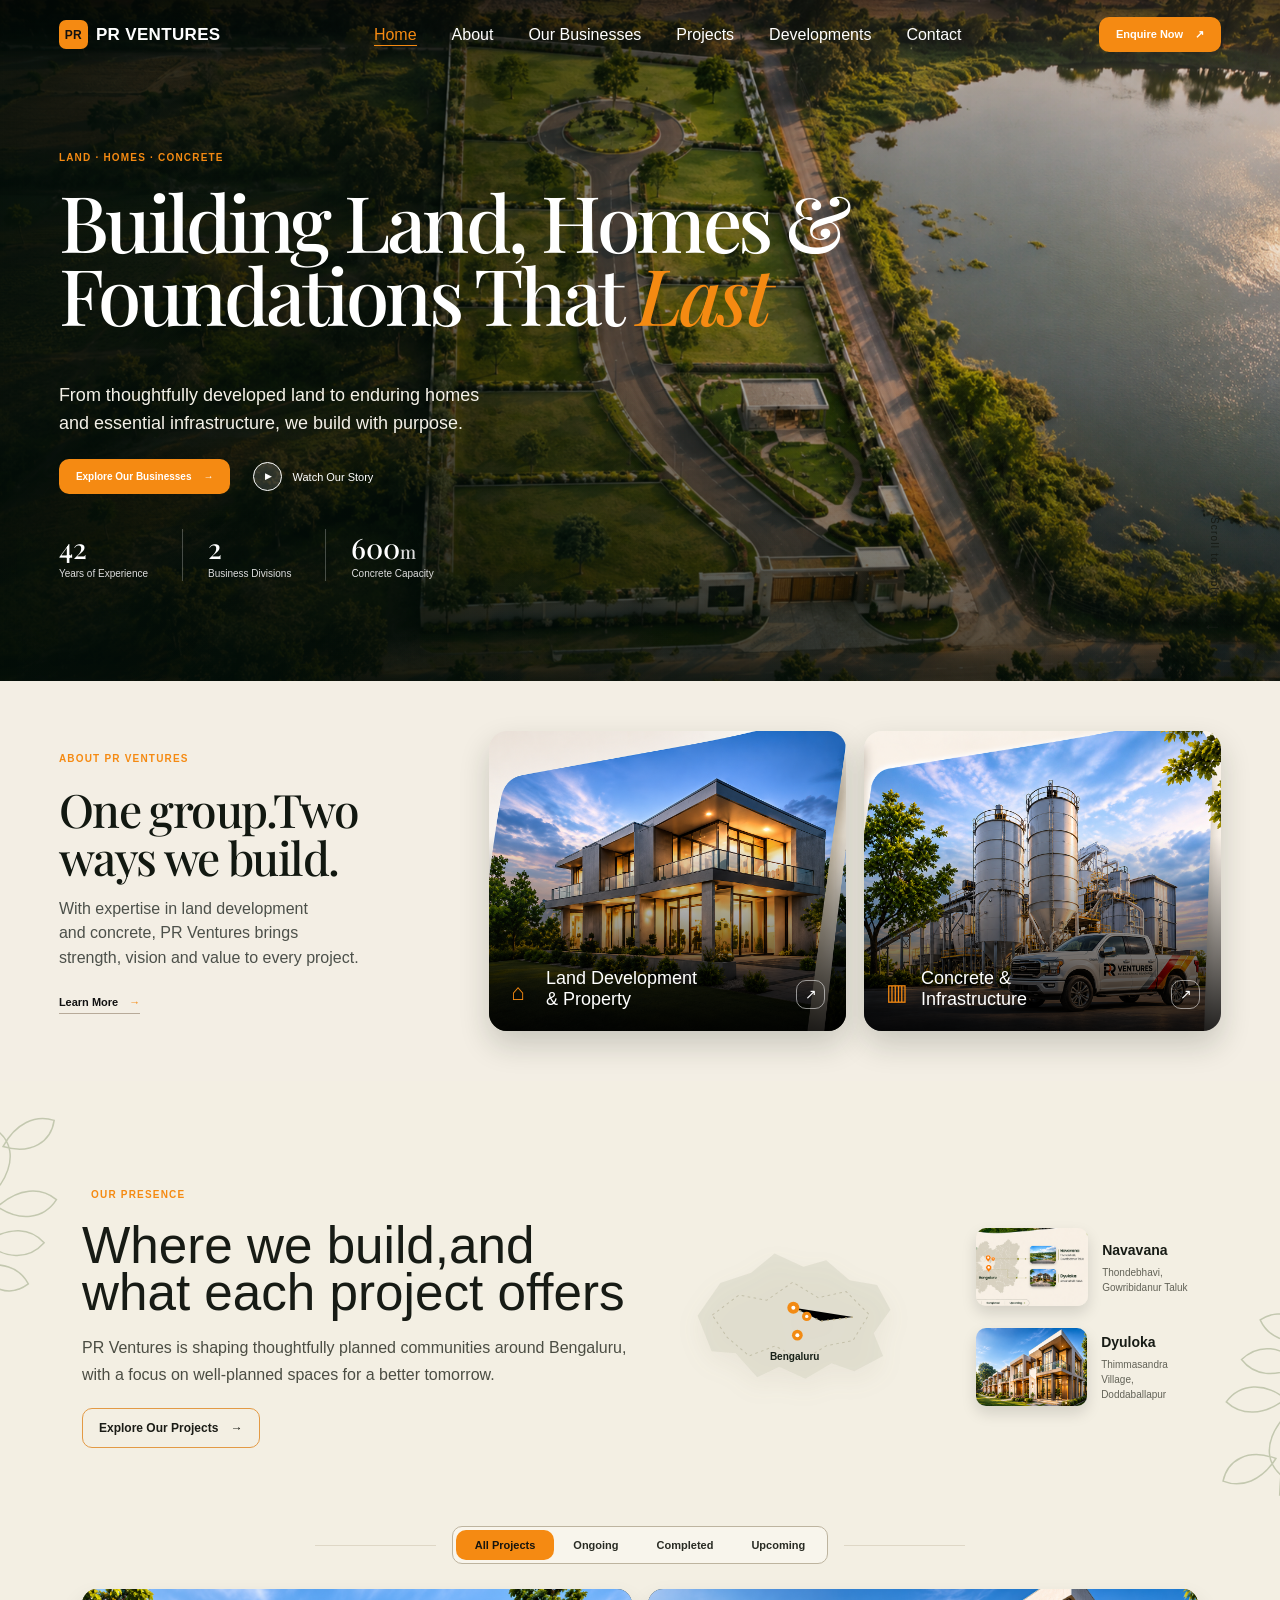
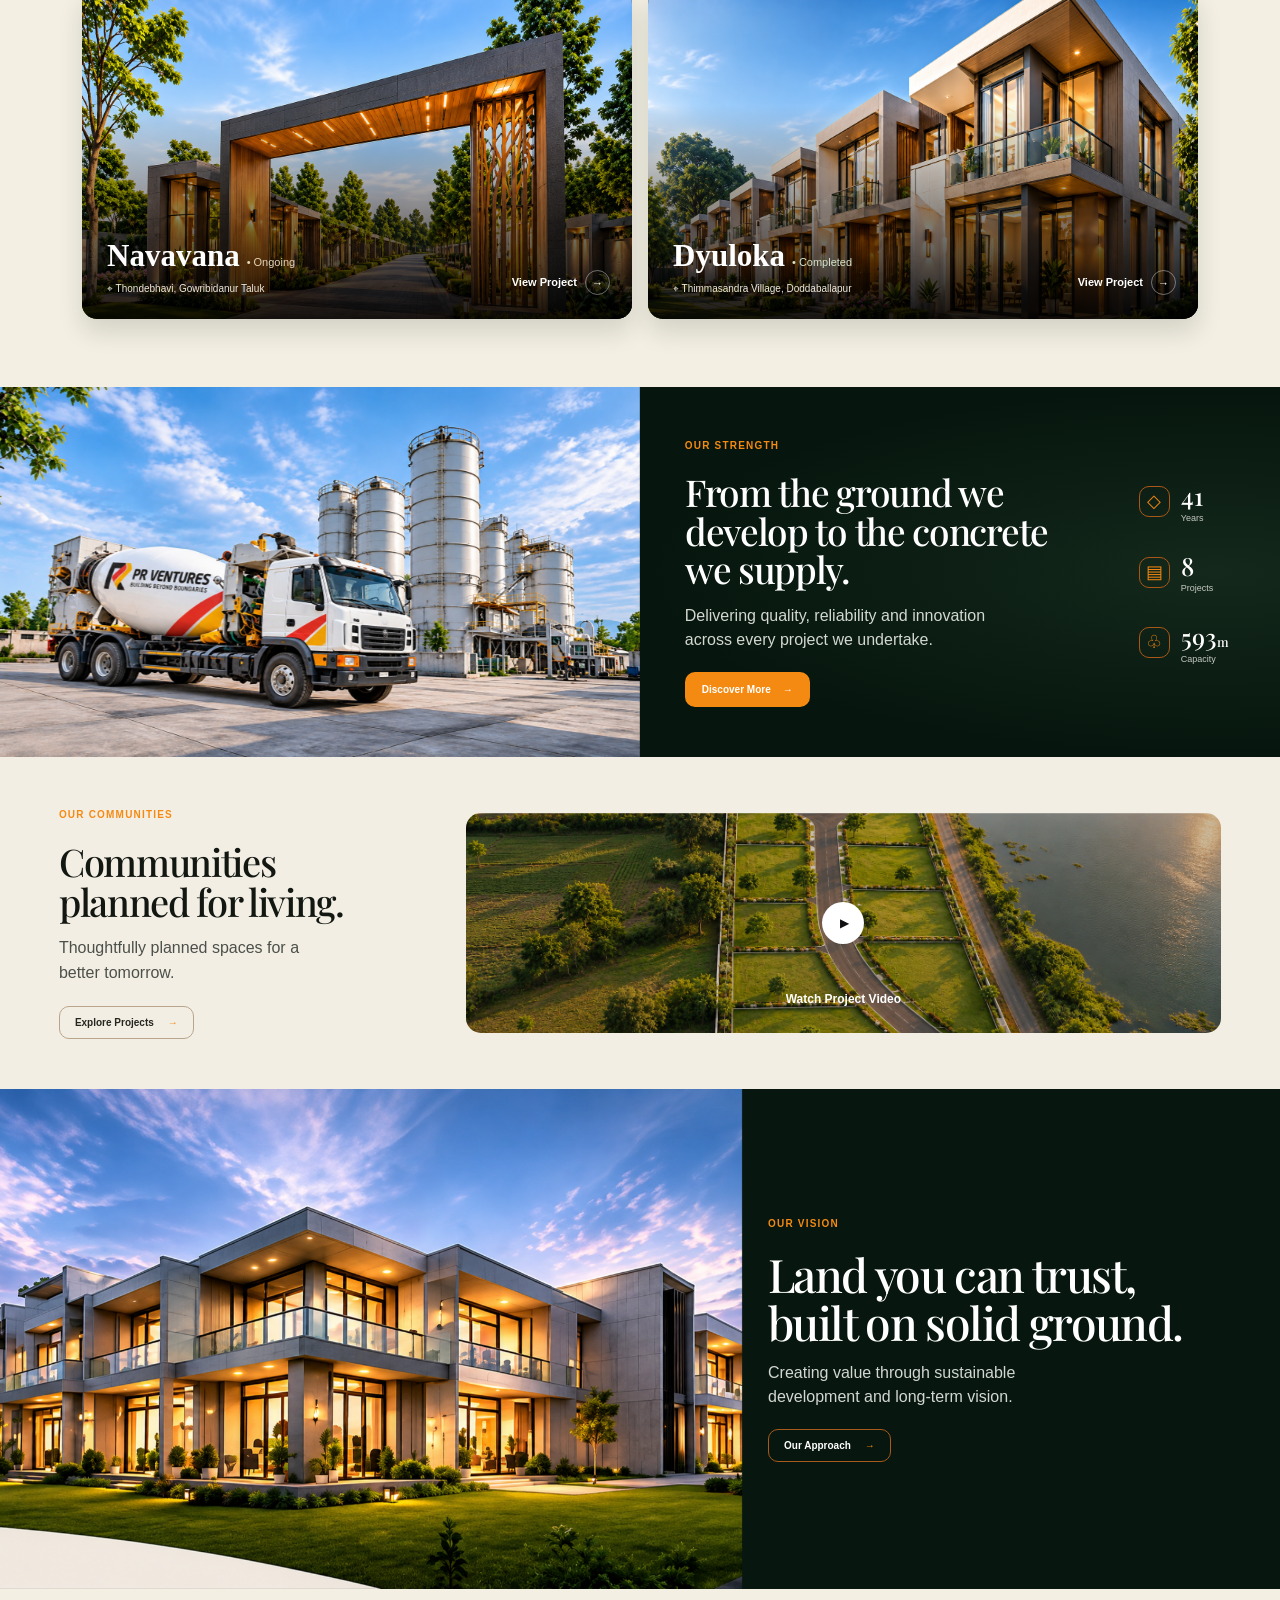
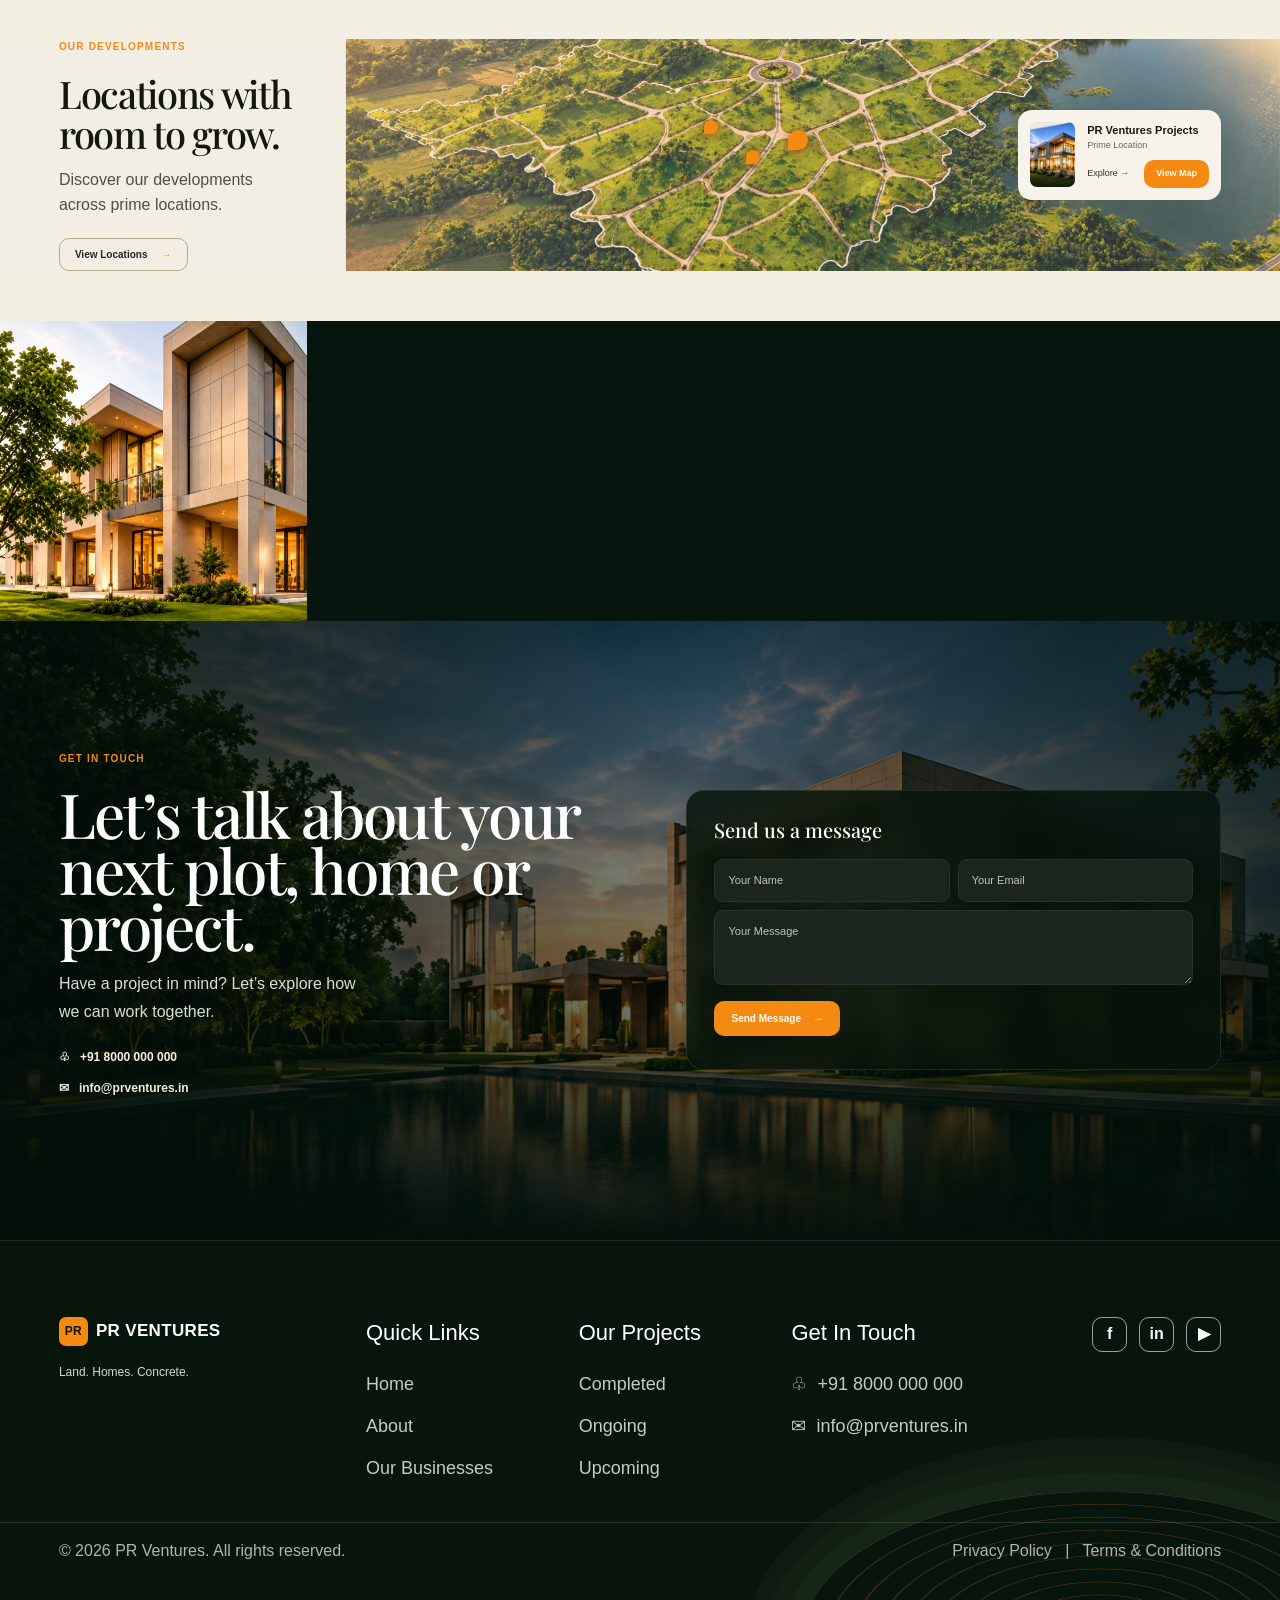
<file: index.html>
<!doctype html>
<html lang="en">
<head>
  <meta charset="utf-8">
  <meta name="viewport" content="width=device-width, initial-scale=1">
  <meta name="theme-color" content="#07170f">
  <meta name="description" content="PR Ventures — Land. Homes. Concrete.">
  <title>PR Ventures | Land. Homes. Concrete.</title>
  <link rel="preconnect" href="https://fonts.googleapis.com">
  <link rel="preconnect" href="https://fonts.gstatic.com" crossorigin>
  <link href="https://fonts.googleapis.com/css2?family=DM+Sans:wght@400;500;600;700&family=Playfair+Display:wght@400;500;600;700&display=swap" rel="stylesheet">
  <link href="https://cdn.jsdelivr.net/npm/bootstrap@5.3.3/dist/css/bootstrap.min.css" rel="stylesheet">
  <link rel="stylesheet" href="style.css">
</head>
<body>
<header class="site-header">
  <nav class="navbar navbar-expand-lg navbar-dark">
    <div class="container-fluid site-container">
      <a class="navbar-brand brand" href="#home"><span class="brand-mark">PR</span><span>PR VENTURES</span></a>
      <button class="navbar-toggler" type="button" data-bs-toggle="collapse" data-bs-target="#mainNav" aria-controls="mainNav" aria-expanded="false" aria-label="Toggle navigation"><span class="navbar-toggler-icon"></span></button>
      <div class="collapse navbar-collapse" id="mainNav">
        <ul class="navbar-nav mx-auto">
          <li class="nav-item"><a class="nav-link active" href="#home">Home</a></li>
          <li class="nav-item"><a class="nav-link" href="about-us.html">About</a></li>
          <li class="nav-item"><a class="nav-link" href="businesses.html">Our Businesses</a></li>
          <li class="nav-item"><a class="nav-link" href="projects.html">Projects</a></li>
          <li class="nav-item"><a class="nav-link" href="projects-development.html">Developments</a></li>
          <li class="nav-item"><a class="nav-link" href="contact.html">Contact</a></li>
        </ul>
        <a class="pill-btn nav-cta" href="contact.html">Enquire Now <span>↗</span></a>
      </div>
    </div>
  </nav>
</header>

<main>
  <section class="hero" id="home">
    <div class="hero-bg"></div><div class="hero-shade"></div>
    <div class="container-fluid site-container hero-content">
      <p class="eyebrow">LAND · HOMES · CONCRETE</p>
      <h1>Building Land, Homes &amp; Foundations That <em>Last</em></h1>
      <p class="hero-copy">From thoughtfully developed land to enduring homes<br class="desktop-only"> and essential infrastructure, we build with purpose.</p>
      <div class="hero-actions"><a class="pill-btn" href="#businesses">Explore Our Businesses <span>→</span></a><a class="story-link" href="#vision"><span class="play">▶</span> Watch Our Story</a></div>
      <div class="hero-stats">
        <div><strong>42</strong><span>Years of Experience</span></div>
        <div><strong>2</strong><span>Business Divisions</span></div>
        <div><strong>600<span class="unit">m</span></strong><span>Concrete Capacity</span></div>
      </div>
    </div>
    <div class="scroll-note">Scroll to explore <span>↓</span></div>
  </section>

  <section class="about-section light-section" id="about">
    <div class="container-fluid site-container">
      <div class="about-layout">
        <div class="section-intro">
          <p class="eyebrow">ABOUT PR VENTURES</p>
          <h2>One group.Two ways we build.</h2>
          <p>With expertise in land development<br>and concrete, PR Ventures brings<br>strength, vision and value to every project.</p>
          <a class="text-link" href="#vision">Learn More <span>→</span></a>
        </div>
        <div class="business-cards" id="businesses">
          <a class="business-card property-card" href="#projects">
            <div class="card-overlay"></div><div class="card-bottom"><span class="mini-icon">⌂</span><h3>Land Development<br>&amp; Property</h3><span class="round-arrow">↗</span></div>
          </a>
          <a class="business-card concrete-card" href="#strength">
            <div class="card-overlay"></div><div class="card-bottom"><span class="mini-icon">▥</span><h3>Concrete &amp;<br>Infrastructure</h3><span class="round-arrow">↗</span></div>
          </a>
        </div>
      </div>
    </div>
  </section>

  <section class="intro-section paper-section" id="project-intro">
    <img class="leaf leaf-left" src="assets/leaf-corner.svg" alt="">
    <img class="leaf leaf-right" src="assets/leaf-corner.svg" alt="">
    <div class="container">
      <div class="row align-items-center g-4 intro-row">
        <div class="col-lg-6 intro-copy">
          <p class="eyebrow"><span></span> OUR PRESENCE</p>
          <h2>Where we build,and what each project offers</h2>
          <p>PR Ventures is shaping thoughtfully planned communities around Bengaluru, with a focus on well-planned spaces for a better tomorrow.</p>
          <a class="btn btn-outline-orange" href="#projects">Explore Our Projects <span>→</span></a>
        </div>
        <div class="col-lg-6">
          <div class="presence-visual">
            <div class="bengaluru-map" aria-label="Illustrative map showing PR Ventures project locations around Bengaluru">
              <svg viewBox="0 0 460 260" role="img" aria-hidden="true">
                <path d="M68 128 102 79 148 64 183 35 226 55 260 45 295 75 336 82 356 119 331 154 345 188 302 211 268 199 229 222 190 204 157 220 125 184 89 181Z" fill="#d9d7c6" opacity=".6"/>
                <path d="M90 127 130 97 171 105 210 78 248 101 290 92 324 126 300 165 260 173 224 195 184 173 145 188 112 160Z" stroke="#c4c0aa" stroke-width="1.5" stroke-dasharray="4 5" fill="none"/>
                <path d="M212 116 252 136 300 130" stroke="#b4a77f" stroke-width="2" stroke-dasharray="3 6"/>
                <circle cx="211" cy="116" r="9" fill="#f28a13"/><circle cx="211" cy="116" r="3" fill="#fff"/>
                <circle cx="231" cy="129" r="7" fill="#f28a13"/><circle cx="231" cy="129" r="2.5" fill="#fff"/>
                <circle cx="217" cy="157" r="8" fill="#f28a13"/><circle cx="217" cy="157" r="3" fill="#fff"/>
                <text x="176" y="194" fill="#172018" font-size="15" font-weight="700">Bengaluru</text>
              </svg>
            </div>
            <div class="presence-list">
              <a href="#navavana" class="presence-item"><img src="assets/navavana-lake.jpg" alt="Green landscape at Navavana"><span><strong>Navavana</strong><small>Thondebhavi,<br>Gowribidanur Taluk</small></span></a>
              <a href="#dyuloka" class="presence-item"><img src="assets/dyuloka-villas.jpg" alt="Dyuloka residential development"><span><strong>Dyuloka</strong><small>Thimmasandra Village,<br>Doddaballapur</small></span></a>
            </div>
          </div>
        </div>
      </div>
    </div>
  </section>

  <section class="projects-overview paper-section" id="projects">
    <div class="container">
      <div class="filter-row" role="group" aria-label="Filter projects">
        <div class="filter-line"></div>
        <div class="project-filters">
          <button class="filter-btn active" data-filter="all" aria-pressed="true">All Projects</button>
          <button class="filter-btn" data-filter="ongoing" aria-pressed="false">Ongoing</button>
          <button class="filter-btn" data-filter="completed" aria-pressed="false">Completed</button>
          <button class="filter-btn" data-filter="upcoming" aria-pressed="false">Upcoming</button>
        </div>
        <div class="filter-line"></div>
      </div>
      <div class="row g-3 project-card-grid">
        <div class="col-md-6 project-card-wrap" data-category="ongoing">
          <a class="project-card" href="#navavana">
            <img src="assets/navavana-gate.jpg" alt="Navavana gated entrance and landscaped approach">
            <span class="card-shade"></span>
            <span class="project-card-copy"><span class="card-title">Navavana</span><span class="status status-ongoing">• Ongoing</span><small>⌖ Thondebhavi, Gowribidanur Taluk</small></span>
            <span class="view-project">View Project <b>→</b></span>
          </a>
        </div>
        <div class="col-md-6 project-card-wrap" data-category="completed">
          <a class="project-card" href="#dyuloka">
            <img src="assets/dyuloka-villas.jpg" alt="Dyuloka homes and community setting">
            <span class="card-shade"></span>
            <span class="project-card-copy"><span class="card-title">Dyuloka</span><span class="status status-completed">• Completed</span><small>⌖ Thimmasandra Village, Doddaballapur</small></span>
            <span class="view-project">View Project <b>→</b></span>
          </a>
        </div>
        <div class="col-12 no-projects" hidden>No projects are listed in this category at the moment.</div>
      </div>
    </div>
  </section>

  <section class="strength-section" id="strength">
    <div class="strength-photo"></div>
    <div class="strength-content">
      <div class="strength-copy"><p class="eyebrow">OUR STRENGTH</p><h2>From the ground we<br>develop to the concrete<br>we supply.</h2><p>Delivering quality, reliability and innovation<br>across every project we undertake.</p><a class="pill-btn" href="#about">Discover More <span>→</span></a></div>
      <div class="strength-numbers">
        <div><span class="line-icon">◇</span><strong>42</strong><small>Years</small></div>
        <div><span class="line-icon">▤</span><strong>9</strong><small>Projects</small></div>
        <div><span class="line-icon">♧</span><strong>600<span>m</span></strong><small>Capacity</small></div>
      </div>
    </div>
  </section>

  <section class="communities-section light-section" id="projects">
    <div class="container-fluid site-container communities-layout">
      <div class="section-intro"><p class="eyebrow">OUR COMMUNITIES</p><h2>Communities<br>planned for living.</h2><p>Thoughtfully planned spaces for a<br>better tomorrow.</p><a class="outline-btn" href="#developments">Explore Projects <span>→</span></a></div>
      <a class="community-video" href="#developments" aria-label="Watch project video"><span class="video-play">▶</span><span class="video-caption">Watch Project Video</span></a>
    </div>
  </section>

  <section class="vision-section" id="vision">
    <div class="vision-photo"></div><div class="vision-shade"></div>
    <div class="vision-copy"><p class="eyebrow">OUR VISION</p><h2>Land you can trust,<br>built on solid ground.</h2><p>Creating value through sustainable<br>development and long-term vision.</p><a class="dark-outline-btn" href="#about">Our Approach <span>→</span></a></div>
  </section>

  <section class="developments-section light-section" id="developments">
    <div class="developments-map"></div><div class="container-fluid site-container developments-content">
      <div class="section-intro"><p class="eyebrow">OUR DEVELOPMENTS</p><h2>Locations with<br>room to grow.</h2><p>Discover our developments<br>across prime locations.</p><a class="outline-btn" href="#contact">View Locations <span>→</span></a></div>
      <div class="map-pins"><i></i><i></i><i></i></div>
      <div class="project-popover"><div class="project-thumb"></div><div><strong>PR Ventures Projects</strong><small>Prime Location</small><div class="popover-actions"><a href="#projects">Explore →</a><a class="pill-btn" href="#contact">View Map</a></div></div></div>
    </div>
  </section>

  <section class="faq-section" id="faq">
    <div class="faq-photo"></div><div class="faq-copy"><p class="eyebrow">FAQ</p><h2>Questions? We're<br>here to help.</h2><p>Find answers to common questions about our<br>projects and services.</p><a class="dark-outline-btn" href="#contact">View All FAQs <span>→</span></a></div>
    <div class="faq-list">
      <div class="faq-item"><button class="faq-question" aria-expanded="false">What types of projects do you undertake? <span>+</span></button><div class="faq-answer">We work across land development, residential communities, concrete supply and infrastructure.</div></div>
      <div class="faq-item"><button class="faq-question" aria-expanded="false">Where are your projects located? <span>+</span></button><div class="faq-answer">Get in touch with our team for information about current and upcoming project locations.</div></div>
      <div class="faq-item"><button class="faq-question" aria-expanded="false">Do you provide ready-mix concrete? <span>+</span></button><div class="faq-answer">Our concrete and infrastructure division supports project requirements with dependable supply.</div></div>
      <div class="faq-item"><button class="faq-question" aria-expanded="false">How can I get in touch with your team? <span>+</span></button><div class="faq-answer">Send us a message using the enquiry form and our team will get back to you.</div></div>
    </div>
  </section>

  <section class="contact-section" id="contact">
    <div class="contact-bg"></div><div class="contact-shade"></div>
    <div class="container-fluid site-container contact-layout">
      <div class="contact-copy"><p class="eyebrow">GET IN TOUCH</p><h2>Let’s talk about your<br>next plot, home or<br>project.</h2><p>Have a project in mind? Let’s explore how we can work together.</p><a href="tel:+918000000000" class="contact-detail">♧ &nbsp; +91 8000 000 000</a><a href="mailto:info@prventures.in" class="contact-detail">✉ &nbsp; info@prventures.in</a></div>
      <form class="contact-form" id="enquiryForm"><h3>Send us a message</h3><div class="row g-2"><div class="col-6"><input class="form-control" name="name" placeholder="Your Name" required></div><div class="col-6"><input class="form-control" name="email" type="email" placeholder="Your Email" required></div><div class="col-12"><textarea class="form-control" name="message" placeholder="Your Message" rows="3" required></textarea></div><div class="col-12"><button class="pill-btn" type="submit">Send Message <span>→</span></button><p class="form-note" id="formNote" aria-live="polite"></p></div></div></form>
    </div>
  </section>
</main>

<footer class="site-footer">
  <div class="container-fluid site-container footer-main">
    <div class="footer-brand"><a class="brand" href="#home"><span class="brand-mark">PR</span><span>PR VENTURES</span></a><p>Land. Homes. Concrete.</p></div>
    <div><h4>Quick Links</h4><a href="#home">Home</a><a href="#about">About</a><a href="#businesses">Our Businesses</a></div>
    <div><h4>Our Projects</h4><a href="#projects">Completed</a><a href="#projects">Ongoing</a><a href="#developments">Upcoming</a></div>
    <div><h4>Get In Touch</h4><a href="tel:+918000000000">♧ &nbsp;+91 8000 000 000</a><a href="mailto:info@prventures.in">✉ &nbsp;info@prventures.in</a></div>
    <div class="socials"><a href="#" aria-label="Facebook">f</a><a href="#" aria-label="LinkedIn">in</a><a href="#" aria-label="YouTube">▶</a></div>
  </div>
  <div class="footer-bottom container-fluid site-container"><span>© 2026 PR Ventures. All rights reserved.</span><span><a href="#">Privacy Policy</a> &nbsp; | &nbsp; <a href="#">Terms &amp; Conditions</a></span></div>
</footer>
<button class="back-top" id="backTop" aria-label="Back to top">↑</button>
<script src="https://cdn.jsdelivr.net/npm/bootstrap@5.3.3/dist/js/bootstrap.bundle.min.js"></script>
<script src="script.js"></script>
<script src="projects.js"></script>

</body>
</html>
</file>
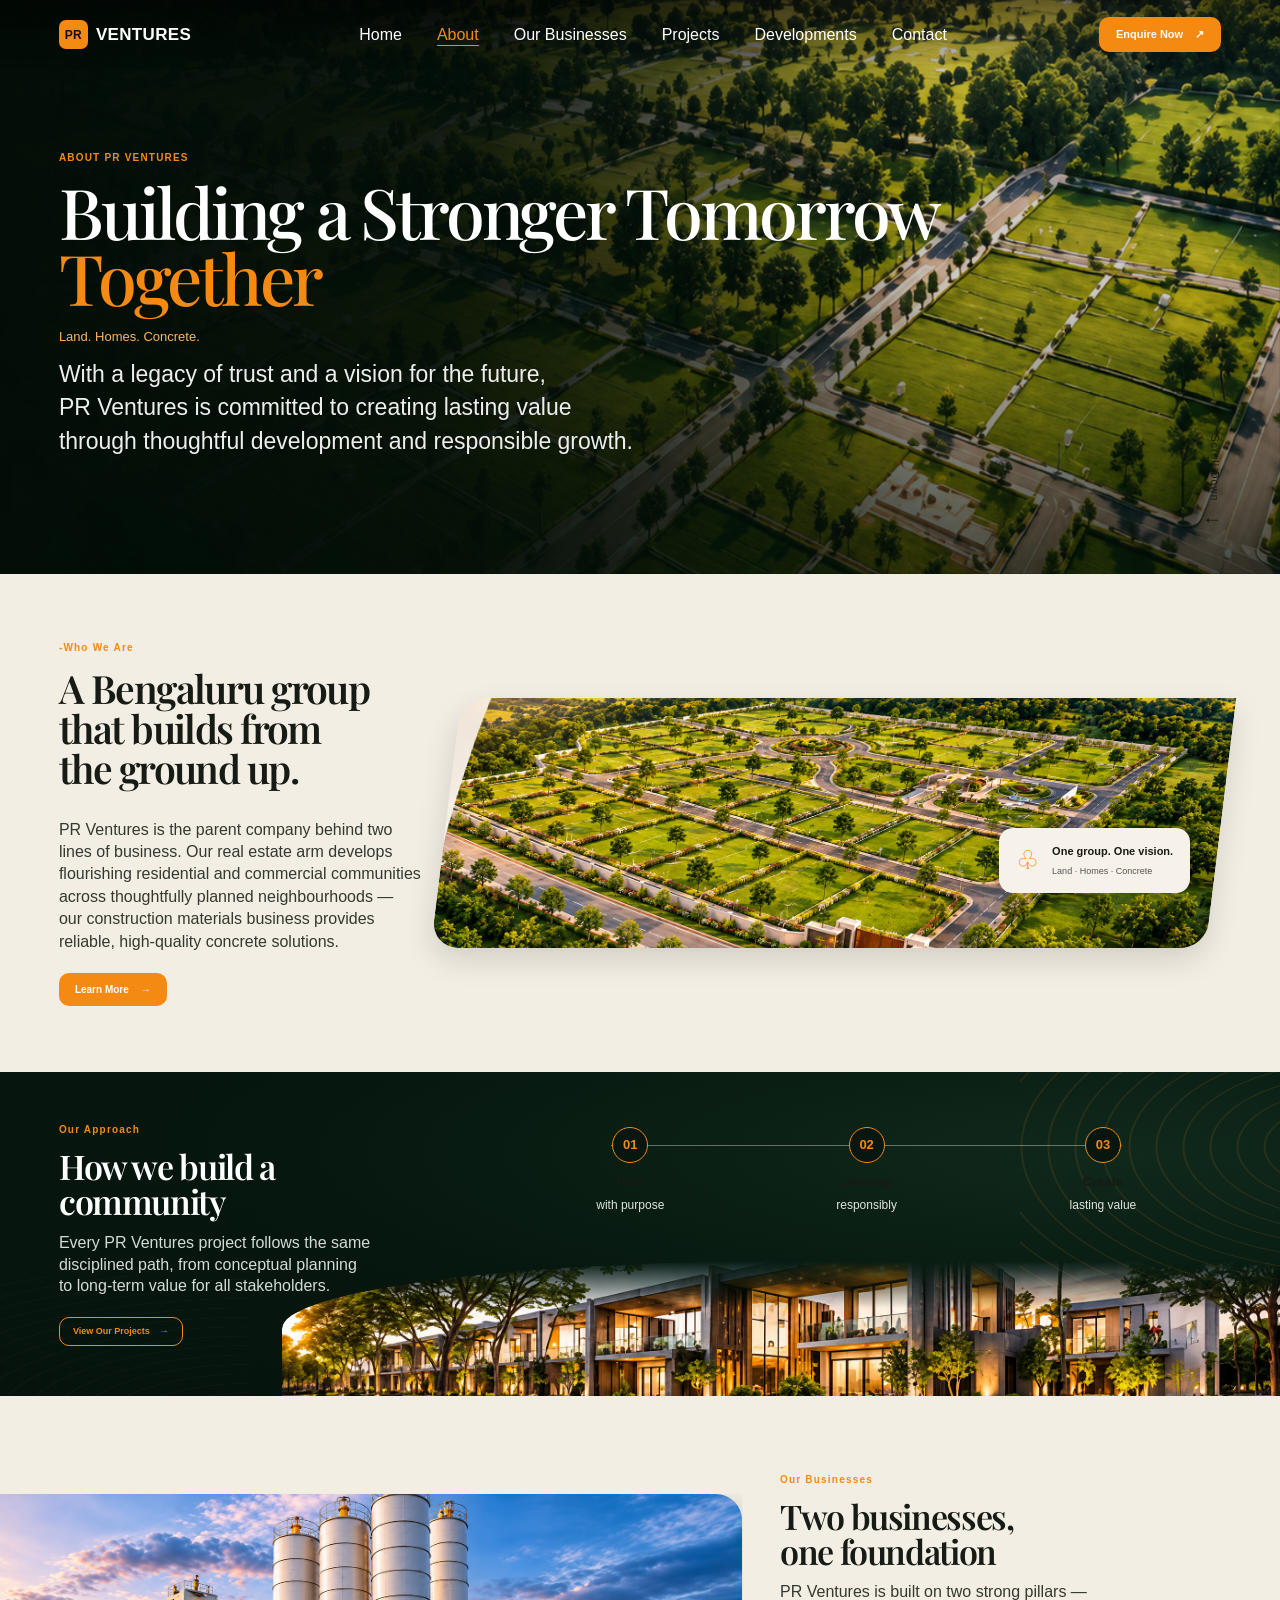
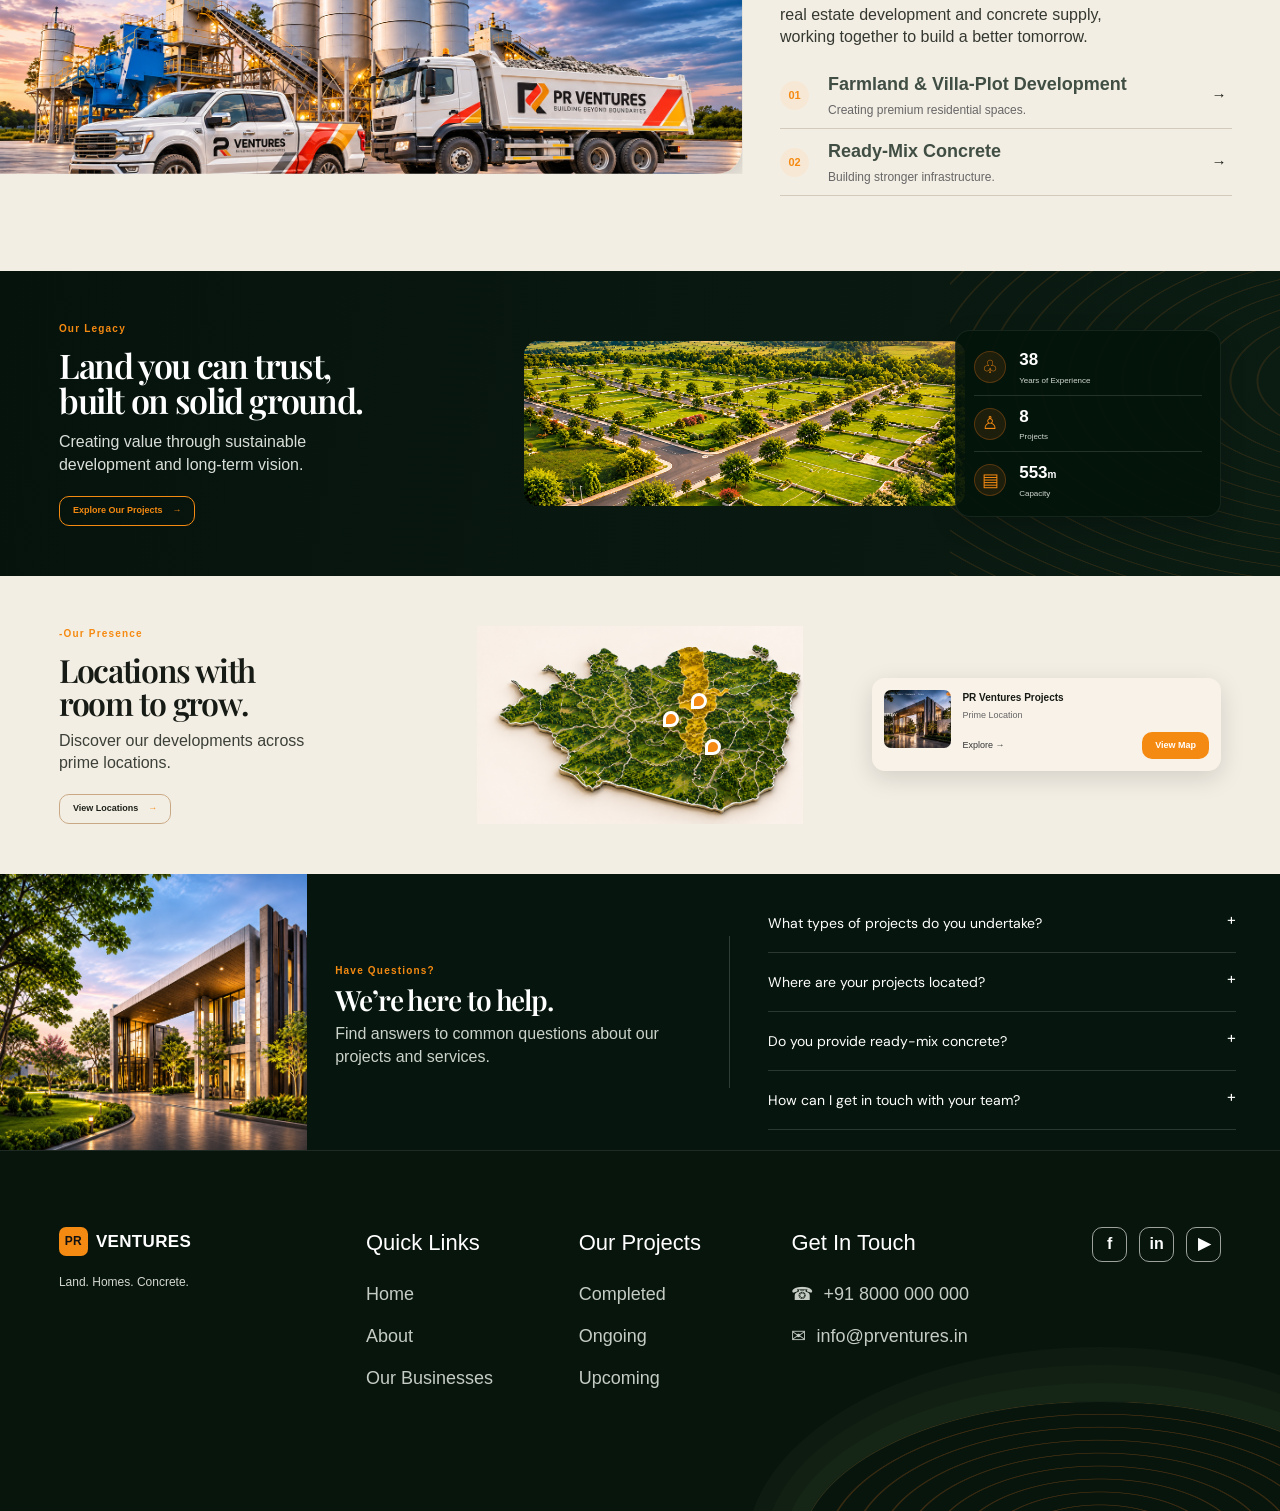
<file: about-us.html>
<!doctype html>
<html lang="en">
<head>
  <meta charset="utf-8">
  <meta name="viewport" content="width=device-width, initial-scale=1">
  <meta name="theme-color" content="#07170f">
  <title>About Us | PR Ventures</title>
  <link rel="preconnect" href="https://fonts.googleapis.com">
  <link rel="preconnect" href="https://fonts.gstatic.com" crossorigin>
  <link href="https://fonts.googleapis.com/css2?family=DM+Sans:wght@400;500;600;700&family=Playfair+Display:wght@400;500;600;700&display=swap" rel="stylesheet">
  <link href="https://cdn.jsdelivr.net/npm/bootstrap@5.3.3/dist/css/bootstrap.min.css" rel="stylesheet">
  <link rel="stylesheet" href="style.css">
</head>
<body>
<header class="site-header">
  <nav class="navbar navbar-expand-lg navbar-dark">
    <div class="container-fluid site-container">
      <a class="navbar-brand brand" href="index.html"><span class="brand-mark">PR</span><span>VENTURES</span></a>
      <button class="navbar-toggler" type="button" data-bs-toggle="collapse" data-bs-target="#mainNav" aria-controls="mainNav" aria-expanded="false" aria-label="Toggle navigation"><span class="navbar-toggler-icon"></span></button>
      <div class="collapse navbar-collapse" id="mainNav">
        <ul class="navbar-nav mx-auto">
          <li class="nav-item"><a class="nav-link" href="index.html">Home</a></li>
          <li class="nav-item"><a class="nav-link active" href="about-us.html">About</a></li>
          <li class="nav-item"><a class="nav-link" href="businesses.html">Our Businesses</a></li>
          <li class="nav-item"><a class="nav-link" href="projects.html">Projects</a></li>
          <li class="nav-item"><a class="nav-link" href="projects-development.html">Developments</a></li>
          <li class="nav-item"><a class="nav-link" href="contact.html">Contact</a></li>
        </ul>
        <a class="pill-btn nav-cta" href="contact.html">Enquire Now <span>↗</span></a>
      </div>
    </div>
  </nav>
</header>

<main>
  <section class="about-hero">
    <div class="hero-image"></div><div class="hero-overlay"></div>
    <div class="container-fluid site-container hero-inner">
      <p class="eyebrow">ABOUT PR VENTURES</p>
         <h1>Building a Stronger Tomorrow <em>Together</em></h1>
      <p class="hero-tagline">Land. Homes. Concrete.</p>
      <p class="hero-description">With a legacy of trust and a vision for the future,<br>PR Ventures is committed to creating lasting value<br>through thoughtful development and responsible growth.</p>
      
    </div>
    <div class="scroll-note">Scroll Down <span>↓</span></div>
  </section>

  <section class="who-section cream-section">
    <div class="container-fluid site-container who-layout">
      <div class="who-copy">
        <p class="eyebrow">-Who We Are</p>
        <h2>A Bengaluru group<br>that builds from<br>the ground up.</h2>
        <p>PR Ventures is the parent company behind two<br class="wide-only"> lines of business. Our real estate arm develops<br class="wide-only"> flourishing residential and commercial communities<br class="wide-only"> across thoughtfully planned neighbourhoods —<br class="wide-only"> our construction materials business provides<br class="wide-only"> reliable, high-quality concrete solutions.</p>
        <a class="pill-btn" href="#approach">Learn More <span>→</span></a>
      </div>
      <div class="who-visual">
        <div class="aerial-image"></div>
        <div class="vision-chip"><span class="chip-icon">♧</span><span><strong>One group. One vision.</strong><small>Land · Homes · Concrete</small></span></div>
      </div>
    </div>
  </section>

  <section class="approach-section" id="approach">
    <div class="contour contour-one"></div><div class="contour contour-two"></div>
    <div class="container-fluid site-container approach-inner">
      <div class="approach-copy">
        <p class="eyebrow">Our Approach</p>
        <h2>How we build a<br>community</h2>
        <p>Every PR Ventures project follows the same<br class="wide-only"> disciplined path, from conceptual planning<br class="wide-only"> to long-term value for all stakeholders.</p>
        <a class="outline-orange" href="index.html#projects">View Our Projects <span>→</span></a>
      </div>
      <div class="steps">
        <div class="step"><span>01</span><strong>Plan</strong><small>with purpose</small></div>
        <div class="step"><span>02</span><strong>Develop</strong><small>responsibly</small></div>
        <div class="step"><span>03</span><strong>Create</strong><small>lasting value</small></div>
      </div>
      <div class="approach-homes"></div>
    </div>
  </section>

  <section class="business-section cream-section">
    <div class="concrete-visual"></div>
    <div class="business-copy">
      <p class="eyebrow">Our Businesses</p>
      <h2>Two businesses,<br>one foundation</h2>
      <p>PR Ventures is built on two strong pillars —<br class="wide-only"> real estate development and concrete supply,<br class="wide-only"> working together to build a better tomorrow.</p>
      <a class="business-row" href="index.html#businesses"><span>01</span><span><strong>Farmland &amp; Villa-Plot Development</strong><small>Creating premium residential spaces.</small></span><b>→</b></a>
      <a class="business-row" href="index.html#businesses"><span>02</span><span><strong>Ready-Mix Concrete</strong><small>Building stronger infrastructure.</small></span><b>→</b></a>
    </div>
  </section>

  <section class="legacy-section">
    <div class="contour legacy-contour"></div>
    <div class="container-fluid site-container legacy-layout">
      <div class="legacy-copy">
        <p class="eyebrow">Our Legacy</p>
        <h2>Land you can trust,<br>built on solid ground.</h2>
        <p>Creating value through sustainable<br>development and long-term vision.</p>
        <a class="outline-orange" href="index.html#projects">Explore Our Projects <span>→</span></a>
      </div>
      <div class="legacy-image"></div>
      <div class="legacy-stats">
        <div><span class="stat-icon">♧</span><span><strong>42</strong><small>Years of Experience</small></span></div>
        <div><span class="stat-icon">♙</span><span><strong>9</strong><small>Projects</small></span></div>
        <div><span class="stat-icon">▤</span><span><strong>600 <i>m</i></strong><small>Capacity</small></span></div>
      </div>
    </div>
  </section>

  <section class="presence-section cream-section" id="presence">
    <div class="container-fluid site-container presence-layout">
      <div class="presence-copy">
        <p class="eyebrow">-Our Presence</p>
        <h2>Locations with<br>room to grow.</h2>
        <p>Discover our developments across<br>prime locations.</p>
        <a class="outline-light" href="index.html#developments">View Locations <span>→</span></a>
      </div>
      <div class="map-art"><div class="map-pin pin-a"></div><div class="map-pin pin-b"></div><div class="map-pin pin-c"></div></div>
      <div class="location-card"><div class="location-thumb"></div><div class="location-info"><strong>PR Ventures Projects</strong><small>Prime Location</small><div><a href="index.html#projects">Explore →</a><a class="pill-btn" href="index.html#developments">View Map</a></div></div></div>
    </div>
  </section>

  <section class="faq-section">
    <div class="faq-image"></div>
    <div class="faq-intro"><p class="eyebrow">Have Questions?</p><h2>We’re here to help.</h2><p>Find answers to common questions about our<br class="wide-only"> projects and services.</p></div>
    <div class="faq-list">
      <div class="faq-item"><button class="faq-question" aria-expanded="false">What types of projects do you undertake?<span>+</span></button><div class="faq-answer">Our work spans planned land development, residential communities, ready-mix concrete and construction infrastructure.</div></div>
      <div class="faq-item"><button class="faq-question" aria-expanded="false">Where are your projects located?<span>+</span></button><div class="faq-answer">Our team can share details about current developments and upcoming locations. Contact us to learn more.</div></div>
      <div class="faq-item"><button class="faq-question" aria-expanded="false">Do you provide ready-mix concrete?<span>+</span></button><div class="faq-answer">Yes. Our concrete business supports construction requirements with reliable ready-mix concrete solutions.</div></div>
      <div class="faq-item"><button class="faq-question" aria-expanded="false">How can I get in touch with your team?<span>+</span></button><div class="faq-answer">Use the contact details below or send an enquiry through our website.</div></div>
    </div>
  </section>
</main>

<footer class="site-footer" id="contact">
  <div class="container-fluid site-container footer-main">
    <div class="footer-brand"><a class="brand" href="index.html"><span class="brand-mark">PR</span><span>VENTURES</span></a><p>Land. Homes. Concrete.</p></div>
    <div><h4>Quick Links</h4><a href="index.html">Home</a><a href="about-us.html">About</a><a href="index.html#businesses">Our Businesses</a></div>
    <div><h4>Our Projects</h4><a href="index.html#projects">Completed</a><a href="index.html#projects">Ongoing</a><a href="index.html#developments">Upcoming</a></div>
    <div><h4>Get In Touch</h4><a href="tel:+918000000000">☎ &nbsp;+91 8000 000 000</a><a href="mailto:info@prventures.in">✉ &nbsp;info@prventures.in</a></div>
    <div class="socials"><a href="#" aria-label="Facebook">f</a><a href="#" aria-label="LinkedIn">in</a><a href="#" aria-label="YouTube">▶</a></div>
  </div>
  <div class="footer-bottom container-fluid site-container"><span>© 2026 PR Ventures. All rights reserved.</span><span><a href="#">Privacy Policy</a> &nbsp; | &nbsp; <a href="#">Terms &amp; Conditions</a></span></div>
</footer>
<button class="back-top" id="backTop" aria-label="Back to top">↑</button>
<script src="https://cdn.jsdelivr.net/npm/bootstrap@5.3.3/dist/js/bootstrap.bundle.min.js"></script>
<script src="about.js"></script>
</body>
</html>
</file>
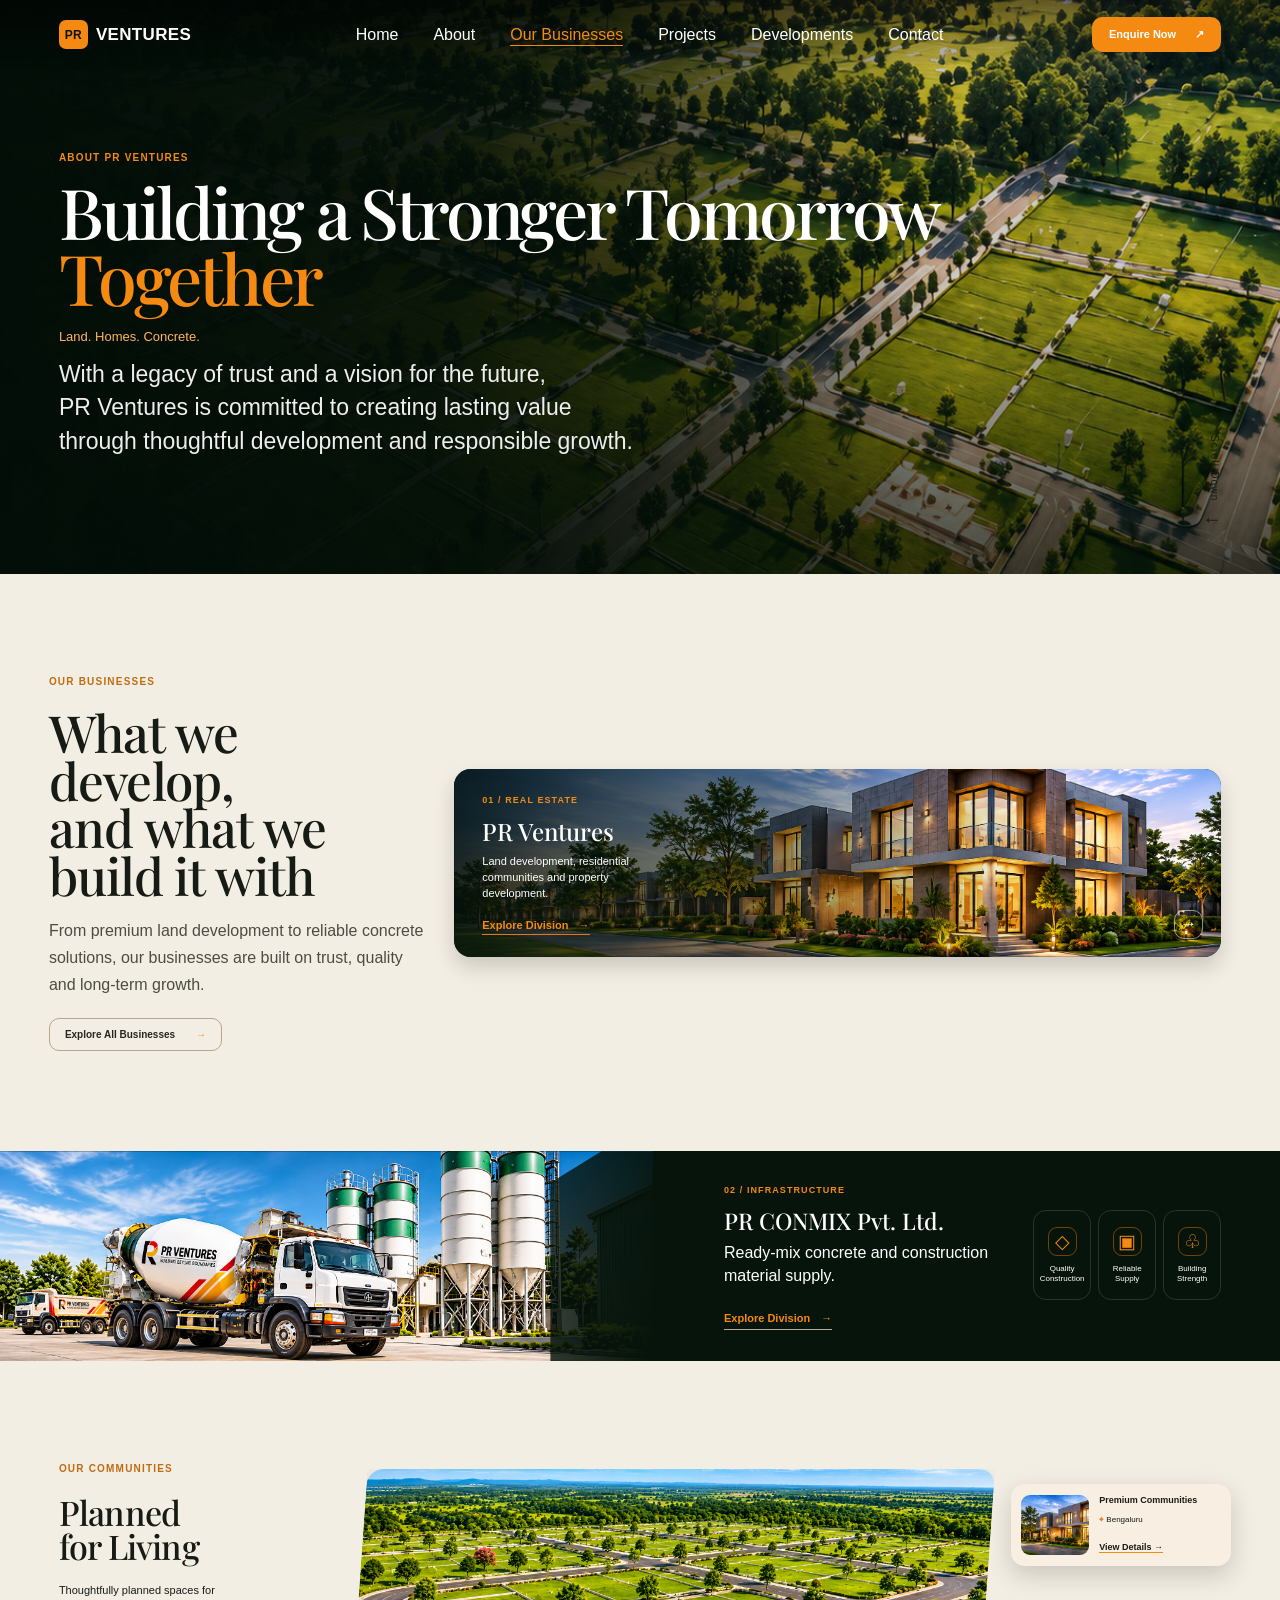
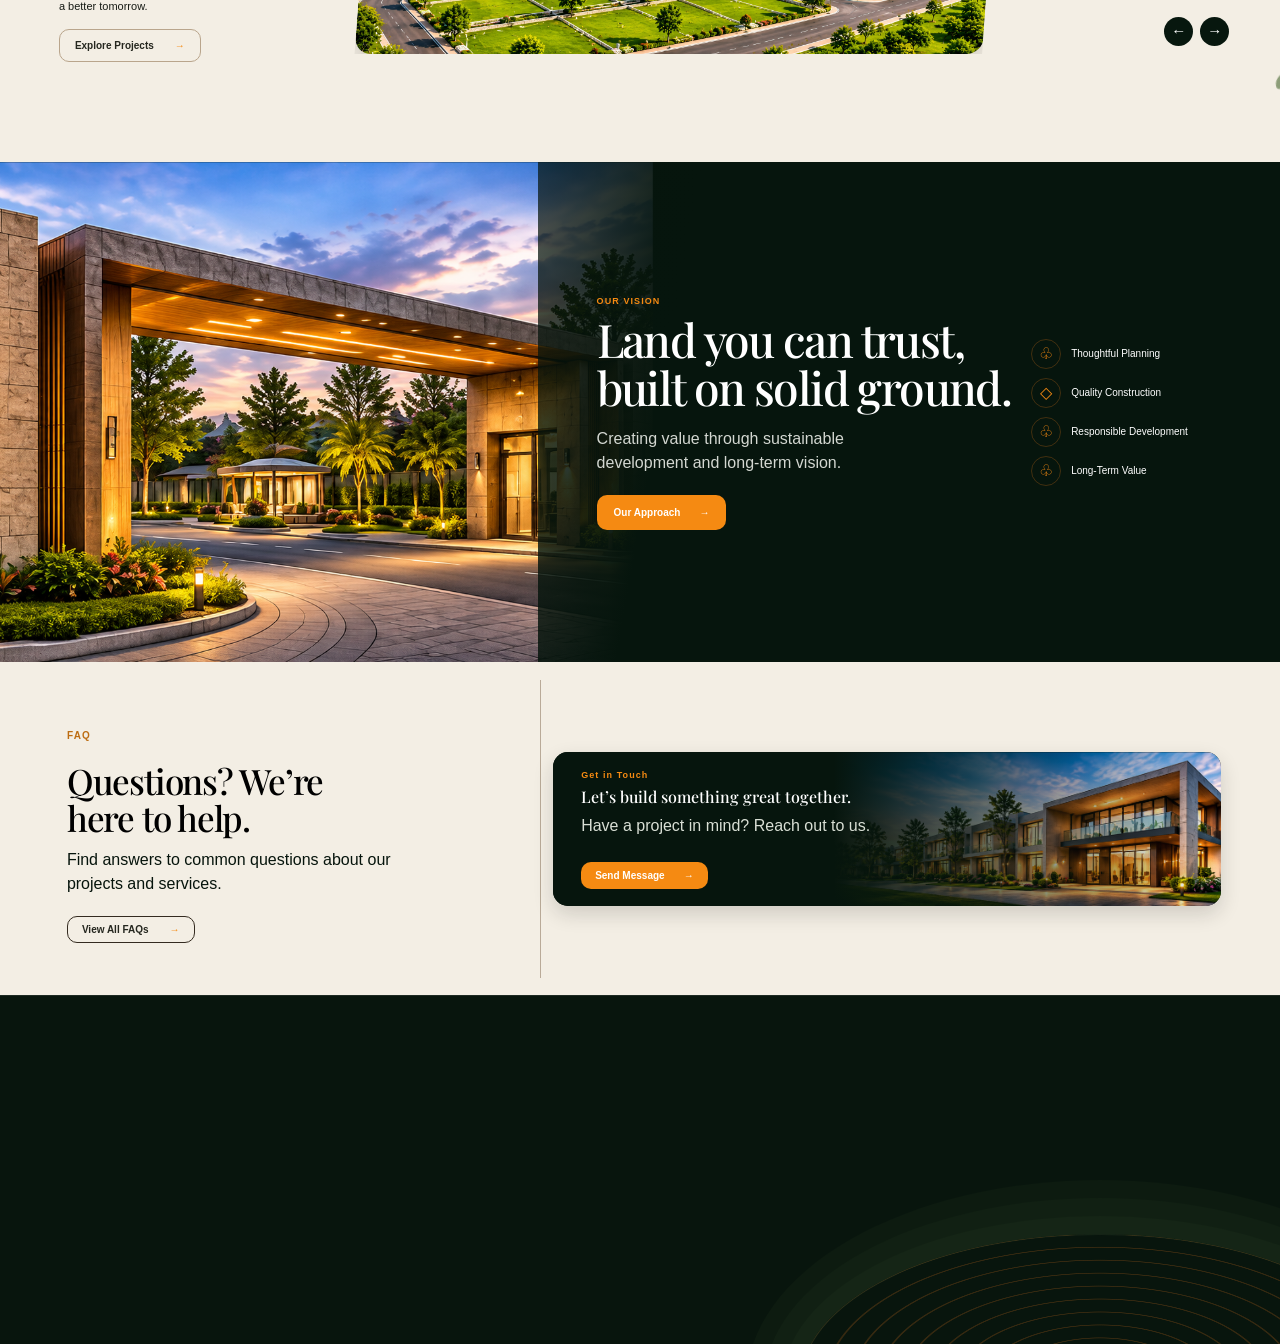
<file: businesses.html>
<!doctype html>
<html lang="en">
<head>
  <meta charset="utf-8">
  <meta name="viewport" content="width=device-width, initial-scale=1">
  <meta name="description" content="PR Ventures — Land. Homes. Concrete. Building for a Better Tomorrow.">
  <title>Our Businesses | PR Ventures</title>
  <link rel="preconnect" href="https://fonts.googleapis.com">
  <link rel="preconnect" href="https://fonts.gstatic.com" crossorigin>
  <link href="https://fonts.googleapis.com/css2?family=DM+Sans:wght@400;500;600;700&family=Playfair+Display:wght@400;500;600&display=swap" rel="stylesheet">
  <link href="https://cdn.jsdelivr.net/npm/bootstrap@5.3.3/dist/css/bootstrap.min.css" rel="stylesheet">
  <link rel="stylesheet" href="businesses.css">
  <link rel="stylesheet" href="style.css">
</head>
<body>
<header class="site-header">
  <nav class="navbar navbar-expand-lg navbar-dark">
    <div class="container-fluid site-container">
      <a class="navbar-brand brand" href="index.html"><span class="brand-mark">PR</span><span>VENTURES</span></a>
      <button class="navbar-toggler" type="button" data-bs-toggle="collapse" data-bs-target="#mainNav" aria-controls="mainNav" aria-expanded="false" aria-label="Toggle navigation"><span class="navbar-toggler-icon"></span></button>
      <div class="collapse navbar-collapse" id="mainNav">
        <ul class="navbar-nav mx-auto">
          <li class="nav-item"><a class="nav-link" href="index.html">Home</a></li>
          <li class="nav-item"><a class="nav-link" href="about-us.html">About</a></li>
          <li class="nav-item"><a class="nav-link active" href="businesses.html">Our Businesses</a></li>
          <li class="nav-item"><a class="nav-link" href="projects.html">Projects</a></li>
          <li class="nav-item"><a class="nav-link" href="projects-development.html">Developments</a></li>
          <li class="nav-item"><a class="nav-link" href="contact.html">Contact</a></li>
        </ul>
        <a class="pill-btn nav-cta" href="contact.html">Enquire Now <span>↗</span></a>
      </div>
    </div>
  </nav>
</header>

  <main>
    <section class="about-hero">
    <div class="hero-image"></div><div class="hero-overlay"></div>
    <div class="container-fluid site-container hero-inner">
      <p class="eyebrow">ABOUT PR VENTURES</p>
         <h1>Building a Stronger Tomorrow <em>Together</em></h1>
      <p class="hero-tagline">Land. Homes. Concrete.</p>
      <p class="hero-description">With a legacy of trust and a vision for the future,<br>PR Ventures is committed to creating lasting value<br>through thoughtful development and responsible growth.</p>
      
    </div>
    <div class="scroll-note">Scroll Down <span>↓</span></div>
  </section>
    

    <section class="business-intro cream-section">
      <div class="container-fluid site-container">
        <div class="row align-items-center g-4">
          <div class="col-lg-4 intro-copy reveal">
            <div class="eyebrow dark">OUR BUSINESSES <i></i></div>
            <h2>What we develop,<br>and what we build it with</h2>
            <p>From premium land development to reliable concrete solutions, our businesses are built on trust, quality and long-term growth.</p>
            <a class="outline-btn" href="#divisions">Explore All Businesses <span>→</span></a>
          </div>
          <div class="col-lg-8 reveal">
            <article class="real-card photo-card">
              <img src="assets/real-estate.jpg" alt="Contemporary luxury residential development">
              <div class="photo-vignette"></div>
              <div class="real-card-copy">
                <div class="eyebrow orange">01 / REAL ESTATE</div>
                <h3>PR Ventures</h3>
                <p>Land development, residential<br>communities and property<br>development.</p>
                <a href="#communities">Explore Division <span>→</span></a>
              </div>
              <a class="round-arrow" href="#communities" aria-label="Explore real estate">→</a>
            </article>
          </div>
        </div>
      </div>
      <span class="leaf leaf-left">❧</span>
    </section>

    <section class="conmix-section" id="divisions">
      <div class="conmix-image"></div>
      <div class="conmix-shape"></div>
      <div class="container-fluid site-container conmix-content">
        <div class="conmix-text reveal">
          <div class="eyebrow orange">02 / INFRASTRUCTURE <i></i></div>
          <h2>PR CONMIX Pvt. Ltd.</h2>
          <p>Ready-mix concrete and construction<br>material supply.</p>
          <a class="text-link" href="#vision">Explore Division <span>→</span></a>
        </div>
        <div class="feature-list reveal">
          <div class="feature"><span>◇</span><small>Quality<br>Construction</small></div>
          <div class="feature"><span>▣</span><small>Reliable<br>Supply</small></div>
          <div class="feature"><span>♧</span><small>Building<br>Strength</small></div>
        </div>
      </div>
    </section>

    <section class="communities cream-section" id="communities">
      <div class="container-fluid site-container">
        <div class="row align-items-center">
          <div class="col-lg-3 community-copy reveal">
            <div class="eyebrow dark">OUR COMMUNITIES <i></i></div>
            <h2>Planned<br>for Living</h2>
            <p>Thoughtfully planned spaces for<br>a better tomorrow.</p>
            <a class="outline-btn" href="#contact">Explore Projects <span>→</span></a>
          </div>
          <div class="col-lg-9 community-visual reveal">
            <img class="community-img" src="assets/planned-community.jpg" alt="Aerial view of a planned residential community">
            <div class="community-detail">
              <img src="assets/real-estate.jpg" alt="">
              <div><strong>Premium Communities</strong><small> <b>⌖</b> Bengaluru</small><a href="#contact">View Details <span>→</span></a></div>
            </div>
            <div class="slider-arrows"><button type="button" aria-label="Previous">←</button><button type="button" aria-label="Next">→</button></div>
          </div>
        </div>
      </div>
      <span class="leaf leaf-right">❧</span>
    </section>

    <section class="vision-section" id="vision">
      <div class="vision-image"></div>
      <div class="vision-dark"></div>
      <div class="container-fluid site-container vision-content">
        <div class="vision-copy reveal">
          <div class="eyebrow orange">OUR VISION</div>
          <h2>Land you can trust,<br>built on solid ground.</h2>
          <p>Creating value through sustainable<br>development and long-term vision.</p>
          <a class="pill-btn" href="#contact">Our Approach <span>→</span></a>
        </div>
        <div class="vision-points reveal">
          <div><span>♧</span>Thoughtful Planning</div>
          <div><span>◇</span>Quality Construction</div>
          <div><span>♧</span>Responsible Development</div>
          <div><span>♧</span>Long-Term Value</div>
        </div>
      </div>
    </section>

    <section class="faq-contact cream-section" id="contact">
      <div class="container-fluid site-container">
        <div class="row align-items-center">
          <div class="col-lg-5 faq-copy reveal">
            <div class="eyebrow dark">FAQ</div>
            <h2 class="business_faq_3">Questions? We’re<br>here to help.</h2>
            <p>Find answers to common questions about our<br>projects and services.</p>
            <a class="outline-btn muted" href="#footer">View All FAQs <span>→</span></a>
          </div>
          <div class="col-lg-7 reveal">
            <div class="contact-card">
              <img src="assets/contact-building.jpg" alt="Modern PR Ventures residential building">
              <div class="contact-overlay"></div>
              <div class="contact-copy"><div class="eyebrow orange">Get in Touch</div><h3>Let’s build something great together.</h3><p>Have a project in mind? Reach out to us.</p><a class="pill-btn" href="mailto:info@prventures.in">Send Message <span>→</span></a></div>
            </div>
          </div>
        </div>
      </div>
    </section>
  </main>

<footer class="site-footer">
  <div class="container-fluid site-container footer-main">
    <div class="footer-brand"><a class="brand" href="#home"><span class="brand-mark">PR</span><span>PR VENTURES</span></a><p>Land. Homes. Concrete.</p></div>
    <div><h4>Quick Links</h4><a href="#home">Home</a><a href="#about">About</a><a href="#businesses">Our Businesses</a></div>
    <div><h4>Our Projects</h4><a href="#projects">Completed</a><a href="#projects">Ongoing</a><a href="#developments">Upcoming</a></div>
    <div><h4>Get In Touch</h4><a href="tel:+918000000000">♧ &nbsp;+91 8000 000 000</a><a href="mailto:info@prventures.in">✉ &nbsp;info@prventures.in</a></div>
    <div class="socials"><a href="#" aria-label="Facebook">f</a><a href="#" aria-label="LinkedIn">in</a><a href="#" aria-label="YouTube">▶</a></div>
  </div>
  <div class="footer-bottom container-fluid site-container"><span>© 2026 PR Ventures. All rights reserved.</span><span><a href="#">Privacy Policy</a> &nbsp; | &nbsp; <a href="#">Terms &amp; Conditions</a></span></div>
</footer>

  <script src="https://cdn.jsdelivr.net/npm/bootstrap@5.3.3/dist/js/bootstrap.bundle.min.js"></script>
  <script src="businesses.js"></script>
</body>
</html>
</file>
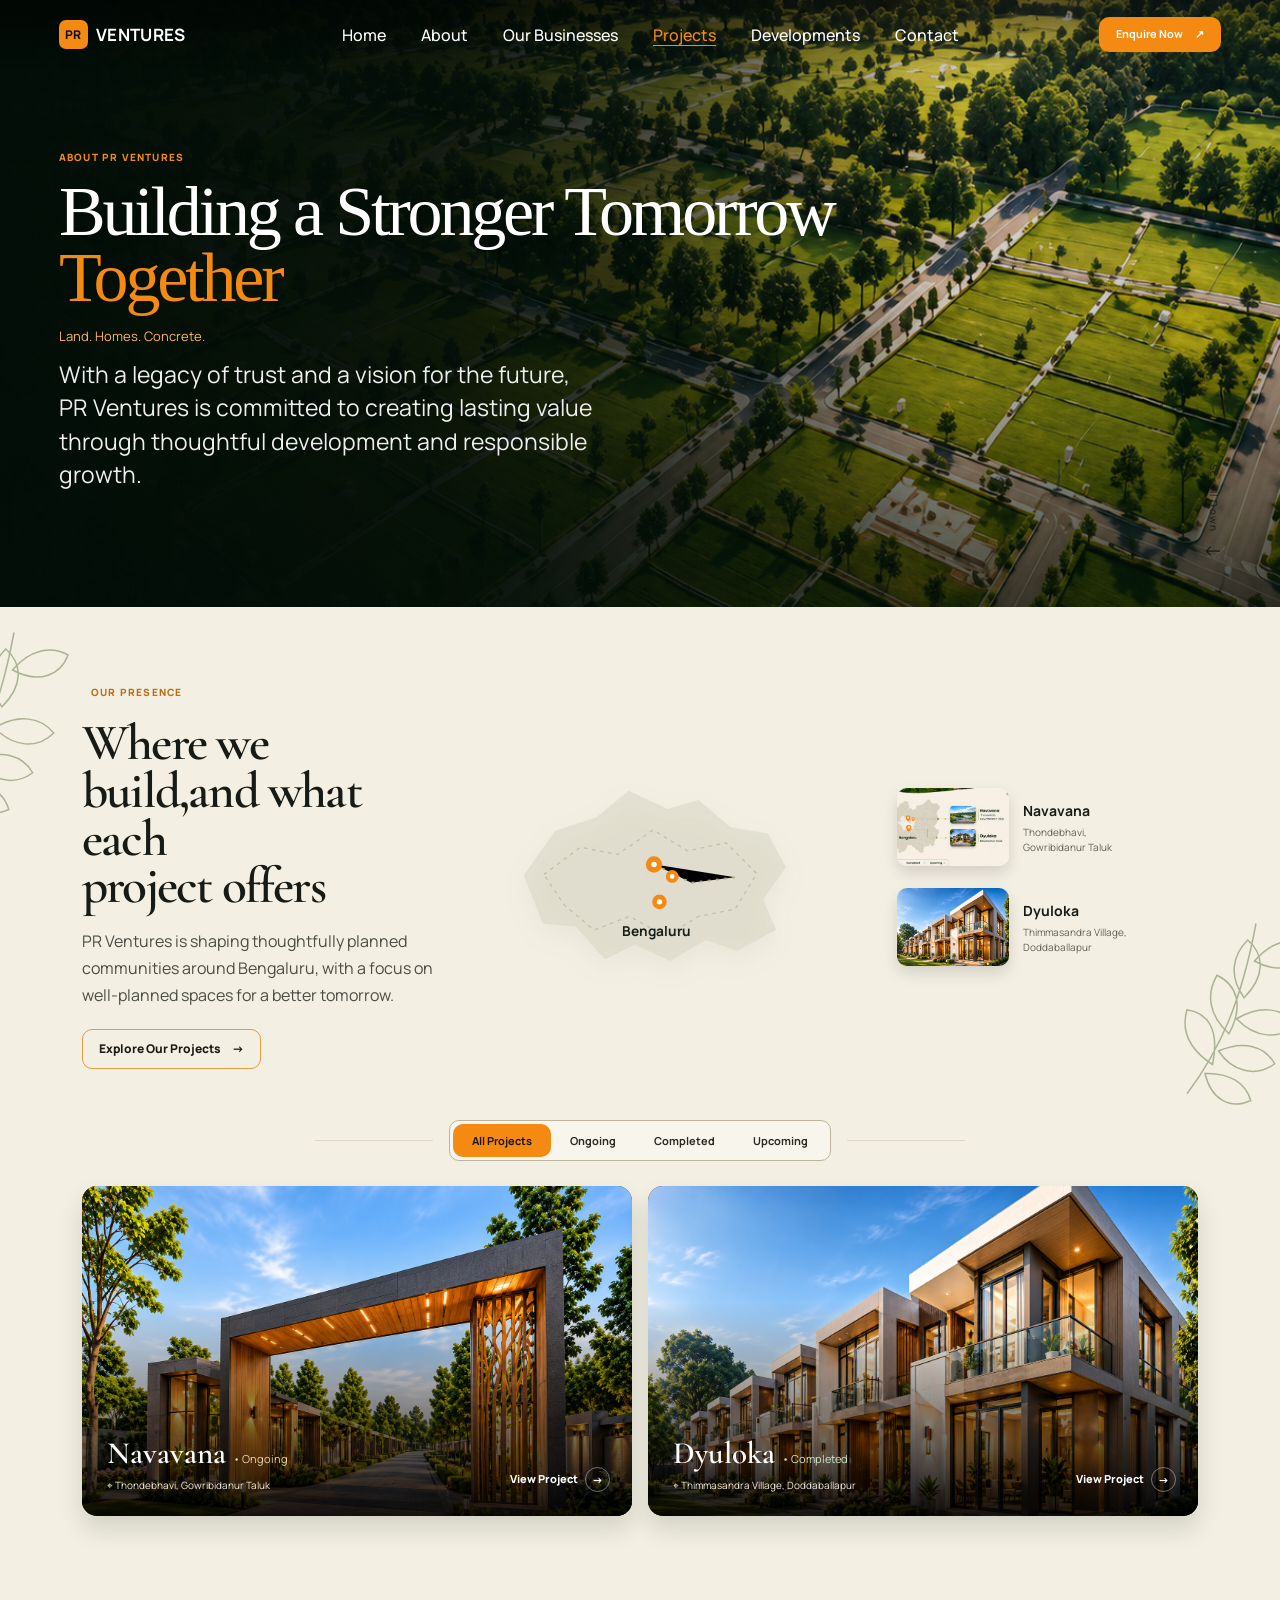
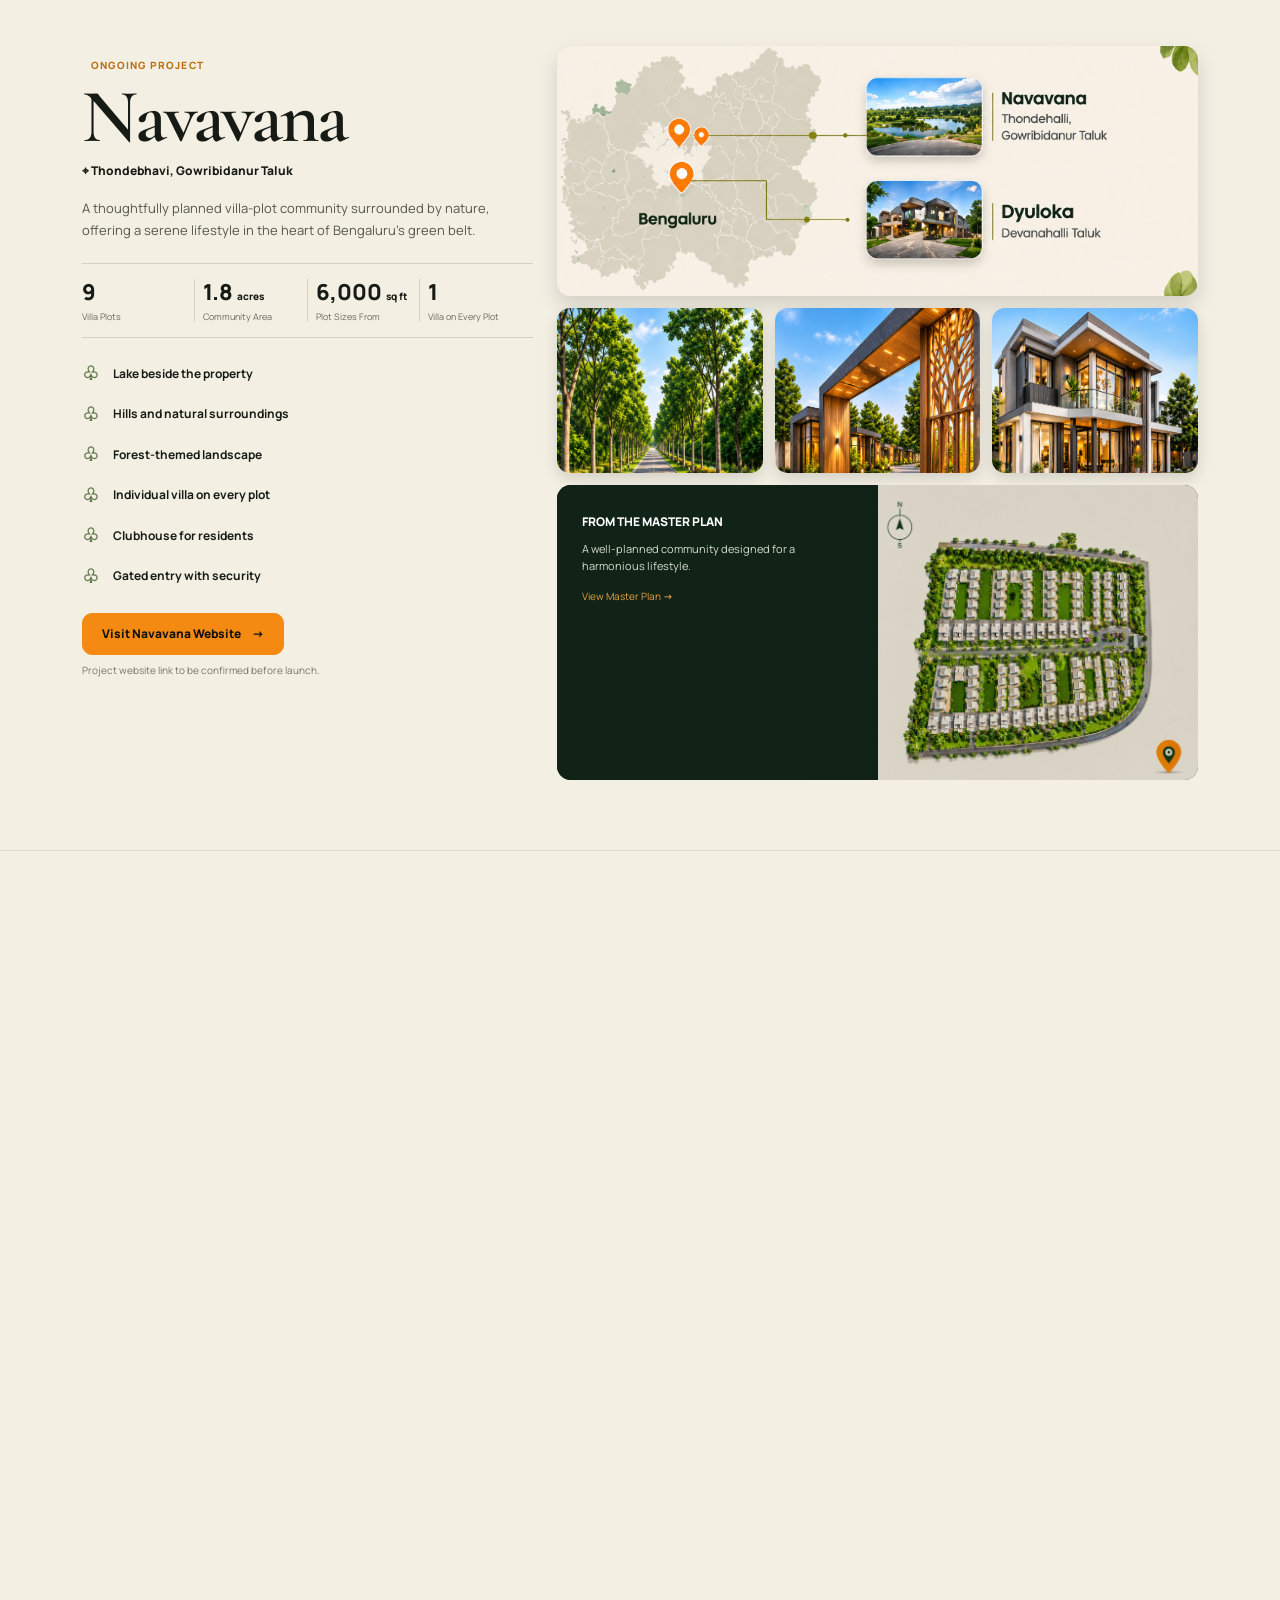
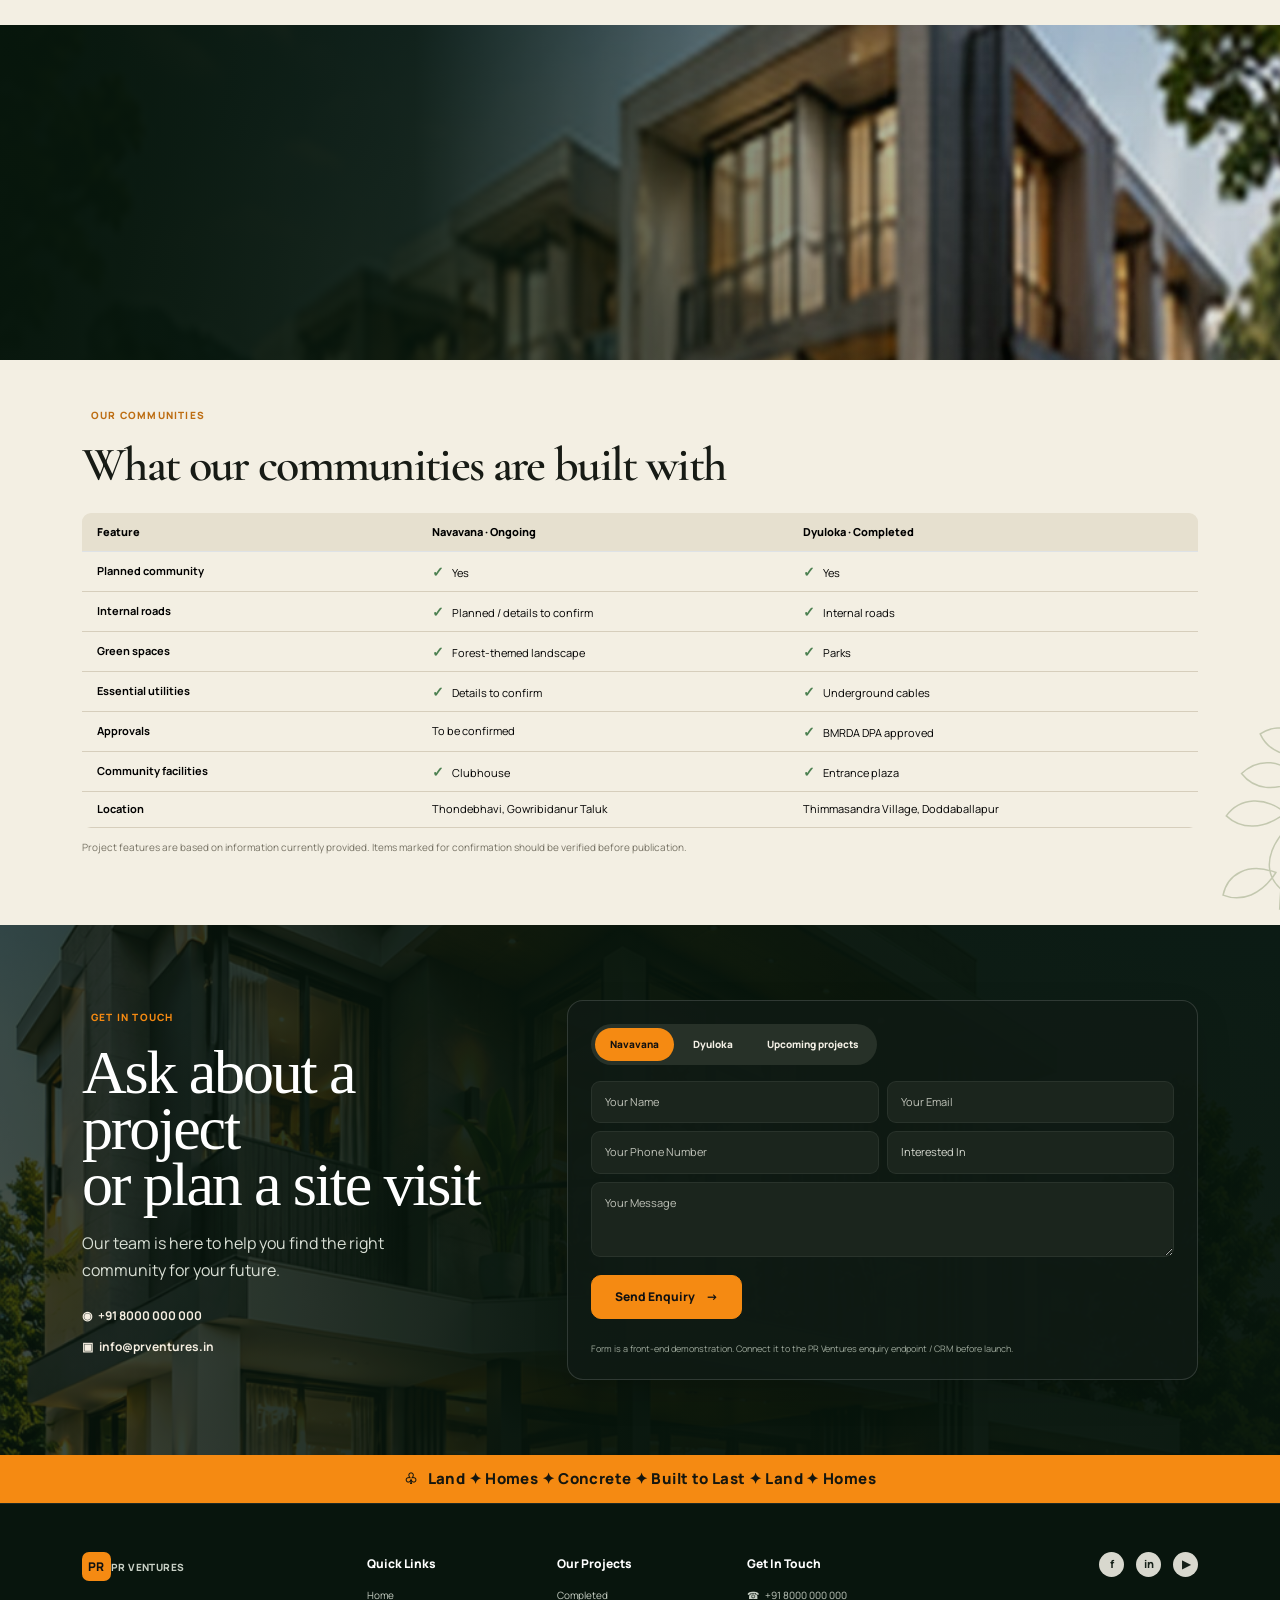
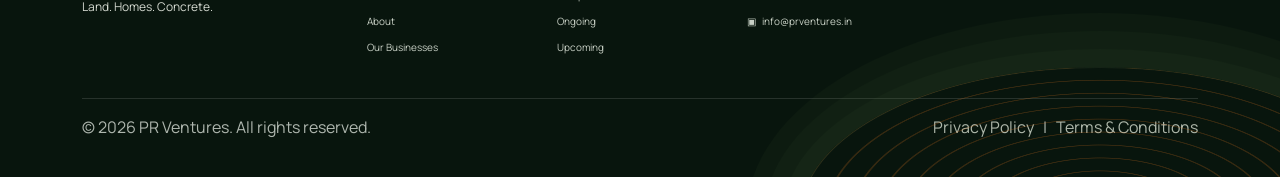
<file: projects.html>
<!doctype html>
<html lang="en">
<head>
  <meta charset="utf-8">
  <meta name="viewport" content="width=device-width, initial-scale=1">
  <meta name="description" content="Explore PR Ventures' ongoing and completed gated farmland and villa-plot communities around Bengaluru.">
  <title>Our Projects | PR Ventures</title>
  <link rel="preconnect" href="https://fonts.googleapis.com">
  <link rel="preconnect" href="https://fonts.gstatic.com" crossorigin>
  <link href="https://fonts.googleapis.com/css2?family=Cormorant+Garamond:wght@500;600;700&family=Manrope:wght@400;500;600;700;800&display=swap" rel="stylesheet">
  <link href="https://cdn.jsdelivr.net/npm/bootstrap@5.3.3/dist/css/bootstrap.min.css" rel="stylesheet">
  <link rel="stylesheet" href="projects.css">
  <link rel="stylesheet" href="style.css">
</head>
<body>
<header class="site-header">
  <nav class="navbar navbar-expand-lg navbar-dark">
    <div class="container-fluid site-container">
      <a class="navbar-brand brand" href="index.html"><span class="brand-mark">PR</span><span>VENTURES</span></a>
      <button class="navbar-toggler" type="button" data-bs-toggle="collapse" data-bs-target="#mainNav" aria-controls="mainNav" aria-expanded="false" aria-label="Toggle navigation"><span class="navbar-toggler-icon"></span></button>
      <div class="collapse navbar-collapse" id="mainNav">
        <ul class="navbar-nav mx-auto">
          <li class="nav-item"><a class="nav-link" href="index.html">Home</a></li>
          <li class="nav-item"><a class="nav-link " href="about-us.html">About</a></li>
          <li class="nav-item"><a class="nav-link" href="businesses.html">Our Businesses</a></li>
          <li class="nav-item"><a class="nav-link active" href="projects.html">Projects</a></li>
          <li class="nav-item"><a class="nav-link" href="projects-development.html">Developments</a></li>
          <li class="nav-item"><a class="nav-link" href="contact.html">Contact</a></li>
        </ul>
        <a class="pill-btn nav-cta" href="contact.html">Enquire Now <span>↗</span></a>
      </div>
    </div>
  </nav>
</header>
<main>
 <section class="about-hero">
    <div class="hero-image"></div><div class="hero-overlay"></div>
    <div class="container-fluid site-container hero-inner">
      <p class="eyebrow">ABOUT PR VENTURES</p>
         <h1>Building a Stronger Tomorrow <em>Together</em></h1>
      <p class="hero-tagline">Land. Homes. Concrete.</p>
      <p class="hero-description">With a legacy of trust and a vision for the future,<br>PR Ventures is committed to creating lasting value<br>through thoughtful development and responsible growth.</p>
      
    </div>
    <div class="scroll-note">Scroll Down <span>↓</span></div>
  </section>


  <section class="intro-section paper-section" id="project-intro">
    <img class="leaf leaf-left" src="assets/leaf-corner.svg" alt="">
    <img class="leaf leaf-right" src="assets/leaf-corner.svg" alt="">
    <div class="container">
      <div class="row align-items-center g-4 intro-row">
        <div class="col-lg-4 intro-copy">
          <p class="eyebrow dark"><span></span> OUR PRESENCE</p>
          <h2>Where we build,and what each<br>project offers</h2>
          <p>PR Ventures is shaping thoughtfully planned communities around Bengaluru, with a focus on well-planned spaces for a better tomorrow.</p>
          <a class="btn btn-outline-orange" href="#projects">Explore Our Projects <span>→</span></a>
        </div>
        <div class="col-lg-8">
          <div class="presence-visual">
            <div class="bengaluru-map" aria-label="Illustrative map showing PR Ventures project locations around Bengaluru">
              <svg viewBox="0 0 460 260" role="img" aria-hidden="true">
                <path d="M68 128 102 79 148 64 183 35 226 55 260 45 295 75 336 82 356 119 331 154 345 188 302 211 268 199 229 222 190 204 157 220 125 184 89 181Z" fill="#d9d7c6" opacity=".6"/>
                <path d="M90 127 130 97 171 105 210 78 248 101 290 92 324 126 300 165 260 173 224 195 184 173 145 188 112 160Z" stroke="#c4c0aa" stroke-width="1.5" stroke-dasharray="4 5" fill="none"/>
                <path d="M212 116 252 136 300 130" stroke="#b4a77f" stroke-width="2" stroke-dasharray="3 6"/>
                <circle cx="211" cy="116" r="9" fill="#f28a13"/><circle cx="211" cy="116" r="3" fill="#fff"/>
                <circle cx="231" cy="129" r="7" fill="#f28a13"/><circle cx="231" cy="129" r="2.5" fill="#fff"/>
                <circle cx="217" cy="157" r="8" fill="#f28a13"/><circle cx="217" cy="157" r="3" fill="#fff"/>
                <text x="176" y="194" fill="#172018" font-size="15" font-weight="700">Bengaluru</text>
              </svg>
            </div>
            <div class="presence-list">
              <a href="#navavana" class="presence-item"><img src="assets/navavana-lake.jpg" alt="Green landscape at Navavana"><span><strong>Navavana</strong><small>Thondebhavi,<br>Gowribidanur Taluk</small></span></a>
              <a href="#dyuloka" class="presence-item"><img src="assets/dyuloka-villas.jpg" alt="Dyuloka residential development"><span><strong>Dyuloka</strong><small>Thimmasandra Village,<br>Doddaballapur</small></span></a>
            </div>
          </div>
        </div>
      </div>
    </div>
  </section>

  <section class="projects-overview paper-section" id="projects">
    <div class="container">
      <div class="filter-row" role="group" aria-label="Filter projects">
        <div class="filter-line"></div>
        <div class="project-filters">
          <button class="filter-btn active" data-filter="all" aria-pressed="true">All Projects</button>
          <button class="filter-btn" data-filter="ongoing" aria-pressed="false">Ongoing</button>
          <button class="filter-btn" data-filter="completed" aria-pressed="false">Completed</button>
          <button class="filter-btn" data-filter="upcoming" aria-pressed="false">Upcoming</button>
        </div>
        <div class="filter-line"></div>
      </div>
      <div class="row g-3 project-card-grid">
        <div class="col-md-6 project-card-wrap" data-category="ongoing">
          <a class="project-card" href="#navavana">
            <img src="assets/navavana-gate.jpg" alt="Navavana gated entrance and landscaped approach">
            <span class="card-shade"></span>
            <span class="project-card-copy"><span class="card-title">Navavana</span><span class="status status-ongoing">• Ongoing</span><small>⌖ Thondebhavi, Gowribidanur Taluk</small></span>
            <span class="view-project">View Project <b>→</b></span>
          </a>
        </div>
        <div class="col-md-6 project-card-wrap" data-category="completed">
          <a class="project-card" href="#dyuloka">
            <img src="assets/dyuloka-villas.jpg" alt="Dyuloka homes and community setting">
            <span class="card-shade"></span>
            <span class="project-card-copy"><span class="card-title">Dyuloka</span><span class="status status-completed">• Completed</span><small>⌖ Thimmasandra Village, Doddaballapur</small></span>
            <span class="view-project">View Project <b>→</b></span>
          </a>
        </div>
        <div class="col-12 no-projects" hidden>No projects are listed in this category at the moment.</div>
      </div>
    </div>
  </section>

  <section class="project-detail paper-section" id="navavana">
    <div class="container">
      <div class="row g-4 align-items-start">
        <div class="col-lg-5 detail-copy">
          <p class="eyebrow dark"><span></span> ONGOING PROJECT</p>
          <h2>Navavana</h2>
          <p class="location-line">⌖ Thondebhavi, Gowribidanur Taluk</p>
          <p class="detail-intro">A thoughtfully planned villa-plot community surrounded by nature, offering a serene lifestyle in the heart of Bengaluru’s green belt.</p>
          <div class="spec-grid">
            <div><strong>9</strong><small>Villa Plots</small></div>
            <div><strong>1.8 <em>acres</em></strong><small>Community Area</small></div>
            <div><strong>6,000 <em>sq ft</em></strong><small>Plot Sizes From</small></div>
            <div><strong>1</strong><small>Villa on Every Plot</small></div>
          </div>
          <ul class="feature-list">
            <li><span>♧</span> Lake beside the property</li>
            <li><span>♧</span> Hills and natural surroundings</li>
            <li><span>♧</span> Forest-themed landscape</li>
            <li><span>♧</span> Individual villa on every plot</li>
            <li><span>♧</span> Clubhouse for residents</li>
            <li><span>♧</span> Gated entry with security</li>
          </ul>
          <a class="btn btn-orange" href="#contact" data-project="Navavana">Visit Navavana Website <span>→</span></a>
          <p class="micro-note">Project website link to be confirmed before launch.</p>
        </div>
        <div class="col-lg-7">
          <div class="navavana-gallery">
            <img class="gallery-main" src="assets/navavana-lake.jpg" alt="Lake and green surroundings at Navavana">
            <div class="gallery-thumbs">
              <img src="assets/navavana-road.jpg" alt="Internal road and greenery reference">
              <img src="assets/navavana-entrance.jpg" alt="Gated entrance reference">
              <img src="assets/navavana-villa.jpg" alt="Villa architecture reference">
            </div>
            <div class="masterplan-panel">
              <div><span class="masterplan-label">FROM THE MASTER PLAN</span><p>A well-planned community designed for a harmonious lifestyle.</p><a href="#contact" data-project="Navavana">View Master Plan <b>→</b></a></div>
              <img src="assets/navavana-masterplan.jpg" alt="Master plan image shown in the supplied design reference">
            </div>
          </div>
        </div>
      </div>
    </div>
  </section>

  <section class="project-detail dyuloka-section paper-section" id="dyuloka">
    <div class="container">
      <div class="row g-4 align-items-start">
        <div class="col-lg-5 detail-copy">
          <p class="eyebrow dark"><span></span> COMPLETED PROJECT</p>
          <h2>Dyuloka</h2>
          <p class="location-line">⌖ Thimmasandra Village, Doddaballapur</p>
          <p class="detail-intro">A completed plotted development planned as a gated community, with defined plot configurations and shared community spaces.</p>
          <div class="spec-grid dyuloka-specs">
            <div><strong>42</strong><small>Total Plots</small></div>
            <div><strong>30×40</strong><small>Plot Configuration</small></div>
            <div><strong>30×50</strong><small>Plot Configuration</small></div>
            <div><strong>+ </strong><small>Odd Sites</small></div>
          </div>
          <ul class="feature-list">
            <li><span>♧</span> BMRDA DPA approved</li>
            <li><span>♧</span> Bank approval information available*</li>
            <li><span>♧</span> Underground cables</li>
            <li><span>♧</span> Gated community</li>
            <li><span>♧</span> Entrance plaza</li>
            <li><span>♧</span> Parks</li>
          </ul>
          <a class="btn btn-orange" href="#contact" data-project="Dyuloka">Enquire About Dyuloka <span>→</span></a>
          <p class="micro-note">*Bank approval details and supporting documents to be verified before publication.</p>
        </div>
        <div class="col-lg-7">
          <div class="dyuloka-visual">
            <img class="dyuloka-main" src="assets/dyuloka-villas.jpg" alt="Dyuloka development image from supplied reference">
            <div class="dyuloka-image-note"><span>COMPLETED DEVELOPMENT</span><p>Dyuloka<br><small>Thimmasandra Village, Doddaballapur</small></p></div>
            <div class="dyuloka-gallery">
              <img src="assets/dyuloka-project-detail.jpg" alt="Dyuloka project visual from the supplied reference screenshot">
              <div class="layout-placeholder"><span>PROJECT LAYOUT</span><p>Insert approved Dyuloka layout plan</p><small>Actual layout artwork required</small></div>
            </div>
          </div>
        </div>
      </div>
    </div>
  </section>

  <section class="upcoming-banner">
    <div class="upcoming-photo"></div>
    <div class="container">
      <div class="upcoming-copy">
        <p class="eyebrow"><span></span> UPCOMING PROJECTS</p>
        <h2>The next PR Ventures<br>community</h2>
        <p>Be among the first to hear about our future developments.</p>
        <a class="btn btn-orange" href="#contact" data-project="Upcoming Projects">Register Interest <span>→</span></a>
      </div>
    </div>
  </section>

  <section class="community-section paper-section">
    <img class="leaf leaf-right" src="assets/leaf-corner.svg" alt="">
    <div class="container">
      <p class="eyebrow dark"><span></span> OUR COMMUNITIES</p>
      <h2>What our communities are built with</h2>
      <div class="table-responsive community-table-wrap">
        <table class="table community-table align-middle">
          <thead><tr><th>Feature</th><th>Navavana · Ongoing</th><th>Dyuloka · Completed</th></tr></thead>
          <tbody>
            <tr><td>Planned community</td><td><b>✓</b> Yes</td><td><b>✓</b> Yes</td></tr>
            <tr><td>Internal roads</td><td><b>✓</b> Planned / details to confirm</td><td><b>✓</b> Internal roads</td></tr>
            <tr><td>Green spaces</td><td><b>✓</b> Forest-themed landscape</td><td><b>✓</b> Parks</td></tr>
            <tr><td>Essential utilities</td><td><b>✓</b> Details to confirm</td><td><b>✓</b> Underground cables</td></tr>
            <tr><td>Approvals</td><td>To be confirmed</td><td><b>✓</b> BMRDA DPA approved</td></tr>
            <tr><td>Community facilities</td><td><b>✓</b> Clubhouse</td><td><b>✓</b> Entrance plaza</td></tr>
            <tr><td>Location</td><td>Thondebhavi, Gowribidanur Taluk</td><td>Thimmasandra Village, Doddaballapur</td></tr>
          </tbody>
        </table>
      </div>
      <p class="table-note">Project features are based on information currently provided. Items marked for confirmation should be verified before publication.</p>
    </div>
  </section>

  <section class="contact-section" id="contact">
    <div class="contact-photo"></div>
    <div class="container">
      <div class="row align-items-center g-5">
        <div class="col-lg-5 contact-copy">
          <p class="eyebrow"><span></span> GET IN TOUCH</p>
          <h2>Ask about a project<br>or plan a site visit</h2>
          <p>Our team is here to help you find the right community for your future.</p>
          <a href="tel:+918000000000" class="contact-detail">◉ &nbsp; +91 8000 000 000</a>
          <a href="mailto:info@prventures.in" class="contact-detail">▣ &nbsp; info@prventures.in</a>
        </div>
        <div class="col-lg-7">
          <form class="enquiry-form" id="projectEnquiry">
            <div class="form-project-tabs" role="group" aria-label="Select project">
              <button type="button" class="form-tab active" data-select-project="Navavana">Navavana</button>
              <button type="button" class="form-tab" data-select-project="Dyuloka">Dyuloka</button>
              <button type="button" class="form-tab" data-select-project="Upcoming Projects">Upcoming projects</button>
            </div>
            <input type="hidden" name="project" id="selectedProject" value="Navavana">
            <div class="row g-2">
              <div class="col-sm-6"><input class="form-control" name="name" placeholder="Your Name" required></div>
              <div class="col-sm-6"><input class="form-control" name="email" type="email" placeholder="Your Email" required></div>
              <div class="col-sm-6"><input class="form-control" name="phone" type="tel" placeholder="Your Phone Number" required></div>
              <div class="col-sm-6"><select class="form-select" name="interest"><option value="">Interested In</option><option>Project details</option><option>Site visit</option><option>Plot information</option><option>Other enquiry</option></select></div>
              <div class="col-12"><textarea class="form-control" name="message" rows="3" placeholder="Your Message"></textarea></div>
              <div class="col-12"><button class="btn btn-orange submit-btn" type="submit">Send Enquiry <span>→</span></button><p class="form-feedback" id="formFeedback" aria-live="polite"></p></div>
            </div>
            <small class="form-disclaimer">Form is a front-end demonstration. Connect it to the PR Ventures enquiry endpoint / CRM before launch.</small>
          </form>
        </div>
      </div>
    </div>
  </section>

  <div class="brand-ribbon"><span>♧ &nbsp; Land ✦ Homes ✦ Concrete ✦ Built to Last ✦ Land ✦ Homes</span></div>
</main>

<footer class="site-footer">
  <div class="container">
    <div class="row gy-4">
      <div class="col-lg-3 footer-brand"><a class="brand-lockup" href="#"><span class="brand-mark">PR</span><span>PR VENTURES</span></a><p>Land. Homes. Concrete.</p></div>
      <div class="col-6 col-lg-2"><h3>Quick Links</h3><a href="#">Home</a><a href="#">About</a><a href="#">Our Businesses</a></div>
      <div class="col-6 col-lg-2"><h3>Our Projects</h3><a href="#dyuloka">Completed</a><a href="#navavana">Ongoing</a><a href="#contact">Upcoming</a></div>
      <div class="col-lg-3"><h3>Get In Touch</h3><a href="tel:+918000000000">☎ &nbsp; +91 8000 000 000</a><a href="mailto:info@prventures.in">▣ &nbsp; info@prventures.in</a></div>
      <div class="col-lg-2 social-links"><a href="#" aria-label="Facebook">f</a><a href="#" aria-label="LinkedIn">in</a><a href="#" aria-label="YouTube">▶</a></div>
    </div>
    <div class="footer-bottom"><span>© 2026 PR Ventures. All rights reserved.</span><span><a href="#">Privacy Policy</a> &nbsp; | &nbsp; <a href="#">Terms & Conditions</a></span></div>
  </div>
</footer>
<script src="https://cdn.jsdelivr.net/npm/bootstrap@5.3.3/dist/js/bootstrap.bundle.min.js"></script>
<script src="projects.js"></script>
</body>
</html>
</file>
<file: style.css>
:root {
  --ink: #07170f;
  --deep: #06150e;
  --orange: #f47a18;
  --cream: #f2eee5;
  --serif: "Playfair Display", Georgia, serif;
  --sans: "DM Sans", Arial, sans-serif;
}
* {
  box-sizing: border-box;
}
html {
  scroll-behavior: smooth;
}
body {
  margin: 0;
  background: var(--deep);
  color: #fff;
  font-family: var(--sans);
  font-size: 14px;
}
.site-container {
  max-width: 1440px;
  padding-left: 4.6%;
  padding-right: 4.6%;
}
.site-header {
  position: absolute;
  z-index: 20;
  top: 0;
  left: 0;
  width: 100%;
  background: linear-gradient(180deg, rgba(0, 0, 0, 0.5), transparent);
}
.navbar {
  padding: 15px 0;
}
.brand {
  display: flex;
  align-items: center;
  gap: 9px;
  color: #fff !important;
  font-weight: 700;
  font-size: 14px;
  letter-spacing: 0.03em;
}
.brand-mark {
  display: grid;
  place-items: center;
  width: 27px;
  height: 27px;
  background: var(--orange);
  color: #10150f;
  font-size: 12px;
  font-weight: 800;
}
.navbar-nav {
  gap: 35px;
}
.nav-link {
  font-size: 11px;
  color: #fff !important;
  padding: 8px 0 !important;
  position: relative;
}
.nav-link.active,
.nav-link:hover {
  color: var(--orange) !important;
}
.nav-link.active:after {
  content: "";
  position: absolute;
  bottom: 1px;
  left: 0;
  width: 100%;
  height: 1px;
  background: var(--orange);
}
.pill-btn {
  display: inline-flex;
  align-items: center;
  gap: 12px;
  background: var(--orange);
  color: #16150f;
  text-decoration: none;
  border: 0;
  border-radius: 30px;
  padding: 11px 18px;
  font-size: 11px;
  font-weight: 700;
  transition: 0.25s;
}
.pill-btn:hover {
  background: #ff963d;
  color: #111;
  transform: translateY(-2px);
}
.nav-cta {
  padding: 9px 17px;
}
.hero {
 
  position: relative;
  overflow: hidden;
  background: #14251d;
}
.hero-bg {
  position: absolute;
  inset: 0;
  background: url("assets/hero.jpg") center 46% / cover no-repeat;
  transform: scale(1.02);
}
.hero-shade {
  position: absolute;
  inset: 0;
  background: linear-gradient(
      90deg,
      rgba(3, 13, 8, 0.91) 0%,
      rgba(3, 13, 8, 0.66) 34%,
      rgba(3, 13, 8, 0.12) 72%,
      rgba(3, 13, 8, 0.05)
    ),
    linear-gradient(0deg, rgba(2, 12, 7, 0.7), transparent 45%);
}
.hero-content {
  position: relative;
  padding-top: 150px;
  padding-bottom: 100px;
}
.eyebrow {
  font-size: 10px;
  letter-spacing: 0.17em;
  color: var(--orange);
  font-weight: 700;
  margin: 0 0 15px;
}
.hero h1 {
  font: 500 clamp(48px, 6.2vw, 78px) / 0.94 var(--serif);
  letter-spacing: -0.045em;
  margin: 0 0 50px;
  max-width: 800px;
  color: white;
}
.hero h1 em {
  color: var(--orange);
  font-weight: 500;
}
.hero-copy {
  font-size: 13px;
  line-height: 1.5;
  color: #eee;
  margin-bottom: 22px;
}
.hero-actions {
  display: flex;
  align-items: center;
  gap: 23px;
}
.story-link {
  color: #fff;
  text-decoration: none;
  font-size: 11px;
  display: flex;
  align-items: center;
  gap: 10px;
}
.play {
  width: 29px;
  height: 29px;
  border: 1px solid rgba(255, 255, 255, 0.7);
  border-radius: 50%;
  display: grid;
  place-items: center;
  font-size: 9px;
  padding-left: 2px;
}
.hero-stats {
  display: flex;
  gap: 25px;
  margin-top: 35px;
}
.hero-stats div {
  display: flex;
  flex-direction: column;
  border-right: 1px solid rgba(255, 255, 255, 0.25);
  padding-right: 34px;
}
.hero-stats div:last-child {
  border: 0;
}
.hero-stats strong {
  font: 500 28px var(--serif);
  color: white;
}
.hero-stats span {
  font-size: 10px;
  color: #ddd;
}
.hero-stats .unit {
  font: inherit;
  font-size: 18px;
}
.scroll-note {
  position: absolute;
  right: 3%;
  bottom: 45px;
  writing-mode: vertical-rl;
  font-size: 9px;
  letter-spacing: 0.12em;
}
.scroll-note span {
  font-size: 20px;
  margin-top: 10px;
}
.light-section {
  background: var(--cream);
  color: #121811;
}
.about-section {
  padding: 50px 0 50px;
  position: relative;
}
.about-layout {
  display: grid;
  grid-template-columns: 32% 1fr;
  gap: 5%;
  align-items: center;
}
.section-intro h2,
.strength-copy h2,
.vision-copy h2,
.faq-copy h2,
.contact-copy h2 {
  font: 500 clamp(32px, 3.6vw, 48px) / 1.04 var(--serif);
  letter-spacing: -0.035em;
  margin: 0 0 15px;
}
.section-intro > p:not(.eyebrow) {
  font-size: 16px;
  line-height: 1.55;
  color: #4c504a;
  margin-bottom: 20px;
}
.text-link {
  color: #111;
  text-decoration: none;
  font-size: 11px;
  font-weight: 700;
  border-bottom: 1px solid #b7aa99;
  padding-bottom: 5px;
}
.text-link span {
  color: var(--orange);
  margin-left: 8px;
}
.business-cards {
  display: grid;
  grid-template-columns: 1fr 1fr;
  gap: 18px;
}
.business-card {
  height: 300px;
  border-radius: 18px;
  overflow: hidden;
  position: relative;
  background-size: cover;
  background-position: center;
  text-decoration: none;
  color: #fff;
  transform: rotate(-2deg);
  box-shadow: 0 14px 30px #1d261d30;
  transition: 0.35s;
}
.business-card:nth-child(2) {
  transform: rotate(2deg);
}
.business-card:hover {
  transform: translateY(-8px) rotate(0);
}
.property-card {
  background-image: url("assets/property.jpg");
}
.concrete-card {
  background-image: url("assets/concrete.jpg");
}
.card-overlay {
  position: absolute;
  inset: 0;
  background: linear-gradient(0deg, rgba(0, 0, 0, 0.86), transparent 65%);
}
.card-bottom {
  position: absolute;
  bottom: 22px;
  left: 22px;
  right: 20px;
  display: grid;
  grid-template-columns: 35px 1fr 30px;
  align-items: end;
}
.mini-icon {
  color: var(--orange);
  font-size: 23px;
}
.card-bottom h3 {
  font-size: 18px;
  line-height: 1.15;
  margin: 0;
  font-weight: 500;
}
.round-arrow {
  border: 1px solid #fff8;
  width: 29px;
  height: 29px;
  border-radius: 10px;
  display: grid;
  place-items: center;
}
.strength-section {
  min-height: 370px;
  display: grid;
  grid-template-columns: 50% 50%;
  background: #06160e;
}
.strength-photo {
  background: url("assets/strength.jpg") center/cover no-repeat;
  min-height: 370px;
}
.strength-content {
  display: flex;
  align-items: center;
  justify-content: space-between;
  padding: 50px 8% 50px 7%;
  gap: 25px;
  background: radial-gradient(ellipse at 90% 50%, #14281b, #06160e 70%);
}
.strength-copy h2 {
  font-size: 37px;
  margin-bottom: 15px;
  color: white;
}
.strength-copy > p:not(.eyebrow) {
  font-size: 16px;
  line-height: 1.5;
  color: #d3d8d1;
  margin-bottom: 20px;
}
.strength-copy .pill-btn {
  padding: 10px 17px;
}
.strength-numbers {
  display: flex;
  flex-direction: column;
  gap: 24px;
  min-width: 75px;
}
.strength-numbers div {
  display: grid;
  grid-template-columns: 34px 1fr;
  align-items: center;
  column-gap: 8px;
}
.line-icon {
  grid-row: span 2;
  border: 1px solid #a95717;
  color: var(--orange);
  border-radius: 10px;
  width: 31px;
  height: 31px;
  display: grid;
  place-items: center;
  font-size: 18px;
}
.strength-numbers strong {
  font: 500 25px var(--serif);
  color: white;
}
.strength-numbers small {
  font-size: 9px;
  color: #c6c9c4;
}
.strength-numbers strong span {
  font-size: 13px;
}
.communities-section {
  padding: 50px 0;
}
.communities-layout {
  display: grid;
  grid-template-columns: 35% 1fr;
 
  align-items: center;
}
.communities-section .section-intro h2 {
  font-size: 38px;
}
.outline-btn,
.dark-outline-btn {
  display: inline-flex;
  align-items: center;
  gap: 14px;
  border: 1px solid #b9a58c;
  border-radius: 10px;
  padding: 8px 15px;
  color: #25271f;
  text-decoration: none;
  font-size: 10px;
  font-weight: 600;
}
.outline-btn span,
.dark-outline-btn span {
  color: var(--orange);
}
.community-video {
  height: 220px;
  border-radius: 15px;
  position: relative;
  overflow: hidden;
  background: url("assets/community.jpg") center/cover no-repeat;
  display: grid;
  place-items: center;
  text-decoration: none;
  color: white;
}
.community-video:after {
  content: "";
  position: absolute;
  inset: 0;
  background: #06130b33;
}
.video-play {
  z-index: 1;
  width: 42px;
  height: 42px;
  background: #fff;
  color: #111;
  border-radius: 50%;
  display: grid;
  place-items: center;
  font-size: 12px;
  padding-left: 3px;
}
.video-caption {
  z-index: 1;
  position: absolute;
  bottom: 25px;
  font-size: 12px;
  font-weight: 600;
}
.vision-section {
  height: 500px;
  position: relative;
  display: flex;
  align-items: center;
  background: #07170f;
  overflow: hidden;
}
.vision-photo {
  position: absolute;
  inset: 0 42% 0 0;
  background: url("assets/vision.jpg") center/cover no-repeat;
}
.vision-shade {
  position: absolute;
  inset: 0;
  
    
}
.vision-copy {
      position: relative;
    margin-left: 60%;
    padding: 0px 0% 0px 0;
}
.vision-copy h2 {
 
  color: white;
    font: 500 clamp(32px, 3.6vw, 48px) / 1.04 var(--serif);
    letter-spacing: -0.035em;
    margin: 0 0 15px;
}

.vision-copy p:not(.eyebrow) {
  font-size: 16px;
  color: #d3d7d1;
  line-height: 1.5;
  margin-bottom: 20px;
}
.dark-outline-btn {
  color: #fff;
  border-color: #a75a1b;
}
.developments-section {
  
  position: relative;
  overflow: hidden;
  margin: 50px 0px;
}
.developments-map {
  position: absolute;
  inset: 0 0 0 27%;
  background: url("assets/developments.jpg") center/cover no-repeat;
  opacity: 0.8;
  mix-blend-mode: multiply;
}
.developments-content {
  position: relative;
  height: 100%;
  display: flex;
  align-items: center;
}
.developments-section .section-intro h2 {
  font-size: 38px;
}
.developments-section .section-intro {
  z-index: 2;
}
.map-pins {
  position: absolute;
  left: 55%;
  top: 35%;
  display: flex;
  gap: 28px;
}
.map-pins i {
  width: 14px;
  height: 14px;
  background: var(--orange);
  border-radius: 50% 50% 50% 0;
  transform: rotate(-45deg);
  box-shadow: 0 2px 10px #8d4d21;
}
.map-pins i:nth-child(2) {
  margin-top: 30px;
}
.map-pins i:nth-child(3) {
  margin-top: 10px;
  width: 20px;
  height: 20px;
}
.project-popover {
  margin-left: auto;
  background: #f7f3eb;
  color: #141a13;
  border-radius: 14px;
  padding: 12px;
  display: flex;
  gap: 12px;
  box-shadow: 0 10px 35px #0002;
  z-index: 2;
}
.project-thumb {
  width: 45px;
  height: 65px;
  border-radius: 7px;
  background: url("assets/property.jpg") center/cover;
}
.project-popover strong,
.project-popover small {
  display: block;
}
.project-popover strong {
  font-size: 11px;
}
.project-popover small {
  font-size: 9px;
  color: #666;
}
.popover-actions {
  display: flex;
  align-items: center;
  gap: 15px;
  margin-top: 8px;
}
.popover-actions > a:first-child {
  font-size: 9px;
  color: #333;
  text-decoration: none;
}
.popover-actions .pill-btn {
  padding: 7px 12px;
  font-size: 9px;
}
.faq-section {
  min-height: 300px;
  display: grid;
  grid-template-columns: 28% 31% 41%;
  background: #06160e;
  align-items: stretch;
  overflow: hidden;
}
.faq-photo {
  background: url("assets/faq.jpg") center/cover no-repeat;
  min-height: 300px;
}
.faq-copy {
  padding: 48px 20px 35px 20px;
}
.faq-copy h2 {
  font-size: 35px;
  margin-bottom: 12px;
  color: white;
}
.faq-copy > p:not(.eyebrow) {
  font-size: 16px;
  line-height: 1.5;
  color: #c8cec8;
  margin-bottom: 20px;
}
.faq-copy .dark-outline-btn {
  font-size: 9px;
  padding: 7px 13px;
}
.faq-list {
  padding: 44px 9% 35px 5%;
  align-self: center;
}
.faq-item {
  border-bottom: 1px solid #ffffff2b;
}
.faq-question {
  width: 100%;
  border: 0;
  background: none;
  color: #fff;
  text-align: left;
  padding: 20px 0;
  font: 400 11px var(--sans);
  display: flex;
  justify-content: space-between;
  gap: 12px;
  font-size: 14px;
}
.faq-question span {
  font-size: 18px;
  line-height: 12px;
}
.faq-answer {
  display: none;
  color: #bfc8c0;
  font-size: 10px;
  line-height: 1.5;
  padding: 0 20px 13px 0;
}
.faq-item.open .faq-answer {
  display: block;
}
.faq-item.open .faq-question span {
  transform: rotate(45deg);
}
.contact-section {
  position: relative;
  
  display: flex;
  align-items: center;
  overflow: hidden;
}
.contact-bg {
  position: absolute;
  inset: 0;
  background: url("assets/contact.jpg") center/cover no-repeat;
}
.contact-shade {
  position: absolute;
  inset: 0;
  background: linear-gradient(
      90deg,
      rgba(2, 14, 8, 0.9),
      rgba(2, 14, 8, 0.5) 55%,
      rgba(2, 14, 8, 0.78)
    ),
    linear-gradient(0deg, #06160e 0%, transparent 40%);
}
.contact-layout {
  position: relative;
  display: grid;
  grid-template-columns: 1fr 1fr;
  gap: 8%;
  align-items: center;
  padding-top: 55px;
  padding-bottom: 55px;
}
.contact-copy h2 {
  font-size: 46px;
}
.contact-copy > p:not(.eyebrow) {
  font-size: 11px;
  color: #e0e3df;
  margin: 5px 0;
}
.contact-detail {
  display: block;
  color: var(--orange);
  font-size: 12px;
  text-decoration: none;
  margin-top: 8px;
}
.contact-form {
  background: rgba(5, 20, 12, 0.83);
  border: 1px solid #ffffff18;
  border-radius: 18px;
  padding: 25px 27px;
  backdrop-filter: blur(10px);
}
.contact-form h3 {
  font: 500 20px var(--serif);
  margin: 0 0 16px;
}
.form-control {
  background: #ffffff0d;
  border: 1px solid #ffffff25;
  color: #fff;
  border-radius: 7px;
  padding: 12px;
  font-size: 10px;
}
.form-control::placeholder {
  color: #d0d3ce;
}
.form-control:focus {
  background: #ffffff12;
  color: #fff;
  border-color: var(--orange);
  box-shadow: 0 0 0 2px #f47a1825;
}
.contact-form textarea {
  resize: vertical;
}
.contact-form .pill-btn {
  margin-top: 8px;
}
.form-note {
  font-size: 10px;
  color: #ffb16c;
  margin: 8px 0 0;
}
.site-footer {
  background: #06140d;
  border-top: 1px solid #ffffff17;
}
.footer-main {
  display: grid;
  grid-template-columns: 1.4fr 1fr 1fr 1.4fr 0.8fr;
  gap: 30px;
  padding-top: 35px;
  padding-bottom: 32px;
}
.footer-brand p {
  font-size: 10px;
  color: #aab2aa;
  margin-top: 12px;
}
.footer-main h4 {
  font-size: 22px;
  margin: 3px 0 25px;
}
.footer-main > div:not(.socials):not(.footer-brand) a {
  display: block;
  color: #c2c9c2;
  text-decoration: none;
  font-size: 10px;
  margin: 6px 0;
}
.footer-main a:hover {
  color: var(--orange);
}
.socials {
  display: flex;
  gap: 10px;
  justify-content: flex-end;
}
.socials a {
     width: 35px;
    height: 35px;
    border: 1px solid #ffffff9a;
    border-radius: 10px;
    display: grid;
    place-items: center;
    color: white;
    text-decoration: none;
    font-size: 16px;
    font-weight: 700;
}
.footer-bottom {
  border-top: 1px solid #ffffff20;
  padding-top: 16px;
  padding-bottom: 16px;
  display: flex;
  justify-content: space-between;
  color: #aeb6ae;
  font-size: 16px;
}
.footer-bottom a {
  color: #aeb6ae;
  text-decoration: none;
}
.back-top {
  position: fixed;
  right: 22px;
  bottom: 22px;
  width: 42px;
  height: 42px;
  border: 0;
  border-radius: 50%;
  background: var(--orange);
  color: #111;
  font-size: 22px;
  z-index: 10;
  opacity: 0;
  pointer-events: none;
  transition: 0.2s;
}
.back-top.visible {
  opacity: 1;
  pointer-events: auto;
}
@media (max-width: 991px) {
  .navbar-nav {
    gap: 10px;
    padding: 15px 0;
  }
  .nav-cta {
    display: inline-flex;
    margin-bottom: 10px;
  }
  .hero {
    height: 650px;
  }
  .hero-content {
    padding-top: 145px;
  }
  .about-layout {
    grid-template-columns: 1fr;
    gap: 30px;
  }
  .section-intro br {
    display: none;
  }
  .business-card {
    height: 270px;
  }
  .strength-content {
    padding: 35px 6%;
  }
  .strength-copy h2 {
    font-size: 30px;
  }
  .strength-numbers {
    gap: 14px;
  }
 
  .faq-section {
    grid-template-columns: 25% 34% 41%;
  }
  .faq-list {
    padding-right: 5%;
  }
  .footer-main {
    grid-template-columns: 1.2fr 1fr 1fr 1.3fr;
  }
  .socials {
    grid-column: 4;
    justify-content: flex-start;
  }
}
@media (max-width: 650px) {
  .site-container {
    padding-left: 6%;
    padding-right: 6%;
  }
  .navbar {
    padding: 10px 0;
  }
  .hero {
    height: 680px;
    min-height: 0;
  }
  .hero-bg {
    background-position: 58% center;
  }
  .hero-shade {
    background: linear-gradient(
        90deg,
        rgba(3, 13, 8, 0.88),
        rgba(3, 13, 8, 0.3)
      ),
      linear-gradient(0deg, rgba(2, 12, 7, 0.75), transparent 55%);
  }
  .hero-content {
    padding-top: 135px;
  }
  .hero h1 {
    font-size: 49px;
  }
  .hero-copy {
    font-size: 12px;
  }
  .hero-stats {
    gap: 16px;
    margin-top: 35px;
  }
  .hero-stats div {
    padding-right: 15px;
  }
  .hero-stats strong {
    font-size: 24px;
  }
  .hero-stats span {
    font-size: 8px;
  }
  .scroll-note {
    display: none;
  }
  .about-section {
    padding: 48px 0;
  }
  .section-intro h2,
  .communities-section .section-intro h2 {
    font-size: 36px;
  }
  .business-cards {
    gap: 10px;
  }
  .business-card {
    height: 220px;
    border-radius: 12px;
  }
  .card-bottom {
    left: 12px;
    right: 10px;
    bottom: 14px;
    grid-template-columns: 25px 1fr 25px;
  }
  .card-bottom h3 {
    font-size: 13px;
  }
  .mini-icon {
    font-size: 17px;
  }
  .round-arrow {
    width: 24px;
    height: 24px;
  }
  .strength-section {
    grid-template-columns: 1fr;
  }
  .strength-photo {
    min-height: 240px;
  }
  .strength-content {
    padding: 38px 6%;
    gap: 15px;
  }
  .strength-copy h2 {
    font-size: 27px;
  }
  .strength-copy h2 br {
    display: none;
  }
  .strength-copy > p:not(.eyebrow) br {
    display: none;
  }
  .strength-numbers {
    min-width: 65px;
  }
  .strength-numbers strong {
    font-size: 21px;
  }
  .communities-section {
    padding: 45px 0;
  }
  .communities-layout {
    grid-template-columns: 1fr;
    gap: 25px;
  }
  .community-video {
    height: 200px;
  }
  .vision-section {
    height: 360px;
    align-items: flex-end;
  }
  .vision-photo {
    inset: 0 0 38% 0;
    background-position: center;
  }
  .vision-shade {
    background: linear-gradient(0deg, #07170f 0%, #07170f 35%, transparent 80%);
  }
  .vision-copy {
    margin: 0;
    padding: 0 6% 35px;
    width: 100%;
  }
  .vision-copy h2 {
    font-size: 32px;
  }
  .developments-section {
    height: 360px;
  }
  .developments-map {
    inset: 0;
    background-position: center;
    opacity: 0.55;
  }
  .developments-content {
    align-items: flex-start;
    padding-top: 35px;
    flex-direction: column;
  }
  .developments-section .section-intro h2 {
    font-size: 34px;
  }
  .map-pins {
    left: 48%;
    top: 48%;
  }
  .project-popover {
    margin: 20px 0 0 auto;
  }
  .faq-section {
    grid-template-columns: 36% 64%;
    min-height: 0;
  }
  .faq-photo {
    min-height: 230px;
  }
  .faq-copy {
    padding: 30px 15px;
  }
  .faq-copy h2 {
    font-size: 27px;
  }
  .faq-copy > p:not(.eyebrow) br {
    display: none;
  }
  .faq-list {
    grid-column: 1/-1;
    padding: 20px 6% 35px;
  }
  .faq-question {
    font-size: 11px;
  }
  .contact-layout {
    grid-template-columns: 1fr;
    gap: 25px;
    padding-top: 45px;
    padding-bottom: 45px;
  }
  .contact-copy h2 {
    font-size: 39px;
  }
  .contact-copy h2 br {
    display: none;
  }
  .contact-form {
    padding: 20px;
  }
  .footer-main {
    grid-template-columns: 1fr 1fr;
    gap: 25px;
  }
  .footer-brand {
    grid-column: 1/-1;
  }
  .socials {
    grid-column: 1/-1;
    justify-content: flex-start;
  }
  .footer-bottom {
    gap: 12px;
    flex-direction: column;
    font-size: 9px;
  }
  .footer-bottom span:last-child {
    align-self: flex-start;
  }
}

:root {
  --green:#06170f;
  --green2:#0a1c13;
  --orange:#f47b18;
  --cream:#f3eee4;
  --ink:#151811;
  --serif:"Playfair Display",Georgia,serif;
--sans:"DM Sans",Arial,sans-serif}

* {
box-sizing:border-box}

html {
scroll-behavior:smooth}

body {
  margin:0;
  background:var(--green);
  color:#fff;
  font-family:var(--sans);
font-size:14px}




.brand {
  display:flex;
  align-items:center;
  gap:8px;
  color:#fff!important;
  font-weight:700;
  font-size:17px;
letter-spacing:.02em}

.brand-mark {
  display:grid;
  place-items:center;
  width:27px;
  height:27px;
  background:var(--orange);
  border-radius:6px;
  color:#111;
  font-size:12px;
font-weight:800}



.nav-link {
  font-size:11px;
  color:#fff!important;
padding:8px 0!important}

.nav-link.active,.nav-link:hover {
color:var(--orange)!important}

.pill-btn {
     display: inline-flex;
    align-items: center;
    gap: 12px;
    background: var(--orange);
    color: white;
    text-decoration: none;
    border: 0;
    border-radius: 10px;
    padding: 10px 17px;
    font-size: 10px;
    font-weight: 700;
    transition: .25s;}

.pill-btn:hover {
  background:#ff963d;
  color:#111;
transform:translateY(-2px)}

.nav-cta {
padding:9px 15px}

.eyebrow {
  font-size:12px;
  color:var(--orange);
  font-weight:700;
  margin:0 0 15px;
letter-spacing:.01em}

.about-hero {
  
  position:relative;
  overflow:hidden;
background:#09160f}

.hero-image {
  position:absolute;
  inset:0;
background:url("assets/about-hero.jpg") center 48%/cover no-repeat}

.hero-overlay {
  position:absolute;
  inset:0;
background:linear-gradient(90deg,rgba(3,14,8,.92) 0%,rgba(3,14,8,.72) 34%,rgba(3,14,8,.08) 72%),linear-gradient(0deg,rgba(3,14,8,.6),transparent 50%)}

.hero-inner {
  position:relative;
padding-top:150px;
padding-bottom:100px
}

.hero-inner .eyebrow {
margin-bottom:14px}

.about-hero h1 {
  font:500 clamp(44px,5.7vw,70px)/.94 var(--serif);
  letter-spacing:-.045em;
margin:0 0 16px;
color: white;
width: 1000px;}

.about-hero h1 em {
  color:var(--orange);
font-style:normal}

.hero-tagline {
  font-size:13px;
  color:#ffb45f;
margin:0 0 12px}

.hero-description {
      line-height: 1.45;
    color: #eee;
    margin: 0 0 16px;
    font-size: 23px;
    width: 600px; 
  }

.story-link {
  display:flex;
  align-items:center;
  gap:10px;
  color:#fff;
  text-decoration:none;
font-size:11px}

.play {
  width:29px;
  height:29px;
  border:1px solid #fff;
  border-radius:50%;
  display:grid;
  place-items:center;
  font-size:9px;
  padding-left:2px;
background:#ffffff22}

.scroll-note {
  position:absolute;
  right:4%;
  bottom:48px;
  writing-mode:vertical-rl;
  font-size:10px;
letter-spacing:.12em}

.scroll-note span {
  font-size:20px;
margin-top:9px}

.cream-section {
  background:var(--cream);
color:var(--ink)}

.who-section {
  padding: 50px 0px;
  
  position:relative;
overflow:hidden}

.who-layout {
  height:100%;
  display:grid;
  grid-template-columns:34% 66%;
  align-items:center;
gap:0}

.who-copy {
  position:relative;
  z-index:2;
padding:16px 0}

.who-copy .eyebrow,.presence-copy .eyebrow {
margin-bottom:13px}

.who-copy h2,.approach-copy h2,.business-copy h2,.legacy-copy h2,.presence-copy h2,.faq-intro h2 {
  font:600 clamp(27px,3.3vw,39px)/1.03 var(--serif);
  letter-spacing:-.04em;
margin:0 0 30px}

.who-copy>p:not(.eyebrow) {
  font-size:16px;
  line-height:1.4;
  margin:0 0 20px;
color:#343830}

.who-copy .pill-btn {
padding:9px 16px}

.who-visual {
  height:250px;
  position:relative;
  margin-left:-1%;
}

.aerial-image {
  position:absolute;
  inset:0;
  background:url("assets/about-aerial.jpg") center/cover no-repeat;
  border-radius:28px 0 25px 28px;
  transform:skewX(-7deg);
box-shadow:0 12px 30px #0002}

.vision-chip {
  position:absolute;
  right:4%;
  bottom:22%;
  display:flex;
  align-items:center;
  gap:13px;
  padding:13px 17px;
  background:#f7f2e9;
  border-radius:14px;
  box-shadow:0 7px 20px #0002;
color:#181a14}

.chip-icon {
  font-size:26px;
color:var(--orange)}

.vision-chip strong,.vision-chip small {
display:block}

.vision-chip strong {
font-size:11px}

.vision-chip small {
  font-size:9px;
  margin-top:5px;
color:#555}

.approach-section {
  
  position:relative;
  overflow:hidden;
background:radial-gradient(ellipse at 88% 25%,#10291b 0%,var(--green) 52%,#06130d 100%)}

.contour {
  position:absolute;
  pointer-events:none;
  opacity:.42;
background:repeating-radial-gradient(ellipse at 100% 50%,transparent 0 13px,rgba(206,113,30,.32) 14px 15px,transparent 16px 27px)}

.contour-one {
  right:-80px;
  top:-90px;
  width:340px;
height:330px}

.contour-two {
  left:-180px;
  bottom:-180px;
  width:430px;
  height:300px;
opacity:.15}

.approach-inner {
  height:100%;
  position:relative;
  display:grid;
  grid-template-columns:39% 61%;
  align-items:start;
padding-top:50px;
padding-bottom: 50px;}

.approach-copy {
  position:relative;
z-index:2}

.approach-copy .eyebrow {
margin-bottom:12px}

.approach-copy h2 {
  font-size:34px;
margin-bottom:13px;
color: white;}

.approach-copy>p:not(.eyebrow) {
  font-size:16px;
  line-height:1.35;
  color:#d5dbd5;
margin-bottom:20px}

.outline-orange {
  display:inline-flex;
  align-items:center;
  gap:10px;
  border:1px solid var(--orange);
  border-radius:10px;
  padding:7px 13px;
  color:var(--orange);
  font-size:9px;
  font-weight:700;
text-decoration:none}

.steps {
  display:flex;
  justify-content:space-around;
  position:relative;
  z-index:2;
padding-top:5px}

.steps:before {
  content:"";
  position:absolute;
  top:23px;
  left:14%;
  right:14%;
  height:1px;
background:#ffffff5c}

.step {
  display:flex;
  flex-direction:column;
  align-items:center;
  gap:5px;
min-width:100px}

.step>span {
  width:36px;
  height:36px;
  border:1px solid var(--orange);
  border-radius:50%;
  display:grid;
  place-items:center;
  color:var(--orange);
  font-size:13px;
  font-weight:700;
background:#07170f}

.step strong {
  font-size:13px;
  font-weight:600;
margin-top:4px}

.step small {
  font-size:12px;
color:#e0e5df}

.approach-homes {
  position:absolute;
  bottom:0;
  right:0;
  width:78%;
  height:135px;
  background:url("assets/approach-homes.jpg") center 52%/cover no-repeat;
  mask-image:linear-gradient(0deg,#000 65%,transparent 100%);
border-radius:50% 0 0 0}

.business-section {
 
  display:grid;
  grid-template-columns:58% 42%;
  align-items:center;
overflow:hidden;
padding: 50px 0px;}

.concrete-visual {
  height:280px;
  background:url("assets/concrete-plant.jpg") center/cover no-repeat;
  border-radius:0 26px 26px 0;
box-shadow:10px 8px 25px #0002}

.business-copy {
padding:26px 9% 25px 7%}

.business-copy .eyebrow {
margin-bottom:12px}

.business-copy h2 {
  font-size:34px;
margin-bottom:12px}

.business-copy>p:not(.eyebrow) {
  font-size:16px;
  line-height:1.4;
  color:#343830;
margin-bottom:14px}

.business-row {
  display:grid;
  grid-template-columns:38px 1fr 20px;
  align-items:center;
  gap:10px;
  text-decoration:none;
  color:var(--ink);
  padding:9px 0;
border-bottom:1px solid #d3cabc}

.business-row>span:first-child {
  width:29px;
  height:29px;
  display:grid;
  place-items:center;
  border-radius:50%;
  background:#f7e8d5;
  color:var(--orange);
  font-size:11px;
font-weight:700}

.business-row strong,.business-row small {
display:block}

.business-row strong {
font-size: 18px;
    color: #081b11c2;
    font-weight: 600; 
  }

.business-row small {
  font-size:12px;
  color:#666;
margin-top:3px}

.business-row>b {
  font-size:15px;
font-weight:400}

.legacy-section {
  
  position:relative;
  overflow:hidden;
background:linear-gradient(100deg,#06130d,#0b1c13)}

.legacy-contour {
  right:-100px;
  top:-100px;
  width:430px;
height:420px}

.legacy-layout {
  height:100%;
  display:grid;
  grid-template-columns:40% 38% 22%;
  align-items:center;
position:relative;
padding-top: 50px;
padding-bottom: 50px;
}

.legacy-copy {
z-index:2}

.legacy-copy .eyebrow {
margin-bottom:12px}

.legacy-copy h2 {
  font-size:34px;
margin-bottom:13px;
color: white;}

.legacy-copy>p:not(.eyebrow) {
  font-size:16px;
  line-height:1.4;
  color:#d9dfd8;
margin-bottom:20px}

.legacy-image {
  height:165px;
  background:url("assets/legacy-aerial.jpg") center/cover no-repeat;
  border-radius:14px;
z-index:1}

.legacy-stats {
  z-index:2;
  margin-left:-4%;
  background:rgba(4,20,12,.91);
  border:1px solid #ffffff12;
  border-radius:15px;
  padding:8px 18px;
box-shadow:0 8px 24px #0003}

.legacy-stats>div {
  display:flex;
  align-items:center;
  gap:13px;
  padding:8px 0;
border-bottom:1px solid #ffffff20}

.legacy-stats>div:last-child {
border:0}

.stat-icon {
  width:32px;
  height:32px;
  border-radius:50%;
  display:grid;
  place-items:center;
  color:var(--orange);
  background:#f47b181c;
  border:1px solid #f47b1845;
font-size:18px}

.legacy-stats strong,.legacy-stats small {
display:block}

.legacy-stats strong {
  font-size:17px;

color: white;}

.legacy-stats strong i {
  font-size:10px;
font-style:normal}

.legacy-stats small {
  font-size:8px;
  color:#d1d8d0;
margin-top:2px}

.presence-section {
  
  position:relative;
overflow:hidden}

.presence-layout {
  height:100%;
  display:grid;
  grid-template-columns:30% 1fr 30%;
  align-items:center;
position:relative;
    padding-top: 50px;
    padding-bottom: 50px;
  }

.presence-copy {
z-index:2}

.presence-copy h2 {
  font-size:32px;
margin-bottom:10px}

.presence-copy>p:not(.eyebrow) {
  font-size:16px;
  line-height:1.4;
  color:#3c4038;
margin-bottom:20px}

.outline-light {
  display:inline-flex;
  align-items:center;
  gap:10px;
  border:1px solid #c9a985;
  border-radius:10px;
  padding:7px 13px;
  color:#1d2119;
  font-size:9px;
  font-weight:700;
text-decoration:none}

.outline-light span {
color:var(--orange)}

.map-art {
  height:100%;
  background:url("assets/location-map.jpg") center/contain no-repeat;
  opacity:.58;
position:relative}

.map-pin {
  position:absolute;
  width:16px;
  height:16px;
  background:var(--orange);
  border:3px solid #fff;
  border-radius:50% 50% 50% 0;
  transform:rotate(-45deg);
box-shadow:0 2px 8px #a54b0b66}

.pin-a {
  left:55%;
top:43%}

.pin-b {
  left:61%;
top:34%}

.pin-c {
  left:64%;
top:57%}

.location-card {
  z-index:3;
  display:flex;
  gap:11px;
  padding:12px;
  background:#f8f2e8;
  border-radius:13px;
  box-shadow:0 7px 25px #0002;
color:#171a14}

.location-thumb {
  width:67px;
  min-width:67px;
  height:58px;
  border-radius:7px;
background:url("assets/about-hero.jpg") center/cover}

.location-info {
flex:1}

.location-info strong,.location-info small {
display:block}

.location-info strong {
font-size:10px}

.location-info small {
  font-size:9px;
  color:#666;
margin-top:4px}

.location-info>div {
  display:flex;
  justify-content:space-between;
  align-items:center;
margin-top:9px}

.location-info>div>a:first-child {
  font-size:9px;
  color:#333;
text-decoration:none}

.location-info .pill-btn {
  padding:7px 13px;
font-size:9px}

.faq-section {
  min-height:180px;
  display:grid;
  grid-template-columns:24% 33% 43%;
  align-items:stretch;
  background:#06160e;
position:relative}

.faq-image {
  background:url("assets/faq-building.jpg") center/cover no-repeat;
min-height:180px}

.faq-intro {
  padding:27px 20px 20px 28px;
  border-right:1px solid #ffffff2b;
align-self:center}

.faq-intro .eyebrow {
margin-bottom:8px}

.faq-intro h2 {
  font-size:28px;
margin-bottom:9px;
color: white;}

.faq-intro>p:not(.eyebrow) {
  font-size:16px;
  line-height:1.4;
  color:#cbd2ca;
margin:0}

.faq-list {
  padding:20px 8% 20px 7%;
align-self:center}

.faq-item {
border-bottom:1px solid #ffffff25}



.faq-question span {
  font-size:16px;
line-height:11px}

.faq-answer {
  display:none;
  color:#bdc7bd;
  font-size:9px;
  line-height:1.45;
padding:0 18px 10px 0}

.faq-item.open .faq-answer {
display:block}

.faq-item.open .faq-question span {
transform:rotate(45deg)}

.site-footer {
  background:#06140d;
  border-top:1px solid #ffffff17;
  position:relative;
overflow:hidden}

.site-footer:after {
  content:"";
  position:absolute;
  right:-90px;
  bottom:-200px;
  width:420px;
  height:300px;
  background:repeating-radial-gradient(ellipse,transparent 0 13px,rgba(211,111,29,.22) 14px 15px,transparent 16px 26px);
pointer-events:none}

.footer-main {
  display:grid;
  grid-template-columns:1.5fr 1fr 1fr 1.35fr .8fr;
  gap:24px;
  padding-top:28px;
  padding-bottom:25px;
  position:relative;
z-index:1}

.footer-brand p {
  font-size:10px;
  color:#c2c9c1;
margin-top:12px}



.footer-main>div:not(.socials):not(.footer-brand) a {
  display: block;
    color: #c5ccc4;
    text-decoration: none;
    font-size: 18px;
    margin: 15px 0; 
  }

.footer-main a:hover,.footer-bottom a:hover {
color:var(--orange)}

.socials {
  display:flex;
  gap:12px;
justify-content:flex-end}




.footer-bottom a {
  color:#c0c6bf;
text-decoration:none}

.back-top {
  position:fixed;
  right:22px;
  bottom:22px;
  width:40px;
  height:40px;
  border:0;
  border-radius:50%;
  background:var(--orange);
  color:#111;
  font-size:21px;
  z-index:20;
  opacity:0;
  pointer-events:none;
transition:.2s}

.back-top.visible {
  opacity:1;
pointer-events:auto}

@media(max-width:991px) {
  .navbar-nav {
    gap:10px;
  padding:14px 0}

  .nav-cta {
    display:inline-flex;
  margin-bottom:10px}

  .who-layout {
  grid-template-columns:38% 62%}

  .who-copy h2 {
  font-size:30px}

  .who-copy>p:not(.eyebrow) {
  font-size:9px}

  .approach-inner {
  grid-template-columns:40% 60%}

  .approach-copy h2,.business-copy h2,.legacy-copy h2 {
  font-size:29px}

  .business-section {
  grid-template-columns:52% 48%}

  .business-copy {
  padding-right:5%}

  .legacy-layout {
  grid-template-columns:39% 37% 24%}

  .legacy-stats {
  padding:7px 10px}

  .presence-layout {
  grid-template-columns:30% 1fr 34%}

  .faq-section {
  grid-template-columns:22% 34% 44%}

  .footer-main {
  grid-template-columns:1.3fr 1fr 1fr 1.3fr}

  .socials {
    grid-column:4;
  justify-content:flex-start}

}

@media(max-width:650px) {
  .site-container {
    padding-left:6%;
  padding-right:6%}

  .navbar {
  padding:10px 0}

  .about-hero {
    height:600px;
  min-height:600px}

  .hero-image {
  background-position:58% center}

  .hero-overlay {
  background:linear-gradient(90deg,rgba(3,14,8,.88),rgba(3,14,8,.22)),linear-gradient(0deg,rgba(3,14,8,.7),transparent 60%)}

  .hero-inner {
  padding-top:145px}

  .about-hero h1 {
  font-size:48px}

  .hero-description br {
  display:none}

  .scroll-note {
  display:none}

  .who-section {
    height:auto;
  padding:36px 0 28px}

  .who-layout {
    display:flex;
    flex-direction:column;
    align-items:stretch;
  gap:22px}

  .who-copy {
  padding:0}

  .who-copy h2 {
  font-size:34px}

  .who-copy>p:not(.eyebrow) {
  font-size:10px}

  .wide-only {
  display:none}

  .who-visual {
    height:210px;
  margin:0 0 0 5%}

  .aerial-image {
    border-radius:18px;
  transform:skewX(-3deg)}

  .vision-chip {
    right:3%;
    bottom:12%;
  padding:10px 12px}

  .approach-section {
  height:420px}

  .approach-inner {
    display:block;
  padding-top:30px}

  .approach-copy h2 {
  font-size:32px}

  .steps {
    padding-top:15px;
  justify-content:space-between}

  .step {
    min-width:0;
  width:31%}

  .step strong {
  font-size:12px}

  .step small {
  font-size:10px}

  .steps:before {
  top:33px}

  .approach-homes {
    height:145px;
    width:100%;
  border-radius:35% 0 0 0}

  .business-section {
    display:flex;
    flex-direction:column;
  align-items:stretch}

  .concrete-visual {
    height:230px;
    width:94%;
  border-radius:0 20px 20px 0}

  .business-copy {
  padding:30px 6% 35px}

  .business-copy h2 {
  font-size:34px}

  .business-copy>p:not(.eyebrow) br {
  display:none}

  .legacy-section {
    height:auto;
  padding:32px 0}

  .legacy-layout {
    display:grid;
    grid-template-columns:1fr 1fr;
    gap:15px;
  align-items:center}

  .legacy-copy {
  grid-column:1/-1}

  .legacy-copy h2 {
  font-size:32px}

  .legacy-image {
  height:145px}

  .legacy-stats {
    margin:0;
  padding:7px 10px}

  .legacy-stats>div {
  gap:8px}

  .stat-icon {
    width:28px;
  height:28px}

  .legacy-stats strong {
  font-size:16px}

  .legacy-stats small {
  font-size:8px}

  .presence-section {
    height:auto;
  padding:30px 0}

  .presence-layout {
    display:grid;
    grid-template-columns:1fr 1fr;
  gap:15px}

  .presence-copy h2 {
  font-size:31px}

  .map-art {
    position:absolute;
    inset:0 0 0 22%;
  opacity:.27}

  .location-card {
    grid-column:1/-1;
    width:100%;
    max-width:310px;
  justify-self:end}

  .faq-section {
    grid-template-columns:35% 65%;
  min-height:0}

  .faq-image {
  min-height:175px}

  .faq-intro {
    padding:20px 12px;
  border:0}

  .faq-intro h2 {
  font-size:24px}

  .faq-intro>p:not(.eyebrow) br {
  display:none}

  .faq-list {
    grid-column:1/-1;
  padding:15px 6% 28px}

  .faq-question {
  font-size:10px}

  .footer-main {
    grid-template-columns:1fr 1fr;
  gap:22px}

  .footer-brand {
  grid-column:1/-1}

  .socials {
    grid-column:1/-1;
  justify-content:flex-start}

  .footer-bottom {
    flex-direction:column;
    gap:9px;
  font-size:8px}

  .footer-bottom span:last-child {
  align-self:flex-start}

}

:root {
  --forest:#0c1b10;
  --forest-2:#142519;
  --orange:#f58a12;
  --paper:#f3efe3;
  --ink:#171b15;
  --muted:#64685c;
--line:#d8d1bf}

* {
box-sizing:border-box}

html {
  scroll-behavior:smooth;
scroll-padding-top:86px}

body {
  margin:0;
  background:var(--paper);
  color:var(--ink);
  font-family:"Manrope",Arial,sans-serif;
font-size:14px}

a {
  text-decoration:none;
color:inherit}




.brand-lockup {
  display:inline-flex;
  align-items:center;
  gap:9px;
  color:#fff;
  font-size:13px;
  font-weight:800;
letter-spacing:.04em}

.brand-lockup:hover {
color:#fff}

.brand-mark {
  display:inline-grid;
  place-items:center;
  width:29px;
  height:29px;
  background:var(--orange);
  color:#111;
  border-radius:7px;
  font-weight:900;
font-size:12px}


.navbar .nav-link {
    font-size: 16px;
    color: #f6f4ed;
    padding: 0px !important;
    font-weight: 500;
}

.navbar .nav-link.active,.navbar .nav-link:hover {
color:var(--orange)}

.btn {
  border-radius:10px;
  font-size:12px;
  font-weight:800;
  padding:11px 19px;
transition:transform .25s,background .25s,box-shadow .25s}

.btn:hover {
transform:translateY(-2px)}

.btn-orange {
  background:var(--orange);
  border:1px solid var(--orange);
color:#111}

.btn-orange:hover {
  background:#ff9b27;
  border-color:#ff9b27;
  color:#111;
box-shadow:0 8px 20px #f58a1233}

.btn span {
margin-left:9px}

.nav-cta {
  padding:9px 17px;
font-size:11px}

.hero-projects {
  height:690px;
  min-height:600px;
  position:relative;
  overflow:hidden;
  background:#07150d;
  color:white;
  display:flex;
align-items:center}

.hero-image {
  position:absolute;
  inset:0;
  background-image:linear-gradient(90deg,rgba(3,13,7,.93) 0%,rgba(3,13,7,.75) 33%,rgba(3,13,7,.12) 75%),linear-gradient(0deg,rgba(3,13,7,.2),transparent 40%),url("assets/hero-aerial.jpg");
  background-position:center;
  background-size:cover;
transform:scale(1.02)}

.hero-content {
  position:relative;
  z-index:2;
}

.eyebrow {
  display:flex;
  align-items:center;
  gap:9px;
  color:var(--orange);
  font-size:10px;
  letter-spacing:.12em;
  font-weight:800;
margin:0 0 20px}





.hero-copy {
  font-size:18px;
  line-height:1.55;
  max-width:490px;
color:#f4f1e8}

.hero-shortcuts {
  display:flex;
  gap:13px;
margin-top:29px}

.shortcut {
  display:inline-flex;
  align-items:center;
  gap:7px;
  border:1px solid #9d8c66;
  border-radius:30px;
  padding:11px 17px;
  font-size:12px;
  font-weight:700;
  color:white;
transition:.2s}

.shortcut small {
  font-size:10px;
color:#e3d9c5}

.shortcut b {
  color:var(--orange);
font-size:16px}

.shortcut-active,.shortcut:hover {
  border-color:var(--orange);
background:#f58a1218}

.scroll-cue {
  display:inline-flex;
  align-items:center;
  gap:10px;
  margin-top:38px;
  font-size:10px;
color:#e8e5da}

.scroll-cue span {
  display:grid;
  place-items:center;
  width:27px;
  height:27px;
  background:#8c5b1a;
  border-radius:50%;
font-size:16px}

.hero-bottom-curve {
  position:absolute;
  bottom:-1px;
  left:-4%;
  width:108%;
  height:52px;
  background:var(--paper);
border-radius:50% 50% 0 0/75% 75% 0 0}

.paper-section {
  background:var(--paper);
  position:relative;
overflow:hidden;
    padding: 0px 0 50px;}

.intro-section {
padding:78px 0 36px}

.intro-row {
min-height:340px}

.eyebrow.dark {
color:#bd6d12}

.intro-copy h2,.community-section h2 {
  font-size:clamp(38px,4vw,54px);
  line-height:.93;
margin:0 0 17px}

.intro-copy>p:not(.eyebrow) {
  font-size:16px;
  line-height:1.7;
  color:#4b4d43;
  
margin-bottom:20px}

.btn-outline-orange {
  border:1px solid #e39a45;
  color:#1b1c16;
  background:transparent;
padding:10px 16px}

.btn-outline-orange:hover {
  background:var(--orange);
  border-color:var(--orange);
color:#111}

.presence-visual {
  display:grid;
  grid-template-columns:1.25fr .9fr;
  align-items:center;
  gap:16px;
  
margin-left:auto}

.bengaluru-map svg {
  width:100%;
  height:auto;
filter:drop-shadow(0 10px 12px #6c63401a)}

.presence-list {
  display:grid;
gap:22px}

.presence-item {
  display:flex;
  align-items:center;
gap:14px}

.presence-item img {
  width:112px;
  height:78px;
  object-fit:cover;
  border-radius:10px;
box-shadow:0 7px 15px #0002}

.presence-item strong {
  display:block;
  font-size:14px;
margin-bottom:4px}

.presence-item small {
  display:block;
  color:#626257;
  font-size:10px;
line-height:1.5}

.leaf {
  position:absolute;
  width:180px;
  pointer-events:none;
opacity:.65}

.leaf-left {
  left:-70px;
  top:12px;
transform:rotate(-12deg)}

.leaf-right {
  right:-72px;
  bottom:0;
transform:rotate(172deg)}

.projects-overview {
padding:15px 0 68px}

.filter-row {
  display:flex;
  align-items:center;
  justify-content:center;
  gap:16px;
  margin:0 auto 25px;
max-width:650px}

.filter-line {
  height:1px;
  background:#ded7c6;
flex:1}

.project-filters {
  display:flex;
  align-items:center;
  border:1px solid #bdb49f;
  border-radius:10px;
  padding:3px;
background:#f8f5ec}

.filter-btn {
  border:0;
  background:transparent;
  color:#292b23;
  border-radius:10px;
  padding:9px 19px;
  font:700 11px "Manrope",sans-serif;
  white-space:nowrap;
}

.filter-btn.active,.filter-btn:hover {
  background:var(--orange);
  color:#17150f;
}

.project-card {
  height:330px;
  display:block;
  position:relative;
  overflow:hidden;
  border-radius:15px;
  color:white;
  box-shadow:0 13px 25px #17201424;
background:#1a291c}

.project-card img {
  width:100%;
  height:100%;
  object-fit:cover;
transition:transform .65s}

.project-card:hover img {
transform:scale(1.055)}

.card-shade {
  position:absolute;
  inset:35% 0 0;
background:linear-gradient(0deg,rgba(0,0,0,.9),transparent)}

.project-card-copy {
  position:absolute;
  bottom:23px;
  left:25px;
right:130px}

.card-title {
  font-family:"Cormorant Garamond",serif;
  font-size:31px;
  font-weight:600;
line-height:1}

.status {
  font-size:11px;
margin-left:7px}

.status-ongoing {
color:#e4d6b9}

.status-completed {
color:#d5e5cc}

.project-card-copy small {
  display:block;
  font-size:10px;
  margin-top:9px;
color:#f0e9db}

.view-project {
  position:absolute;
  right:22px;
  bottom:24px;
  font-size:11px;
font-weight:800}

.view-project b {
  display:inline-grid;
  place-items:center;
  border:1px solid #ffffff66;
  border-radius:50%;
  width:25px;
  height:25px;
margin-left:5px}

.no-projects {
  text-align:center;
  padding:35px;
color:var(--muted)}

.project-detail {
padding:62px 0 70px}

.detail-copy {
padding-top:12px}

.detail-copy .eyebrow {
margin-bottom:12px}

.detail-copy h2 {
  font-size:clamp(54px,6vw,76px);
  line-height:.85;
margin:0 0 12px}

.location-line {
  font-size:12px;
  font-weight:800;
margin-bottom:17px}

.detail-intro {
  font-size:13px;
  line-height:1.7;
  color:#55574c;
  max-width:420px;
margin-bottom:22px}

.spec-grid {
  display:grid;
  grid-template-columns:repeat(4,1fr);
  border-bottom:1px solid #d8d0bd;
  border-top:1px solid #d8d0bd;
  padding:15px 0;
margin:20px 0}

.spec-grid>div {
  padding:0 8px;
border-right:1px solid #d8d0bd}

.spec-grid>div:first-child {
padding-left:0}

.spec-grid>div:last-child {
border:0}

.spec-grid strong {
  display:block;
  font-size:22px;
  font-weight:800;
  line-height:1.2;
white-space:nowrap}

.spec-grid em {
  font-style:normal;
font-size:10px}

.spec-grid small {
  display:block;
  font-size:9px;
  color:#6a695e;
  margin-top:5px;
line-height:1.3}

.feature-list {
  list-style:none;
  padding:0;
margin:21px 0 23px}

.feature-list li {
  font-size:12px;
  font-weight:700;
  margin:0 0 12px;
  display:flex;
  align-items:center;
gap:13px}

.feature-list li span {
  font-size:19px;
  color:#607a4d;
width:18px}

.micro-note {
  font-size:10px;
  color:#797568;
  margin:8px 0 0;
max-width:360px}

.navavana-gallery {
  display:grid;
gap:12px}

.gallery-main {
  width:100%;
  height:250px;
  object-fit:cover;
  border-radius:14px;
box-shadow:0 9px 20px #0002}

.gallery-thumbs {
  display:grid;
  grid-template-columns:repeat(3,1fr);
gap:12px}

.gallery-thumbs img {
  width:100%;
  height:165px;
  object-fit:cover;
  border-radius:13px;
box-shadow:0 6px 15px #0002}

.masterplan-panel {
  min-height:170px;
  border-radius:14px;
  overflow:hidden;
  display:grid;
  grid-template-columns:1fr 1fr;
  background:var(--forest);
  color:white;
position:relative}

.masterplan-panel>div {
  padding:25px 25px 20px;
  position:relative;
  z-index:2;
background:linear-gradient(90deg,#102316 70%,#102316dd)}

.masterplan-label {
  font-size:12px;
font-weight:800}

.masterplan-panel p {
  font-size:11px;
  line-height:1.5;
  color:#d6ddcf;
  max-width:220px;
margin:10px 0}

.masterplan-panel a {
  font-size:10px;
color:#e5a344}

.masterplan-panel img {
  width:100%;
  height:100%;
  object-fit:cover;
opacity:.88}

.dyuloka-section {
  padding-top:58px;
border-top:1px solid #e0d9c8}

.dyuloka-specs {
grid-template-columns:repeat(4,1fr)}

.dyuloka-visual {
position:relative}

.dyuloka-main {
  width:100%;
  height:300px;
  object-fit:cover;
  border-radius:14px;
box-shadow:0 9px 20px #0002}

.dyuloka-image-note {
  position:absolute;
  left:18px;
  bottom:18px;
  background:#0e2017e8;
  color:white;
  padding:15px 20px;
border-radius:10px}

.dyuloka-image-note span {
  font-size:9px;
  letter-spacing:.1em;
color:#f4a13c}

.dyuloka-image-note p {
  font-family:"Cormorant Garamond",serif;
  font-size:25px;
  line-height:.95;
margin:7px 0 0}

.dyuloka-image-note small {
  font-family:"Manrope",sans-serif;
  font-size:9px;
color:#ddd}

.dyuloka-gallery {
  display:grid;
  grid-template-columns:1fr 1fr;
  gap:12px;
margin-top:12px}

.dyuloka-gallery img,.layout-placeholder {
  height:175px;
  width:100%;
  object-fit:cover;
border-radius:12px}

.layout-placeholder {
  background:#e1ddcd;
  border:1px dashed #a79f87;
  display:flex;
  flex-direction:column;
  align-items:center;
  justify-content:center;
  text-align:center;
  padding:15px;
color:#4c5442}

.layout-placeholder span {
  font-size:10px;
  font-weight:800;
letter-spacing:.1em}

.layout-placeholder p {
  font-family:"Cormorant Garamond",serif;
  font-size:23px;
margin:8px 0 2px}

.layout-placeholder small {
  font-size:9px;
color:#7a7768}

.upcoming-banner {
  position:relative;
  min-height:330px;
  display:flex;
  align-items:center;
  overflow:hidden;
  background:#0c1b10;
color:white}

.upcoming-photo {
  position:absolute;
  inset:0;
background:linear-gradient(90deg,#07160c 0%,#07160ce8 34%,#07160c22 78%),url("assets/upcoming-villas.jpg") center 48%/cover no-repeat}

.upcoming-copy {
  position:relative;
padding:48px 0}

.upcoming-copy h2,.contact-copy h2 {
  font-size:clamp(42px,5vw,62px);
  line-height:.9;
margin:0 0 12px}

.upcoming-copy p:not(.eyebrow) {
  font-size:12px;
  color:#e5e4d9;
margin-bottom:20px}

.community-section {
padding:48px 0 54px}

.community-section h2 {
  font-size:clamp(36px,4vw,48px);
margin-bottom:25px}

.community-table-wrap {
  border-radius:9px;
overflow:hidden}

.community-table {
  --bs-table-bg:transparent;
  margin:0;
  font-size:11px;
color:#33372e}

.community-table th {
  font-weight:800;
  background:#e6e0cf;
padding:11px 15px}

.community-table td {
  padding:9px 15px;
border-color:#d6cebc}

.community-table td:first-child {
  font-weight:700;
width:30%}

.community-table td b {
  color:#4c8051;
  font-size:14px;
margin-right:6px}

.table-note {
  font-size:10px;
  color:#777365;
margin-top:12px}

.contact-section {
  position:relative;
  overflow:hidden;
  background:var(--forest);
  color:white;
padding:75px 0}

.contact-photo {
  position:absolute;
  inset:0;
  background:linear-gradient(90deg,#07150cbb,#07150cf5 46%,#07150cf5),url("assets/navavana-villa.jpg") left center/cover no-repeat;
opacity:.9}

.contact-section .container {
position:relative}

.contact-copy h2 {
margin-bottom:17px}

.contact-copy>p:not(.eyebrow) {
  font-size:16px;
  line-height:1.7;
  color:#d9dfd5;
  max-width:320px;
margin-bottom:23px}

.contact-detail {
  display:block;
  color:#f5eee1;
  font-size:12px;
  font-weight:700;
margin:13px 0}

.enquiry-form {
  background:#101b14d9;
  border:1px solid #ffffff24;
  border-radius:16px;
  padding:23px;
box-shadow:0 14px 35px #0002}

.form-project-tabs {
  display:flex;
  gap:4px;
  background:#273128;
  border-radius:30px;
  padding:4px;
  width:max-content;
  max-width:100%;
margin-bottom:16px}

.form-tab {
  border:0;
  border-radius:24px;
  padding:9px 15px;
  background:transparent;
  color:#f4f0e6;
  font-size:10px;
font-weight:800}

.form-tab.active {
  background:var(--orange);
color:#111}

.form-control,.form-select {
  background:#1b251d;
  border:1px solid #ffffff10;
  color:white;
  border-radius:9px;
  padding:12px 13px;
font-size:11px}

.form-control::placeholder {
color:#c1c4ba}

.form-select {
color:#d6d9d0}

.form-control:focus,.form-select:focus {
  background:#202d23;
  color:white;
  border-color:var(--orange);
box-shadow:0 0 0 .15rem #f58a1228}

.submit-btn {
  margin-top:10px;
padding:12px 23px}

.form-feedback {
  font-size:11px;
  color:#bfe0ae;
margin:8px 0 0}

.form-disclaimer {
  display:block;
  color:#9da89b;
  font-size:9px;
  margin-top:15px;
line-height:1.5}

.brand-ribbon {
  background:var(--orange);
  color:#15160f;
  text-align:center;
  padding:13px 10px;
  font-size:15px;
  font-weight:900;
letter-spacing:.025em}

.site-footer {
  background:#08150d;
  color:white;
  padding:48px 0 22px;
  position:relative;
overflow:hidden}

.site-footer:after {
  content:"";
  position:absolute;
  width:600px;
  height:300px;
  right:-120px;
  bottom:-190px;
  border:1px solid #596b452c;
  border-radius:50%;
  box-shadow:0 0 0 18px #596b4510,0 0 0 36px #596b4510,0 0 0 54px #596b4510;
pointer-events:none}

.footer-brand p {
  font-size:12px;
  color:#d4d9d0;
margin-top:17px}

.site-footer h3 {
  font-size:12px;
  font-weight:800;
margin:5px 0 17px}

.site-footer .col-6>a,.site-footer .col-lg-3>a {
  display:block;
  color:#c8d0c5;
  font-size:10px;
margin:0 0 11px}

.site-footer a:hover {
color:var(--orange)}

.social-links {
  display:flex;
  gap:12px;
  justify-content:flex-end;
align-items:flex-start}

.social-links a {
  display:grid;
  place-items:center;
  width:25px;
  height:25px;
  border-radius:50%;
  background:#d8d8ce;
  color:#152018;
  font-weight:900;
font-size:11px}



.footer-bottom a {
color:#aeb7aa}

@media(max-width:991.98px) {
  .navbar-collapse {
    background:#0b1a11f2;
    padding:15px 20px;
    border-radius:12px;
  margin-top:10px}

  .navbar-nav {
  gap:2px}

  .navbar .nav-link {
  padding:8px 0!important}

  .nav-cta {
    display:inline-block;
  margin-top:8px}

  .hero-projects {
  height:620px}

  .intro-section {
  padding-top:58px}

  .project-card {
  height:285px}

  .detail-copy {
  padding-bottom:10px}

  .contact-section {
  padding:60px 0}

}

@media(max-width:767.98px) {
  body {
  font-size:13px}

  .site-header {
  padding:9px 0}

  .brand-lockup {
  font-size:11px}

  .brand-mark {
    width:27px;
  height:27px}

  .hero-projects {
    height:650px;
    min-height:0;
  align-items:flex-start}

  .hero-image {
    background-position:57% center;
  background-image:linear-gradient(90deg,rgba(3,13,7,.88),rgba(3,13,7,.22)),linear-gradient(0deg,rgba(3,13,7,.2),transparent 50%),url("assets/hero-aerial.jpg")}

  .hero-content {
  padding-top:160px}

  .hero-content h1 {
  font-size:60px}

  .hero-copy {
  font-size:15px}

  .hero-shortcuts {
    gap:8px;
  flex-wrap:wrap}

  .shortcut {
    padding:9px 12px;
  font-size:10px}

  .scroll-cue {
  margin-top:28px}

  .hero-bottom-curve {
  height:35px}

  .intro-section {
  padding:43px 0 24px}

  .intro-row {
  min-height:0}

  .intro-copy h2 {
  font-size:43px}

  .intro-copy>p:not(.eyebrow) {
  max-width:360px}

  .presence-visual {
    grid-template-columns:1fr 1fr;
  gap:4px}

  .presence-list {
  gap:12px}

  .presence-item {
  gap:8px}

  .presence-item img {
    width:78px;
  height:60px}

  .presence-item strong {
  font-size:11px}

  .presence-item small {
  font-size:8px}

  .bengaluru-map svg {
  max-height:190px}

  .leaf {
  width:125px}

  .projects-overview {
  padding:15px 0 42px}

  .filter-row {
    gap:0;
  margin-bottom:17px}

  .filter-line {
  display:none}

  .project-filters {
    width:100%;
  justify-content:space-between}

  .filter-btn {
    padding:9px 10px;
  font-size:9px}

  .project-card {
    height:235px;
  border-radius:12px}

  .project-card-copy {
    left:15px;
    bottom:17px;
  right:90px}

  .card-title {
  font-size:27px}

  .status {
  font-size:9px}

  .project-card-copy small {
  font-size:8px}

  .view-project {
    right:12px;
    bottom:17px;
  font-size:9px}

  .view-project b {
    width:21px;
  height:21px}

  .project-detail {
  padding:43px 0}

  .detail-copy h2 {
  font-size:59px}

  .detail-intro {
  font-size:12px}

  .spec-grid {
    padding:12px 0;
  margin:16px 0}

  .spec-grid strong {
  font-size:18px}

  .spec-grid small {
  font-size:8px}

  .feature-list li {
    font-size:11px;
  margin-bottom:10px}

  .gallery-main {
  height:190px}

  .gallery-thumbs {
  gap:7px}

  .gallery-thumbs img {
    height:110px;
  border-radius:9px}

  .masterplan-panel {
  min-height:140px}

  .masterplan-panel>div {
  padding:17px}

  .masterplan-panel img {
  object-position:center}

  .dyuloka-main {
  height:210px}

  .dyuloka-gallery {
  gap:8px}

  .dyuloka-gallery img,.layout-placeholder {
  height:135px}

  .upcoming-banner {
  min-height:290px}

  .upcoming-photo {
    background-position:61% center;
  background-image:linear-gradient(90deg,#07160cf5 0%,#07160cbd 56%,#07160c22),url("assets/upcoming-villas.jpg")}

  .upcoming-copy {
  padding:38px 0}

  .upcoming-copy h2,.contact-copy h2 {
  font-size:47px}

  .community-section {
  padding:40px 0}

  .community-section h2 {
  font-size:37px}

  .community-table {
    min-width:650px;
  font-size:10px}

  .community-table th,.community-table td {
  padding:9px}

  .contact-section {
  padding:45px 0}

  .contact-copy h2 {
  font-size:45px}

  .enquiry-form {
  padding:16px}

  .form-project-tabs {
    width:100%;
  justify-content:space-between}

  .form-tab {
    padding:8px 10px;
  font-size:9px}

  .brand-ribbon {
  font-size:11px}

  .site-footer {
  padding:37px 0 20px}

  .social-links {
  justify-content:flex-start}

  .footer-bottom {
    flex-direction:column;
    font-size:8px;
  margin-top:23px}

  .presence-visual {
  margin-top:8px}

}

@media(max-width:380px) {
  .filter-btn {
    padding:8px 7px;
  font-size:8px}

  .presence-item img {
  width:65px}

  .presence-item small {
  font-size:7px}

  .hero-content h1 {
  font-size:54px}

  .spec-grid strong {
  font-size:16px}

  .project-card {
  height:215px}

}

/* Hero Entrance Animation */

.hero-bg {
    animation: heroZoom 2s ease-out both;
}

.hero-shade {
    opacity: 0;
    animation: heroFade 1.2s ease forwards;
}

.hero-content .eyebrow,
.hero-content h1,
.hero-content .hero-copy,
.hero-content .hero-actions,
.hero-content .hero-stats,
.scroll-note {
    opacity: 0;
    animation: heroReveal 0.9s ease forwards;
}

.hero-content .eyebrow {
    animation-delay: 0.3s;
}

.hero-content h1 {
    animation-delay: 0.6s;
}

.hero-content .hero-copy {
    animation-delay: 0.9s;
}

.hero-content .hero-actions {
    animation-delay: 1.2s;
}

.hero-content .hero-stats {
    animation-delay: 1.5s;
}

.scroll-note {
    animation-delay: 1.8s;
}

@keyframes heroZoom {
    from {
        transform: scale(1.12);
    }
    to {
        transform: scale(1);
    }
}

@keyframes heroFade {
    to {
        opacity: 1;
    }
}

@keyframes heroReveal {
    from {
        opacity: 0;
        transform: translateY(30px);
    }
    to {
        opacity: 1;
        transform: translateY(0);
    }
}

/* Accessibility */
@media (prefers-reduced-motion: reduce) {
    .hero-bg,
    .hero-shade,
    .hero-content .eyebrow,
    .hero-content h1,
    .hero-content .hero-copy,
    .hero-content .hero-actions,
    .hero-content .hero-stats,
    .scroll-note {
        animation: none;
        opacity: 1;
        transform: none;
    }
}

/* ==========================================
   PR VENTURES - PREMIUM ANIMATION SYSTEM
========================================== */

:root {
    --anim-ease: cubic-bezier(0.22, 1, 0.36, 1);
    --anim-duration: 1.1s;
}

/* Prevent unwanted animation overflow */
.hero,
.about-section,
.strength-section,
.communities-section,
.vision-section,
.developments-section,
.faq-section,
.contact-section {
    position: relative;
}

/* ==========================================
   HERO - CINEMATIC ENTRANCE
========================================== */

.hero-bg {
    animation: heroBackground 2.2s var(--anim-ease) both;
}

.hero-shade {
    animation: heroOverlay 1.4s ease both;
}

.hero-content .eyebrow,
.hero-content h1,
.hero-content .hero-copy,
.hero-content .hero-actions,
.hero-content .hero-stats,
.scroll-note {
    opacity: 0;
    animation: heroTextReveal 1s var(--anim-ease) forwards;
}

.hero-content .eyebrow { animation-delay: .25s; }
.hero-content h1 { animation-delay: .45s; }
.hero-content .hero-copy { animation-delay: .7s; }
.hero-content .hero-actions { animation-delay: .95s; }
.hero-content .hero-stats { animation-delay: 1.2s; }
.scroll-note { animation-delay: 1.5s; }

@keyframes heroBackground {
    from {
        transform: scale(1.13);
    }
    to {
        transform: scale(1);
    }
}

@keyframes heroOverlay {
    from { opacity: 0; }
    to { opacity: 1; }
}

@keyframes heroTextReveal {
    from {
        opacity: 0;
        transform: translateY(35px);
    }
    to {
        opacity: 1;
        transform: translateY(0);
    }
}

/* ==========================================
   GLOBAL SCROLL REVEAL
========================================== */

.js-ready .reveal {
    opacity: 0;
    transform: translateY(55px);
    transition:
        opacity .9s var(--anim-ease),
        transform 1.1s var(--anim-ease);
}

.js-ready .reveal-left {
    opacity: 0;
    transform: translateX(-65px);
    transition:
        opacity 1s var(--anim-ease),
        transform 1.1s var(--anim-ease);
}

.js-ready .reveal-right {
    opacity: 0;
    transform: translateX(65px);
    transition:
        opacity 1s var(--anim-ease),
        transform 1.1s var(--anim-ease);
}

.js-ready .reveal-clip {
    
    transition: clip-path 1.4s var(--anim-ease);
}

.js-ready .reveal.visible {
    opacity: 1;
    transform: translate(0, 0);
}

.js-ready .reveal-left.visible,
.js-ready .reveal-right.visible {
    opacity: 1;
    transform: translateX(0);
}

.js-ready .reveal-clip.visible {
    clip-path: inset(0 0 0 0);
}

/* ==========================================
   STAGGERED CHILD ANIMATIONS
========================================== */

.js-ready .stagger > * {
    opacity: 0;
    transform: translateY(35px);
    transition:
        opacity .8s var(--anim-ease),
        transform .9s var(--anim-ease);
}

.js-ready .stagger.visible > * {
    opacity: 1;
    transform: translateY(0);
}

.js-ready .stagger.visible > *:nth-child(1) {
    transition-delay: .08s;
}

.js-ready .stagger.visible > *:nth-child(2) {
    transition-delay: .2s;
}

.js-ready .stagger.visible > *:nth-child(3) {
    transition-delay: .32s;
}

.js-ready .stagger.visible > *:nth-child(4) {
    transition-delay: .44s;
}

/* ==========================================
   ABOUT - BUSINESS CARDS
========================================== */

.business-card {
    transition:
        transform .7s var(--anim-ease),
        box-shadow .7s ease;
}

.business-card:hover {
    transform: translateY(-10px);
}

.business-card .card-overlay {
    transition: opacity .7s ease;
}

.business-card:hover .card-overlay {
    opacity: .8;
}

/* ==========================================
   STRENGTH - BACKGROUND MOVEMENT
========================================== */

.strength-photo,
.vision-photo,
.contact-bg {
    will-change: transform;
    transition: transform .5s ease-out;
}

/* ==========================================
   COMMUNITIES - VIDEO INTERACTION
========================================== */

.community-video {
    overflow: hidden;
    transition: transform .7s var(--anim-ease);
}

.community-video:hover {
    transform: scale(1.015);
}

.community-video .video-play {
    transition:
        transform .5s var(--anim-ease),
        box-shadow .5s ease;
}

.community-video:hover .video-play {
    transform: scale(1.15);
    box-shadow: 0 0 0 12px rgba(255,255,255,.12);
}

/* ==========================================
   DEVELOPMENTS - MAP PINS
========================================== */

.map-pins i {
    transform-origin: center;
}

.js-ready .map-pins i {
    animation: none;
}

.js-ready .developments-section.visible .map-pins i {
    animation: mapPinReveal .7s var(--anim-ease) both;
}

.js-ready .developments-section.visible .map-pins i:nth-child(2) {
    animation-delay: .25s;
}

.js-ready .developments-section.visible .map-pins i:nth-child(3) {
    animation-delay: .5s;
}

@keyframes mapPinReveal {
    from {
        opacity: 0;
        transform: scale(0) translateY(15px);
    }
    to {
        opacity: 1;
        transform: scale(1) translateY(0);
    }
}

.map-pins i {
    animation: pinPulse 2.5s ease-in-out infinite;
}

@keyframes pinPulse {
    0%, 100% { box-shadow: 0 0 0 0 rgba(10,124,134,.3); }
    50% { box-shadow: 0 0 0 10px rgba(10,124,134,0); }
}

.project-popover {
    transition:
        transform .8s var(--anim-ease),
        opacity .8s ease;
}

/* ==========================================
   FAQ - ACCORDION
========================================== */

.faq-item {
    transition: background .4s ease;
}

.faq-question {
    transition: color .3s ease;
}

.faq-question span {
    display: inline-block;
    transition: transform .4s var(--anim-ease);
}

.faq-question[aria-expanded="true"] span {
    transform: rotate(45deg);
}

.faq-answer {
    transition:
        max-height .5s var(--anim-ease),
        opacity .4s ease;
}

/* ==========================================
   CONTACT - FORM INTERACTION
========================================== */

.contact-form {
    transition: transform .8s var(--anim-ease);
}

.contact-form .form-control {
    transition:
        border-color .3s ease,
        box-shadow .3s ease;
}

.contact-form .form-control:focus {
    box-shadow: 0 0 0 3px rgba(255,255,255,.12);
}

/* ==========================================
   BUTTON INTERACTIONS
========================================== */

.pill-btn,
.outline-btn,
.dark-outline-btn,
.text-link {
    transition:
        transform .4s var(--anim-ease),
        opacity .3s ease;
}

.pill-btn:hover,
.outline-btn:hover,
.dark-outline-btn:hover {
    transform: translateY(-3px);
}

/* ==========================================
   MOBILE & ACCESSIBILITY
========================================== */

@media (max-width: 768px) {
    .js-ready .reveal-left,
    .js-ready .reveal-right {
        transform: translateY(35px);
    }

    .js-ready .reveal-left.visible,
    .js-ready .reveal-right.visible {
        transform: translateY(0);
    }

    .hero-content .hero-stats {
        animation-delay: 1s;
    }
}

@media (prefers-reduced-motion: reduce) {
    *,
    *::before,
    *::after {
        animation-duration: .01ms !important;
        animation-iteration-count: 1 !important;
        transition-duration: .01ms !important;
        scroll-behavior: auto !important;
    }

    .js-ready .reveal,
    .js-ready .reveal-left,
    .js-ready .reveal-right,
    .js-ready .stagger > * {
        opacity: 1;
        transform: none;
    }

    .js-ready .reveal-clip {
        clip-path: none;
    }
}

/* ============================================
   PR VENTURES ABOUT PAGE - PREMIUM ANIMATIONS
============================================ */

:root {
    --about-ease: cubic-bezier(0.22, 1, 0.36, 1);
}

/* ============================================
   1. HERO - CINEMATIC INTRO
============================================ */

.about-hero .hero-image {
    animation: aboutHeroZoom 2.2s var(--about-ease) both;
    will-change: transform;
}

.about-hero .hero-overlay {
    animation: aboutOverlay 1.5s ease both;
}

.about-hero .hero-inner > * {
    opacity: 0;
    animation: aboutHeroText 1s var(--about-ease) forwards;
}

.about-hero .hero-inner .eyebrow {
    animation-delay: .25s;
}

.about-hero .hero-inner h1 {
    animation-delay: .5s;
}

.about-hero .hero-inner .hero-tagline {
    animation-delay: .8s;
}

.about-hero .hero-inner .hero-description {
    animation-delay: 1s;
}

.about-hero .scroll-note {
    opacity: 0;
    animation: aboutHeroText .9s var(--about-ease) 1.4s forwards;
}

@keyframes aboutHeroZoom {
    from { transform: scale(1.14); }
    to { transform: scale(1); }
}

@keyframes aboutOverlay {
    from { opacity: 0; }
    to { opacity: 1; }
}

@keyframes aboutHeroText {
    from {
        opacity: 0;
        transform: translateY(35px);
    }
    to {
        opacity: 1;
        transform: translateY(0);
    }
}

/* ============================================
   2. GLOBAL SCROLL REVEAL
============================================ */

.js-about-ready .about-reveal {
    opacity: 0;
    transform: translateY(50px);
    transition:
        opacity .9s var(--about-ease),
        transform 1s var(--about-ease);
}

.js-about-ready .about-left {
    opacity: 0;
    transform: translateX(-55px);
    transition:
        opacity 1s var(--about-ease),
        transform 1.1s var(--about-ease);
}

.js-about-ready .about-right {
    opacity: 0;
    transform: translateX(55px);
    transition:
        opacity 1s var(--about-ease),
        transform 1.1s var(--about-ease);
}

.js-about-ready .about-reveal.visible,
.js-about-ready .about-left.visible,
.js-about-ready .about-right.visible {
    opacity: 1;
    transform: translate(0, 0);
}

/* Image clipping reveal */

.js-about-ready .about-image-reveal {
    
    transition: clip-path 1.4s var(--about-ease);
}

.js-about-ready .about-image-reveal.visible {
    clip-path: inset(0 0 0 0);
}

/* ============================================
   3. WHO WE ARE
============================================ */

.who-visual {
    transition: transform .8s var(--about-ease);
}

.who-visual:hover {
    transform: translateY(-6px);
}

.aerial-image {
    transition: transform 1.2s var(--about-ease);
}

.who-visual:hover .aerial-image {
    transform: scale(1.025);
}

.vision-chip {
    transition: transform .7s var(--about-ease);
}

.who-visual:hover .vision-chip {
    transform: translateY(-5px);
}

/* ============================================
   4. OUR APPROACH - STEPS
============================================ */

.js-about-ready .steps .step {
    opacity: 0;
    transform: translateY(35px);
    transition:
        opacity .8s var(--about-ease),
        transform .9s var(--about-ease);
}

.js-about-ready .steps.visible .step {
    opacity: 1;
    transform: translateY(0);
}

.js-about-ready .steps.visible .step:nth-child(1) {
    transition-delay: .1s;
}

.js-about-ready .steps.visible .step:nth-child(2) {
    transition-delay: .25s;
}

.js-about-ready .steps.visible .step:nth-child(3) {
    transition-delay: .4s;
}

.step {
    transition: background .4s ease, transform .4s var(--about-ease);
}

.step:hover {
    transform: translateY(-5px);
}

/* ============================================
   5. BUSINESS SECTION
============================================ */

.concrete-visual {
    transition: transform 1s var(--about-ease);
}

.business-row {
    transition:
        padding-left .45s var(--about-ease),
        background .4s ease;
}

.business-row:hover {
    padding-left: 12px;
}

/* ============================================
   6. LEGACY SECTION
============================================ */

.legacy-image {
    transition: transform 1s var(--about-ease);
}

.legacy-image:hover {
    transform: scale(1.02);
}

.js-about-ready .legacy-stats > div {
    opacity: 0;
    transform: translateY(25px);
    transition:
        opacity .8s var(--about-ease),
        transform .8s var(--about-ease);
}

.js-about-ready .legacy-stats.visible > div {
    opacity: 1;
    transform: translateY(0);
}

.js-about-ready .legacy-stats.visible > div:nth-child(1) {
    transition-delay: .1s;
}

.js-about-ready .legacy-stats.visible > div:nth-child(2) {
    transition-delay: .25s;
}

.js-about-ready .legacy-stats.visible > div:nth-child(3) {
    transition-delay: .4s;
}

/* ============================================
   7. PRESENCE / MAP SECTION
============================================ */

.map-art {
    transition: transform 1s var(--about-ease);
}

.map-pin {
    transform-origin: bottom center;
}

.js-about-ready .map-pin {
    opacity: 0;
    transform: translateY(15px) scale(.5);
}

.js-about-ready .map-art.visible .map-pin {
    animation: mapPinEntrance .7s var(--about-ease) forwards;
}

.js-about-ready .map-art.visible .pin-b {
    animation-delay: .2s;
}

.js-about-ready .map-art.visible .pin-c {
    animation-delay: .4s;
}

@keyframes mapPinEntrance {
    to {
        opacity: 1;
        transform: translateY(0) scale(1);
    }
}

.map-pin {
    animation: aboutPinPulse 2.5s ease-in-out infinite;
}

@keyframes aboutPinPulse {
    0%, 100% {
        filter: drop-shadow(0 0 0 rgba(255,117,88,0));
    }
    50% {
        filter: drop-shadow(0 0 8px rgba(255,117,88,.55));
    }
}

.location-card {
    transition: transform .7s var(--about-ease);
}

.location-card:hover {
    transform: translateY(-7px);
}

/* ============================================
   8. FAQ SECTION
============================================ */

.js-about-ready .faq-item {
    opacity: 0;
    transform: translateY(25px);
    transition:
        opacity .7s var(--about-ease),
        transform .7s var(--about-ease);
}

.js-about-ready .faq-list.visible .faq-item {
    opacity: 1;
    transform: translateY(0);
}

.js-about-ready .faq-list.visible .faq-item:nth-child(1) {
    transition-delay: .08s;
}

.js-about-ready .faq-list.visible .faq-item:nth-child(2) {
    transition-delay: .18s;
}

.js-about-ready .faq-list.visible .faq-item:nth-child(3) {
    transition-delay: .28s;
}

.js-about-ready .faq-list.visible .faq-item:nth-child(4) {
    transition-delay: .38s;
}

/* ============================================
   9. FOOTER
============================================ */

.js-about-ready .footer-main > *,
.js-about-ready .footer-bottom > * {
    opacity: 0;
    transform: translateY(20px);
    transition:
        opacity .8s var(--about-ease),
        transform .8s var(--about-ease);
}

.js-about-ready .site-footer.visible .footer-main > *,
.js-about-ready .site-footer.visible .footer-bottom > * {
    opacity: 1;
    transform: translateY(0);
}

.js-about-ready .site-footer.visible .footer-main > *:nth-child(2) {
    transition-delay: .1s;
}

.js-about-ready .site-footer.visible .footer-main > *:nth-child(3) {
    transition-delay: .2s;
}

.js-about-ready .site-footer.visible .footer-main > *:nth-child(4) {
    transition-delay: .3s;
}

/* ============================================
   10. BUTTON HOVER EFFECTS
============================================ */

.pill-btn,
.outline-orange,
.outline-light {
    transition:
        transform .4s var(--about-ease),
        background .4s ease,
        color .4s ease;
}

.pill-btn:hover,
.outline-orange:hover,
.outline-light:hover {
    transform: translateY(-3px);
}

/* ============================================
   11. MOBILE RESPONSIVENESS
============================================ */

@media (max-width: 768px) {
    .js-about-ready .about-left,
    .js-about-ready .about-right {
        transform: translateY(30px);
    }

    .js-about-ready .about-left.visible,
    .js-about-ready .about-right.visible {
        transform: translateY(0);
    }

    .about-hero .hero-inner > * {
        animation-duration: .8s;
    }
}

/* ============================================
   12. ACCESSIBILITY
============================================ */

@media (prefers-reduced-motion: reduce) {
    .js-about-ready .about-reveal,
    .js-about-ready .about-left,
    .js-about-ready .about-right,
    .js-about-ready .steps .step,
    .js-about-ready .legacy-stats > div,
    .js-about-ready .faq-item,
    .js-about-ready .footer-main > *,
    .js-about-ready .footer-bottom > * {
        opacity: 1;
        transform: none;
        transition: none;
    }

    .js-about-ready .about-image-reveal {
        clip-path: none;
        transition: none;
    }

    .about-hero .hero-image,
    .about-hero .hero-overlay,
    .about-hero .hero-inner > *,
    .about-hero .scroll-note {
        animation: none;
        opacity: 1;
        transform: none;
    }

    .map-pin {
        animation: none !important;
    }
}
</file>
<file: businesses.css>
:root {
  --forest:#06150d;
  --forest2:#0b1b11;
  --cream:#f4e9da;
  --orange:#f47b16;
  --ink:#11150f;
  --serif:"Playfair Display",Georgia,serif;
--sans:"DM Sans",Arial,sans-serif}

* {
box-sizing:border-box}

html {
scroll-behavior:smooth}

body {
  margin:0;
  font-family:var(--sans);
  color:var(--ink);
  background:var(--cream);
font-size:13px}

a {
  text-decoration:none;
color:inherit}





.brand {
  display:flex;
  align-items:center;
  gap:9px;
  color:#fff!important;
  font-weight:700;
  font-size:14px;
letter-spacing:.1px}

.brand-mark {
  width:27px;
  height:27px;
  border-radius:5px;
  background:var(--orange);
  display:inline-flex;
  align-items:center;
  justify-content:center;
  color:#142016;
  font-weight:700;
font-size:13px}



.nav-link {
  font-size:10px;
  color:#fff!important;
  padding:20px 0 13px!important;
position:relative}

.nav-link.active {
color:var(--orange)!important}

.nav-link.active:after {
  content:"";
  height:2px;
  background:var(--orange);
  position:absolute;
  bottom:5px;
  left:0;
right:0}

.pill-btn {
  display:inline-flex;
  align-items:center;
  gap:14px;
  border:0;
  border-radius:30px;
  background:var(--orange);
  color:#16160f;
  padding:8px 17px;
  font-weight:700;
  font-size:10px;
transition:.25s}

.pill-btn:hover {
  background:#ff9638;
  transform:translateY(-2px);
color:#111}

.nav-cta {
padding:7px 16px}

.hero {
  height:390px;
  position:relative;
  overflow:hidden;
  background:#101a17;
color:#fff}

.hero-photo {
  position:absolute;
  inset:0;
  background:url("assets/hero-community.jpg") center 49%/cover no-repeat;
filter:saturate(.92)}

.hero-shade {
  position:absolute;
  inset:0;
background:linear-gradient(90deg,rgba(3,13,9,.94) 0%,rgba(3,13,9,.68) 27%,rgba(3,13,9,.12) 63%,rgba(3,13,9,.18) 100%),linear-gradient(0deg,rgba(3,13,9,.6),transparent 50%)}



.hero-copy {
  padding-left:2px;
margin-top:4px}

.eyebrow {
  font-size:10px;
  font-weight:700;
  letter-spacing:.35px;
  display:flex;
  align-items:center;
  gap:8px;
margin-bottom:10px}



.eyebrow.light {
color:var(--orange)}

.eyebrow.dark {
color:#a34c08}

.hero h1 {
  font:500 clamp(42px,5vw,53px)/.91 var(--serif);
  letter-spacing:-1.6px;
margin:0 0 14px}

.hero-copy p {
  font-size:11px;
  line-height:1.55;
margin:0 0 16px}

.story-link {
  display:flex;
  align-items:center;
  gap:10px;
  font-weight:600;
font-size:11px}

.play-icon {
  width:36px;
  height:36px;
  border:1px solid var(--orange);
  border-radius:50%;
  display:grid;
  place-items:center;
  color:var(--orange);
  font-size:12px;
padding-left:2px}

.stats-panel {
  width:162px;
  padding:12px 16px;
  border:1px solid rgba(255,255,255,.18);
  border-radius:17px;
  background:rgba(8,20,12,.76);
  backdrop-filter:blur(9px);
margin:0 0 0 20px}

.stat {
  display:flex;
  align-items:center;
  gap:10px;
padding:7px 0}

.stat+.stat {
border-top:1px solid rgba(255,255,255,.08)}

.stat-icon {
  width:38px;
  height:38px;
  display:grid;
  place-items:center;
  border:1px solid rgba(255,135,27,.25);
  border-radius:50%;
  color:var(--orange);
font-size:23px}

.stat strong {
  display:block;
  font-size:18px;
  font-weight:500;
line-height:1.2}

.stat em {
  font-size:9px;
font-style:normal}

.stat small {
  font-size:7px;
color:#e1dfd8}

.hero-orbit {
  position:absolute;
  border:1px solid rgba(255,255,255,.36);
  border-radius:50%;
pointer-events:none}

.orbit-one {
  width:390px;
  height:390px;
  right:-55px;
top:-170px}

.orbit-two {
  width:330px;
  height:330px;
  right:-22px;
top:-130px}

.hero-wave {
  position:absolute;
  bottom:-1px;
  left:-2%;
  width:104%;
  height:30px;
  background:var(--cream);
  border-radius:48% 52% 0 0/55% 50% 0 0;
transform:rotate(-.4deg)}

.cream-section {
  background:var(--cream);
  position:relative;
overflow:hidden}

.business-intro {
  padding:100px 0 100px;
min-height:225px}

.intro-copy {
padding-left:2px}

.intro-copy h2,.community-copy h2,.faq-copy h2 {
  font:500 29px/.99 var(--serif);
  letter-spacing:-.8px;
margin:0 0 20px}

.intro-copy p,.community-copy p,.faq-copy p {
  font-size:11px;
  line-height:1.45;
margin:0 0 14px}

.outline-btn {
  display:inline-flex;
  align-items:center;
  gap:13px;
  border:1px solid var(--orange);
  border-radius:30px;
  padding:6px 15px;
  font-size:9px;
  font-weight:600;
transition:.25s}

.outline-btn:hover {
  background:var(--orange);
color:#111}

.photo-card {
  height:188px;
  border-radius:17px;
  overflow:hidden;
  position:relative;
  background:#172319;
box-shadow:0 10px 20px #1c1b142e}

.photo-card>img {
  width:100%;
  height:100%;
object-fit:cover}

.photo-vignette {
  position:absolute;
  inset:0;
background:linear-gradient(90deg,rgba(4,17,11,.86),rgba(4,17,11,.48) 40%,transparent 76%)}

.real-card-copy {
  position:absolute;
  left:28px;
  top:25px;
color:white}

.eyebrow.orange {
  color:var(--orange);
  font-size:9px;
margin-bottom:8px}

.real-card-copy h3 {
  font:500 24px var(--serif);
margin:0 0 7px}

.real-card-copy p {
  font-size:11px;
  line-height:1.45;
margin:0 0 12px}

.real-card-copy>a,.text-link {
  color:var(--orange) !important;
  font-size:11px;
  font-weight:600;
  border-bottom:1px solid #e87516;
padding-bottom:3px}

.real-card-copy>a span,.text-link span,.outline-btn span,.pill-btn span {
margin-left:7px}

.round-arrow {
  position:absolute;
  right:18px;
  bottom:18px;
  width:33px;
  height:33px;
  border:1px solid var(--orange);
  color:white;
  border-radius:50%;
  display:grid;
  place-items:center;
font-size:17px}

.leaf {
  position:absolute;
  color:#55723e;
  opacity:.65;
  font-family:serif;
  font-size:100px;
pointer-events:none}

.leaf-left {
  left:-18px;
  bottom:-34px;
transform:rotate(28deg)}

.conmix-section {
  height:210px;
  position:relative;
  background:#06140c;
  color:#fff;
overflow:hidden}

.conmix-image {
  position:absolute;
  inset:0 49% 0 0;
background:url("assets/conmix.jpg") center/cover no-repeat}

.conmix-shape {
  position:absolute;
  inset:0 0 0 43%;
  background:linear-gradient(100deg,rgba(4,18,10,.75),#06140c 18%,#06140c);
clip-path:polygon(7% 0,100% 0,100% 100%,0 100%,0 15%)}

.conmix-content {
  height:100%;
  position:relative;
  display:flex;
  align-items:center;
  justify-content:flex-end;
  gap:45px;
padding-left:46%}

.conmix-text {
min-width:245px}

.conmix-text h2 {
  font:500 23px var(--serif);
margin:0 0 6px}

.conmix-text p {
  font-size:16px;
  line-height:1.4;
margin:0 0 20px}

.feature-list {
  display:flex;
gap:7px}

.feature {
  width:58px;
  height:90px;
  border:1px solid rgba(230,215,183,.16);
  border-radius:13px;
  display:flex;
  flex-direction:column;
  align-items:center;
  justify-content:center;
  gap:8px;
text-align:center}

.feature span {
  width:29px;
  height:29px;
  border:1px solid rgba(242,123,22,.45);
  border-radius:9px;
  display:grid;
  place-items:center;
  color:var(--orange);
font-size:19px}

.feature small {
  font-size:8px;
line-height:1.25}

.communities {
  padding:100px 0 100px;
min-height:225px}

.community-copy h2 {
font-size:34px}

.community-visual {
  position:relative;
padding-left:18px}

.community-img {
  width:73%;
  height:185px;
  object-fit:cover;
  border-radius:16px;
  transform:skewX(-4deg);
box-shadow:0 9px 20px #1c1b1429}

.community-detail {
  position:absolute;
  right:2px;
  top:15px;
  width:220px;
  padding:10px;
  background:#f8eee2;
  border-radius:14px;
  display:flex;
  align-items:center;
  gap:10px;
box-shadow:0 9px 25px #1c1b1430}

.community-detail img {
  width:68px;
  height:60px;
  object-fit:cover;
border-radius:9px}

.community-detail strong {
  font-size:9px;
  display:block;
margin-bottom:6px}

.community-detail small {
  display:block;
  font-size:8px;
margin-bottom:9px}

.community-detail small b {
color:#e87516}

.community-detail a {
  font-size:9px;
  font-weight:600;
border-bottom:1px solid var(--orange)}

.slider-arrows {
  position:absolute;
  right:4px;
  bottom:8px;
  display:flex;
gap:7px}

.slider-arrows button {
  border:0;
  background:#07170e;
  color:#fff;
  width:29px;
  height:29px;
  border-radius:50%;
font-size:15px}

.leaf-right {
  right:-18px;
  bottom:-30px;
transform:rotate(-35deg)}

.vision-section {
  
  position:relative;
  background:#07170e;
  color:#fff;
overflow:hidden}

.vision-image {
  position:absolute;
  inset:0 49% 0 0;
background:url("assets/vision-gateway.jpg") center/cover no-repeat}

.vision-dark {
  position:absolute;
  inset:0 0 0 42%;
background:linear-gradient(100deg,rgba(5,19,11,.7),#06150d 20%)}

.vision-content {
  position:relative;
  height:100%;
  display:flex;
  align-items:center;
  justify-content:flex-end;
  gap:20px;
padding-left:48%}

.vision-copy {
min-width:225px}

.vision-copy h2 {
  font:500 23px/.98 var(--serif);
margin:0 0 8px}

.vision-copy p {
  font-size:11px;
  line-height:1.4;
margin:0 0 20px}

.vision-points {
  width:190px;
  display:flex;
  flex-direction:column;
gap:9px}

.vision-points div {
  display:flex;
  align-items:center;
  gap:10px;
font-size:10px}

.vision-points span {
  width:30px;
  height:30px;
  border:1px solid rgba(237,123,25,.25);
  border-radius:50%;
  display:grid;
  place-items:center;
  color:var(--orange);
font-size:16px}

.faq-contact {
  padding:18px 0 17px;
min-height:160px}

.faq-copy {
  border-right:1px solid #b9aa98;
padding-left:2px}

.faq-copy h2 {
  font-size:25px;
margin-bottom:4px;
color: white;}

.faq-copy p {
  font-size:10px;
margin-bottom:5px;
    color: #06140c !important;
  margin-bottom: 20px; }

.outline-btn.muted {
  border-color:#342b20;
padding:5px 14px}

.contact-card {
 
  position:relative;
  border-radius:15px;
  overflow:hidden;
  background:#06150d;
box-shadow:0 8px 20px #1b1a1629}

.contact-card>img {
  position:absolute;
  right:0;
  top:0;
  width:60%;
  height:100%;
object-fit:cover}

.contact-overlay {
  position:absolute;
  inset:0;
background:linear-gradient(90deg,#06150d 0%,#06150d 42%,rgba(6,21,13,.65) 63%,transparent)}

.contact-copy {
  position:relative;
  padding:17px 28px;
color:#fff}

.contact-copy .eyebrow {
margin-bottom:3px}

.contact-copy h3 {
  font:500 16px var(--serif);
margin:0 0 4px}

.contact-copy p {
  font-size:9px;
margin:0 0 9px}

.contact-copy .pill-btn {
padding:6px 14px}

.footer {
  position:relative;
  background:#06150d;
  color:#fff;
overflow:hidden}

.footer:after {
  content:"";
  position:absolute;
  bottom:-70px;
  left:-5%;
  width:110%;
  height:130px;
  border-top:1px solid rgba(229,131,35,.35);
  border-radius:50%;
  transform:rotate(-5deg);
  box-shadow:0 -8px 0 -7px rgba(229,131,35,.2),0 -18px 0 -17px rgba(229,131,35,.15);
pointer-events:none}

.footer-main {
  min-height:88px;
  display:flex;
  align-items:flex-start;
  padding-top:19px;
  gap:55px;
  position:relative;
z-index:1}

.footer-brand {
min-width:210px}

.footer-brand small {
  display:block;
  font-size:8px;
  margin:4px 0 0 36px;
color:#d2d4cd}

.footer-col {
  display:flex;
  flex-direction:column;
  gap:3px;
min-width:105px}

.footer-col h4 {
  font-size:10px;
  font-weight:600;
margin:0 0 4px}

.footer-col a {
  font-size:9px;
color:#e4e6df}

.footer-col a:hover,.footer-bottom a:hover {
color:var(--orange)}

.contact-info {
min-width:150px}

.contact-info a:first-letter {
color:var(--orange)}

.socials {
  margin-left:auto;
  display:flex;
  gap:22px;
padding-top:5px}





.footer-bottom {
  height:45px;
  border-top:1px solid rgba(255,255,255,.1);
  display:flex;
  align-items:center;
  justify-content:space-between;
  font-size:8px;
  position:relative;
z-index:1}

.footer-bottom div {
  display:flex;
gap:12px}

.footer-bottom a {
color:#e4e6df}

.footer-bottom i {
  font-style:normal;
color:#7f867d}

.back-top {
  position:absolute;
  z-index:3;
  right:22px;
  bottom:18px;
  border:0;
  width:35px;
  height:35px;
  border-radius:50%;
  background:var(--orange);
  font-size:20px;
  color:#10170f;
box-shadow:0 5px 12px #0004}

.reveal {
  opacity:0;
  transform:translateY(18px);
transition:opacity .7s ease,transform .7s ease}

.reveal.visible {
  opacity:1;
transform:translateY(0);
    margin-left: 0;
  }

@media(min-width:1200px) {
  .container {
  max-width:900px}

  .hero-inner {
  max-width:900px}

  .footer-main {
  gap:58px}

}

@media(max-width:991.98px) {
  .site-header {
  background:rgba(5,17,10,.75)}

  .navbar {
    padding-left:22px!important;
  padding-right:22px!important}

  .navbar-collapse {
    background:#07170e;
    padding:12px 18px;
  border-radius:0 0 14px 14px}

  .navbar-nav {
    gap:0;
  align-items:stretch!important}

  .nav-link {
  padding:10px 0!important}

  .nav-link.active:after {
    bottom:3px;
  width:90px}

  .nav-cta {
  margin:8px 0}

  .hero {
  height:560px}

  

  .hero h1 {
  font-size:54px}

  .stats-panel {
    position:absolute;
    right:14px;
    bottom:48px;
  width:155px}

  .business-intro,.communities {
  padding:42px 0}

  .intro-copy,.community-copy {
  margin-bottom:15px}

  .photo-card {
  height:260px}

  .conmix-section {
  height:290px}

  .conmix-image {
  inset:0 38% 0 0}

  .conmix-shape {
  inset:0 0 0 28%}

  .conmix-content {
    padding-left:34%;
  gap:15px}

  .conmix-text {
  min-width:210px}

  .feature-list {
  gap:5px}

  .feature {
  width:53px}

  .vision-section {
  height:270px}

  .vision-image {
  inset:0 40% 0 0}

  .vision-dark {
  inset:0 0 0 30%}

  .vision-content {
    padding-left:37%;
  gap:20px}

  .vision-points {
  width:170px}

  .faq-contact {
  padding:35px 0}

  .faq-copy {
    border:0;
  margin-bottom:20px}

  .footer-main {
    gap:25px;
    flex-wrap:wrap;
  padding-bottom:18px}

  .footer-brand {
  min-width:160px}

}

@media(max-width:575.98px) {
  body {
  font-size:12px}

  .hero {
  height:600px}

  .hero-photo {
  background-position:57% center}

  .hero-shade {
  background:linear-gradient(90deg,rgba(3,13,9,.88),rgba(3,13,9,.36)),linear-gradient(0deg,rgba(3,13,9,.7),transparent 65%)}

  .hero-inner {
  padding-top:125px}

  .hero h1 {
  font-size:48px}

  .hero-copy p {
  max-width:310px}

  .desktop-only {
  display:none}

  .stats-panel {
    right:18px;
    bottom:38px;
    display:flex;
    width:calc(100% - 36px);
    justify-content:space-around;
  padding:8px}

  .stat {
    gap:6px;
  padding:4px}

  .stat+.stat {
    border:0;
    border-left:1px solid #ffffff1a;
  padding-left:10px}

  .stat-icon {
    width:29px;
    height:29px;
  font-size:17px}

  .stat strong {
  font-size:15px}

  .stat small {
  font-size:6px}

  .business-intro,.communities {
  padding:35px 0}

  .intro-copy h2 {
  font-size:28px}

  .photo-card {
  height:235px}

  .real-card-copy {
    left:19px;
  top:20px}

  .real-card-copy h3 {
  font-size:22px}

  .conmix-section {
    height:auto;
  min-height:440px}

  .conmix-image {
    inset:0 0 48% 0;
  background-position:center}

  .conmix-shape {
    inset:45% 0 0;
    background:#06140c;
  clip-path:none}

  .conmix-content {
    padding:220px 18px 25px;
  display:block}

  .conmix-text {
  min-width:0}

  .feature-list {
  margin-top:17px}

  .feature {
    width:31%;
  height:72px}

  .feature small br {
  display:none}

  .community-visual {
    padding-left:12px;
  margin-top:12px}

  .community-img {
    width:100%;
    height:190px;
  transform:none}

  .community-detail {
    right:4px;
    top:10px;
  width:195px}

  .slider-arrows {
    bottom:-36px;
  right:5px}

  .communities {
  padding-bottom:55px}

  .vision-section {
    height:auto;
  min-height:490px}

  .vision-image {
    inset:0 0 49% 0;
  background-position:center}

  .vision-dark {
    inset:48% 0 0;
  background:#06150d}

  .vision-content {
    padding:250px 18px 25px;
  display:block}

  .vision-copy {
  min-width:0}

  .vision-points {
    width:100%;
    display:grid;
    grid-template-columns:1fr 1fr;
    gap:12px;
  margin-top:18px}

  .vision-points div {
  font-size:9px}

  .faq-contact {
  padding:32px 0}

  .faq-copy {
  padding-left:12px}

  .contact-card {
  height:175px}

  .contact-card>img {
    width:100%;
  opacity:.45}

  .contact-overlay {
  background:linear-gradient(90deg,rgba(6,21,13,.95),rgba(6,21,13,.45))}

  .contact-copy {
  padding:24px 18px}

  .contact-copy h3 {
  font-size:17px}

  .footer-main {
    display:grid;
    grid-template-columns:1fr 1fr;
    gap:22px;
  padding:24px 18px}

  .footer-brand {
  grid-column:1/-1}

  .socials {
    margin:0;
    grid-column:1/-1;
  padding:0}

  .footer-bottom {
    height:auto;
    min-height:60px;
    align-items:flex-start;
    flex-direction:column;
    justify-content:center;
    gap:7px;
  padding:12px 18px}

  .back-top {
    right:14px;
  bottom:13px}

  .leaf {
  font-size:70px}

}

@media(prefers-reduced-motion:reduce) {
  html {
  scroll-behavior:auto}

  .reveal {
    transition:none;
  transform:none}

}
.business_faq_3{
  color:black !important;
}

/* ==========================================
   PR VENTURES - BUSINESSES PAGE ANIMATIONS
========================================== */

:root {
    --business-ease: cubic-bezier(0.22, 1, 0.36, 1);
}

/* ==========================================
   1. HERO - CINEMATIC ENTRANCE
========================================== */

.about-hero .hero-image {
    animation: businessHeroZoom 2.2s var(--business-ease) both;
}

.about-hero .hero-overlay {
    animation: businessOverlay 1.4s ease both;
}

.about-hero .hero-inner > * {
    opacity: 0;
    animation: businessHeroReveal 1s var(--business-ease) forwards;
}

.about-hero .hero-inner .eyebrow {
    animation-delay: .2s;
}

.about-hero .hero-inner h1 {
    animation-delay: .45s;
}

.about-hero .hero-inner .hero-tagline {
    animation-delay: .75s;
}

.about-hero .hero-inner .hero-description {
    animation-delay: .95s;
}

.about-hero .scroll-note {
    opacity: 0;
    animation: businessHeroReveal .9s var(--business-ease) 1.4s forwards;
}

@keyframes businessHeroZoom {
    from { transform: scale(1.13); }
    to { transform: scale(1); }
}

@keyframes businessOverlay {
    from { opacity: 0; }
    to { opacity: 1; }
}

@keyframes businessHeroReveal {
    from {
        opacity: 0;
        transform: translateY(35px);
    }
    to {
        opacity: 1;
        transform: translateY(0);
    }
}

/* ==========================================
   2. GLOBAL SCROLL REVEAL
========================================== */

.js-business-ready .biz-reveal {
    opacity: 0;
    transform: translateY(50px);
    transition:
        opacity .9s var(--business-ease),
        transform 1s var(--business-ease);
}

.js-business-ready .biz-left {
    opacity: 0;
    transform: translateX(-55px);
    transition:
        opacity 1s var(--business-ease),
        transform 1.1s var(--business-ease);
}

.js-business-ready .biz-right {
    opacity: 0;
    transform: translateX(55px);
    transition:
        opacity 1s var(--business-ease),
        transform 1.1s var(--business-ease);
}

.js-business-ready .biz-reveal.visible,
.js-business-ready .biz-left.visible,
.js-business-ready .biz-right.visible {
    opacity: 1;
    transform: translate(0, 0);
}

/* Image reveal */


.js-business-ready .biz-image-reveal.visible {
    clip-path: inset(0 0 0 0);
}

/* ==========================================
   3. BUSINESS INTRO - REAL ESTATE CARD
========================================== */

.real-card {
    overflow: hidden;
}

.real-card > img {
    transition: transform 1.4s var(--business-ease);
}

.real-card:hover > img {
    transform: scale(1.045);
}

.photo-vignette {
    transition: opacity .7s ease;
}

.real-card-copy {
    transition: transform .7s var(--business-ease);
}

.real-card:hover .real-card-copy {
    transform: translateY(-5px);
}

.real-card .round-arrow {
    transition:
        transform .5s var(--business-ease),
        background .4s ease;
}

.real-card:hover .round-arrow {
    transform: rotate(45deg);
}

/* ==========================================
   4. CONMIX - INFRASTRUCTURE
========================================== */

.conmix-image {
    transition: transform 1.3s var(--business-ease);
}

.conmix-section:hover .conmix-image {
    transform: scale(1.015);
}

.js-business-ready .feature-list .feature {
    opacity: 0;
    transform: translateY(30px);
    transition:
        opacity .8s var(--business-ease),
        transform .8s var(--business-ease);
}

.js-business-ready .feature-list.visible .feature {
    opacity: 1;
    transform: translateY(0);
}

.js-business-ready .feature-list.visible .feature:nth-child(2) {
    transition-delay: .15s;
}

.js-business-ready .feature-list.visible .feature:nth-child(3) {
    transition-delay: .3s;
}

.feature {
    transition: transform .4s var(--business-ease);
}

.feature:hover {
    transform: translateY(-6px);
}

/* ==========================================
   5. COMMUNITIES
========================================== */

.community-img {
    transition: transform 1.3s var(--business-ease);
}

.community-visual:hover .community-img {
    transform: scale(1.035);
}

.community-detail {
    transition: transform .7s var(--business-ease);
}

.community-visual:hover .community-detail {
    transform: translateY(-6px);
}

.community-detail img {
    transition: transform .7s var(--business-ease);
}

.community-visual:hover .community-detail img {
    transform: scale(1.04);
}

.slider-arrows button {
    transition:
        transform .4s var(--business-ease),
        background .4s ease;
}

.slider-arrows button:hover {
    transform: translateY(-4px);
}

/* ==========================================
   6. VISION SECTION
========================================== */

.vision-image {
    transition: transform 1.4s var(--business-ease);
}

.vision-section:hover .vision-image {
    transform: scale(1.015);
}

.js-business-ready .vision-points > div {
    opacity: 0;
    transform: translateX(25px);
    transition:
        opacity .8s var(--business-ease),
        transform .8s var(--business-ease);
}

.js-business-ready .vision-points.visible > div {
    opacity: 1;
    transform: translateX(0);
}

.js-business-ready .vision-points.visible > div:nth-child(2) {
    transition-delay: .12s;
}

.js-business-ready .vision-points.visible > div:nth-child(3) {
    transition-delay: .24s;
}

.js-business-ready .vision-points.visible > div:nth-child(4) {
    transition-delay: .36s;
}

/* ==========================================
   7. FAQ & CONTACT CARD
========================================== */

.contact-card {
    overflow: hidden;
}

.contact-card > img {
    transition: transform 1.3s var(--business-ease);
}

.contact-card:hover > img {
    transform: scale(1.04);
}

.contact-copy {
    transition: transform .7s var(--business-ease);
}

.contact-card:hover .contact-copy {
    transform: translateY(-4px);
}

/* ==========================================
   8. FOOTER
========================================== */

.js-business-ready .footer-main > *,
.js-business-ready .footer-bottom > * {
    opacity: 0;
    transform: translateY(20px);
    transition:
        opacity .8s var(--business-ease),
        transform .8s var(--business-ease);
}

.js-business-ready .site-footer.visible .footer-main > *,
.js-business-ready .site-footer.visible .footer-bottom > * {
    opacity: 1;
    transform: translateY(0);
}

.js-business-ready .site-footer.visible .footer-main > *:nth-child(2) {
    transition-delay: .1s;
}

.js-business-ready .site-footer.visible .footer-main > *:nth-child(3) {
    transition-delay: .2s;
}

.js-business-ready .site-footer.visible .footer-main > *:nth-child(4) {
    transition-delay: .3s;
}

/* ==========================================
   9. BUTTON INTERACTIONS
========================================== */

.pill-btn,
.outline-btn,
.text-link {
    transition:
        transform .4s var(--business-ease),
        opacity .3s ease;
}

.pill-btn:hover,
.outline-btn:hover {
    transform: translateY(-3px);
}

/* ==========================================
   10. MOBILE RESPONSIVENESS
========================================== */

@media (max-width: 768px) {
    .js-business-ready .biz-left,
    .js-business-ready .biz-right {
        transform: translateY(30px);
    }

    .js-business-ready .biz-left.visible,
    .js-business-ready .biz-right.visible {
        transform: translateY(0);
    }
}

/* ==========================================
   11. ACCESSIBILITY
========================================== */

@media (prefers-reduced-motion: reduce) {
    .js-business-ready .biz-reveal,
    .js-business-ready .biz-left,
    .js-business-ready .biz-right,
    .js-business-ready .feature-list .feature,
    .js-business-ready .vision-points > div,
    .js-business-ready .footer-main > *,
    .js-business-ready .footer-bottom > * {
        opacity: 1;
        transform: none;
        transition: none;
    }

    .js-business-ready .biz-image-reveal {
        clip-path: none;
        transition: none;
    }

    .about-hero .hero-image,
    .about-hero .hero-overlay,
    .about-hero .hero-inner > *,
    .about-hero .scroll-note {
        animation: none;
        opacity: 1;
        transform: none;
    }
}
</file>
<file: projects.css>
:root {
  --forest:#0c1b10;
  --forest-2:#142519;
  --orange:#f58a12;
  --paper:#f3efe3;
  --ink:#171b15;
  --muted:#64685c;
--line:#d8d1bf}

* {
box-sizing:border-box}

html {
  scroll-behavior:smooth;
scroll-padding-top:86px}

body {
  margin:0;
  background:var(--paper);
  color:var(--ink);
  font-family:"Manrope",Arial,sans-serif;
font-size:14px}

a {
  text-decoration:none;
color:inherit}



.hero-image {
  position:absolute;
  inset:0;
  background-image:linear-gradient(90deg,rgba(3,13,7,.93) 0%,rgba(3,13,7,.75) 33%,rgba(3,13,7,.12) 75%),linear-gradient(0deg,rgba(3,13,7,.2),transparent 40%),url("assets/hero-aerial.jpg");
  background-position:center;
  background-size:cover;
transform:scale(1.02)}

.hero-content {
  position:relative;
  z-index:2;
padding-top:52px}

.eyebrow {
  display:flex;
  align-items:center;
  gap:9px;
  color:var(--orange);
  font-size:10px;
  letter-spacing:.12em;
  font-weight:800;
margin:0 0 20px}



h1,h2 {
  font-family:"Cormorant Garamond",Georgia,serif;
  font-weight:600;
letter-spacing:-.035em}

h1 {
  font-size:clamp(58px,7vw,94px);
  line-height:.9;
margin:0 0 22px}

.hero-copy {
  font-size:18px;
  line-height:1.55;
  max-width:490px;
color:#f4f1e8}

.hero-shortcuts {
  display:flex;
  gap:13px;
margin-top:29px}

.shortcut {
  display:inline-flex;
  align-items:center;
  gap:7px;
  border:1px solid #9d8c66;
  border-radius:30px;
  padding:11px 17px;
  font-size:12px;
  font-weight:700;
  color:white;
transition:.2s}

.shortcut small {
  font-size:10px;
color:#e3d9c5}

.shortcut b {
  color:var(--orange);
font-size:16px}

.shortcut-active,.shortcut:hover {
  border-color:var(--orange);
background:#f58a1218}

.scroll-cue {
  display:inline-flex;
  align-items:center;
  gap:10px;
  margin-top:38px;
  font-size:10px;
color:#e8e5da}

.scroll-cue span {
  display:grid;
  place-items:center;
  width:27px;
  height:27px;
  background:#8c5b1a;
  border-radius:50%;
font-size:16px}

.hero-bottom-curve {
  position:absolute;
  bottom:-1px;
  left:-4%;
  width:108%;
  height:52px;
  background:var(--paper);
border-radius:50% 50% 0 0/75% 75% 0 0}

.paper-section {
  background:var(--paper);
  position:relative;
overflow:hidden}

.intro-section {
padding:78px 0 36px}

.intro-row {
min-height:340px}

.eyebrow.dark {
color:#bd6d12}

.intro-copy h2,.community-section h2 {
  font-size:clamp(38px,4vw,54px);
  line-height:.93;
margin:0 0 17px}



.btn-outline-orange {
  border:1px solid #e39a45;
  color:#1b1c16;
  background:transparent;
padding:10px 16px}

.btn-outline-orange:hover {
  background:var(--orange);
  border-color:var(--orange);
color:#111}

.presence-visual {
  display:grid;
  grid-template-columns:1.25fr .9fr;
  align-items:center;
  gap:16px;
  
margin-left:auto}

.bengaluru-map svg {
  width:100%;
  height:auto;
filter:drop-shadow(0 10px 12px #6c63401a)}

.presence-list {
  display:grid;
gap:22px}

.presence-item {
  display:flex;
  align-items:center;
gap:14px}

.presence-item img {
  width:112px;
  height:78px;
  object-fit:cover;
  border-radius:10px;
box-shadow:0 7px 15px #0002}

.presence-item strong {
  display:block;
  font-size:14px;
margin-bottom:4px}

.presence-item small {
  display:block;
  color:#626257;
  font-size:10px;
line-height:1.5}

.leaf {
  position:absolute;
  width:180px;
  pointer-events:none;
opacity:.65}

.leaf-left {
  left:-70px;
  top:12px;
transform:rotate(-12deg)}

.leaf-right {
  right:-72px;
  bottom:0;
transform:rotate(172deg)}

.projects-overview {
padding:15px 0 68px}

.filter-row {
  display:flex;
  align-items:center;
  justify-content:center;
  gap:16px;
  margin:0 auto 25px;
max-width:650px}

.filter-line {
  height:1px;
  background:#ded7c6;
flex:1}



.filter-btn {
  border:0;
  background:transparent;
  color:#292b23;
  border-radius:10px;
  padding:9px 19px;
  font:700 11px "Manrope",sans-serif;
  white-space:nowrap;
transition:.2s}

.filter-btn.active,.filter-btn:hover {
  background:var(--orange);
  color:#17150f;
}

.project-card {
  height:330px;
  display:block;
  position:relative;
  overflow:hidden;
  border-radius:15px;
  color:white;
  box-shadow:0 13px 25px #17201424;
background:#1a291c}

.project-card img {
  width:100%;
  height:100%;
  object-fit:cover;
transition:transform .65s}

.project-card:hover img {
transform:scale(1.055)}

.card-shade {
  position:absolute;
  inset:35% 0 0;
background:linear-gradient(0deg,rgba(0,0,0,.9),transparent)}

.project-card-copy {
  position:absolute;
  bottom:23px;
  left:25px;
right:130px}

.card-title {
  font-family:"Cormorant Garamond",serif;
  font-size:31px;
  font-weight:600;
line-height:1}

.status {
  font-size:11px;
margin-left:7px}

.status-ongoing {
color:#e4d6b9}

.status-completed {
color:#d5e5cc}

.project-card-copy small {
  display:block;
  font-size:10px;
  margin-top:9px;
color:#f0e9db}

.view-project {
  position:absolute;
  right:22px;
  bottom:24px;
  font-size:11px;
font-weight:800}

.view-project b {
  display:inline-grid;
  place-items:center;
  border:1px solid #ffffff66;
  border-radius:50%;
  width:25px;
  height:25px;
margin-left:5px}

.no-projects {
  text-align:center;
  padding:35px;
color:var(--muted)}

.project-detail {
padding:62px 0 70px}

.detail-copy {
padding-top:12px}

.detail-copy .eyebrow {
margin-bottom:12px}

.detail-copy h2 {
  font-size:clamp(54px,6vw,76px);
  line-height:.85;
margin:0 0 12px}

.location-line {
  font-size:12px;
  font-weight:800;
margin-bottom:17px}

.detail-intro {
  font-size:13px;
  line-height:1.7;
  color:#55574c;
  max-width:420px;
margin-bottom:22px}

.spec-grid {
  display:grid;
  grid-template-columns:repeat(4,1fr);
  border-bottom:1px solid #d8d0bd;
  border-top:1px solid #d8d0bd;
  padding:15px 0;
margin:20px 0}

.spec-grid>div {
  padding:0 8px;
border-right:1px solid #d8d0bd}

.spec-grid>div:first-child {
padding-left:0}

.spec-grid>div:last-child {
border:0}

.spec-grid strong {
  display:block;
  font-size:22px;
  font-weight:800;
  line-height:1.2;
white-space:nowrap}

.spec-grid em {
  font-style:normal;
font-size:10px}

.spec-grid small {
  display:block;
  font-size:9px;
  color:#6a695e;
  margin-top:5px;
line-height:1.3}

.feature-list {
  list-style:none;
  padding:0;
margin:21px 0 23px}

.feature-list li {
  font-size:12px;
  font-weight:700;
  margin:0 0 12px;
  display:flex;
  align-items:center;
gap:13px}

.feature-list li span {
  font-size:19px;
  color:#607a4d;
width:18px}

.micro-note {
  font-size:10px;
  color:#797568;
  margin:8px 0 0;
max-width:360px}

.navavana-gallery {
  display:grid;
gap:12px}

.gallery-main {
  width:100%;
  height:250px;
  object-fit:cover;
  border-radius:14px;
box-shadow:0 9px 20px #0002}

.gallery-thumbs {
  display:grid;
  grid-template-columns:repeat(3,1fr);
gap:12px}

.gallery-thumbs img {
  width:100%;
  height:165px;
  object-fit:cover;
  border-radius:13px;
box-shadow:0 6px 15px #0002}

.masterplan-panel {
  min-height:170px;
  border-radius:14px;
  overflow:hidden;
  display:grid;
  grid-template-columns:1fr 1fr;
  background:var(--forest);
  color:white;
position:relative}


.masterplan-label {
  font-size:12px;
font-weight:800}

.masterplan-panel p {
  font-size:11px;
  line-height:1.5;
  color:#d6ddcf;
  max-width:220px;
margin:10px 0}

.masterplan-panel a {
  font-size:10px;
color:#e5a344}

.masterplan-panel img {
  width:100%;
  height:100%;
  object-fit:cover;
opacity:.88}

.dyuloka-section {
  padding-top:58px;
border-top:1px solid #e0d9c8}

.dyuloka-specs {
grid-template-columns:repeat(4,1fr)}

.dyuloka-visual {
position:relative}

.dyuloka-main {
  width:100%;
  height:300px;
  object-fit:cover;
  border-radius:14px;
box-shadow:0 9px 20px #0002}

.dyuloka-image-note {
  position:absolute;
  left:18px;
  bottom:18px;
  background:#0e2017e8;
  color:white;
  padding:15px 20px;
border-radius:10px}

.dyuloka-image-note span {
  font-size:9px;
  letter-spacing:.1em;
color:#f4a13c}

.dyuloka-image-note p {
  font-family:"Cormorant Garamond",serif;
  font-size:25px;
  line-height:.95;
margin:7px 0 0}

.dyuloka-image-note small {
  font-family:"Manrope",sans-serif;
  font-size:9px;
color:#ddd}

.dyuloka-gallery {
  display:grid;
  grid-template-columns:1fr 1fr;
  gap:12px;
margin-top:12px}

.dyuloka-gallery img,.layout-placeholder {
  height:175px;
  width:100%;
  object-fit:cover;
border-radius:12px}

.layout-placeholder {
  background:#e1ddcd;
  border:1px dashed #a79f87;
  display:flex;
  flex-direction:column;
  align-items:center;
  justify-content:center;
  text-align:center;
  padding:15px;
color:#4c5442}

.layout-placeholder span {
  font-size:10px;
  font-weight:800;
letter-spacing:.1em}

.layout-placeholder p {
  font-family:"Cormorant Garamond",serif;
  font-size:23px;
margin:8px 0 2px}

.layout-placeholder small {
  font-size:9px;
color:#7a7768}

.upcoming-banner {
  position:relative;
  min-height:330px;
  display:flex;
  align-items:center;
  overflow:hidden;
  background:#0c1b10;
color:white}

.upcoming-photo {
  position:absolute;
  inset:0;
background:linear-gradient(90deg,#07160c 0%,#07160ce8 34%,#07160c22 78%),url("assets/upcoming-villas.jpg") center 48%/cover no-repeat}

.upcoming-copy {
  position:relative;
padding:48px 0}

.upcoming-copy h2,.contact-copy h2 {
  font-size:clamp(42px,5vw,62px);
  line-height:.9;
margin:0 0 12px}

.upcoming-copy p:not(.eyebrow) {
  font-size:12px;
  color:#e5e4d9;
margin-bottom:20px}

.community-section {
padding:48px 0 54px}

.community-section h2 {
  font-size:clamp(36px,4vw,48px);
margin-bottom:25px}

.community-table-wrap {
  border-radius:9px;
overflow:hidden}

.community-table {
  --bs-table-bg:transparent;
  margin:0;
  font-size:11px;
color:#33372e}

.community-table th {
  font-weight:800;
  background:#e6e0cf;
padding:11px 15px}

.community-table td {
  padding:9px 15px;
border-color:#d6cebc}

.community-table td:first-child {
  font-weight:700;
width:30%}

.community-table td b {
  color:#4c8051;
  font-size:14px;
margin-right:6px}

.table-note {
  font-size:10px;
  color:#777365;
margin-top:12px}

.contact-section {
  position:relative;
  overflow:hidden;
  background:var(--forest);
  color:white;
padding:75px 0}

.contact-photo {
  position:absolute;
  inset:0;
  background:linear-gradient(90deg,#07150cbb,#07150cf5 46%,#07150cf5),url("assets/navavana-villa.jpg") left center/cover no-repeat;
opacity:.9}

.contact-section .container {
position:relative}

.contact-copy h2 {
margin-bottom:17px}

.contact-copy>p:not(.eyebrow) {
  font-size:16px;
  line-height:1.7;
  color:#d9dfd5;
  max-width:320px;
}

.contact-detail {
  display:block;
  color:#f5eee1;
  font-size:12px;
  font-weight:700;
margin:13px 0}

.enquiry-form {
  background:#101b14d9;
  border:1px solid #ffffff24;
  border-radius:16px;
  padding:23px;
box-shadow:0 14px 35px #0002}

.form-project-tabs {
  display:flex;
  gap:4px;
  background:#273128;
  border-radius:30px;
  padding:4px;
  width:max-content;
  max-width:100%;
margin-bottom:16px}

.form-tab {
  border:0;
  border-radius:24px;
  padding:9px 15px;
  background:transparent;
  color:#f4f0e6;
  font-size:10px;
font-weight:800}

.form-tab.active {
  background:var(--orange);
color:#111}

.form-control,.form-select {
  background:#1b251d;
  border:1px solid #ffffff10;
  color:white;
  border-radius:9px;
  padding:12px 13px;
font-size:11px}

.form-control::placeholder {
color:#c1c4ba}

.form-select {
color:#d6d9d0}

.form-control:focus,.form-select:focus {
  background:#202d23;
  color:white;
  border-color:var(--orange);
box-shadow:0 0 0 .15rem #f58a1228}

.submit-btn {
  margin-top:10px;
padding:12px 23px}

.form-feedback {
  font-size:11px;
  color:#bfe0ae;
margin:8px 0 0}

.form-disclaimer {
  display:block;
  color:#9da89b;
  font-size:9px;
  margin-top:15px;
line-height:1.5}

.brand-ribbon {
  background:var(--orange);
  color:#15160f;
  text-align:center;
  padding:13px 10px;
  font-size:15px;
  font-weight:900;
letter-spacing:.025em}

.site-footer {
  background:#08150d;
  color:white;
  padding:48px 0 22px;
  position:relative;
overflow:hidden}

.site-footer:after {
  content:"";
  position:absolute;
  width:600px;
  height:300px;
  right:-120px;
  bottom:-190px;
  border:1px solid #596b452c;
  border-radius:50%;
  box-shadow:0 0 0 18px #596b4510,0 0 0 36px #596b4510,0 0 0 54px #596b4510;
pointer-events:none}

.footer-brand p {
  font-size:12px;
  color:#d4d9d0;
margin-top:17px}

.site-footer h3 {
  font-size:12px;
  font-weight:800;
margin:5px 0 17px}

.site-footer .col-6>a,.site-footer .col-lg-3>a {
  display:block;
  color:#c8d0c5;
  font-size:10px;
margin:0 0 11px}

.site-footer a:hover {
color:var(--orange)}

.social-links {
  display:flex;
  gap:12px;
  justify-content:flex-end;
align-items:flex-start}

.social-links a {
  display:grid;
  place-items:center;
  width:25px;
  height:25px;
  border-radius:50%;
  background:#d8d8ce;
  color:#152018;
  font-weight:900;
font-size:11px}

.footer-bottom {
  border-top:1px solid #ffffff1b;
  margin-top:32px;
  padding-top:20px;
  display:flex;
  justify-content:space-between;
  gap:15px;
  color:#aeb7aa;
font-size:9px}

.footer-bottom a {
color:#aeb7aa}

@media(max-width:991.98px) {
  .navbar-collapse {
    background:#0b1a11f2;
    padding:15px 20px;
    border-radius:12px;
  margin-top:10px}

  .navbar-nav {
  gap:2px}

  .navbar .nav-link {
  padding:8px 0!important}

  .nav-cta {
    display:inline-block;
  margin-top:8px}

  .hero-projects {
  height:620px}

  .intro-section {
  padding-top:58px}

  .project-card {
  height:285px}

  .detail-copy {
  padding-bottom:10px}

  .contact-section {
  padding:60px 0}

}

@media(max-width:767.98px) {
  body {
  font-size:13px}

  .site-header {
  padding:9px 0}

  .brand-lockup {
  font-size:11px}

  .brand-mark {
    width:27px;
  height:27px}

  .hero-projects {
    height:650px;
    min-height:0;
  align-items:flex-start}

  .hero-image {
    background-position:57% center;
  background-image:linear-gradient(90deg,rgba(3,13,7,.88),rgba(3,13,7,.22)),linear-gradient(0deg,rgba(3,13,7,.2),transparent 50%),url("assets/hero-aerial.jpg")}

  .hero-content {
  padding-top:160px}

  .hero-content h1 {
  font-size:60px}

  .hero-copy {
  font-size:15px}

  .hero-shortcuts {
    gap:8px;
  flex-wrap:wrap}

  .shortcut {
    padding:9px 12px;
  font-size:10px}

  .scroll-cue {
  margin-top:28px}

  .hero-bottom-curve {
  height:35px}

  .intro-section {
  padding:43px 0 24px}

  .intro-row {
  min-height:0}

  .intro-copy h2 {
  font-size:43px}

  .presence-visual {
    grid-template-columns:1fr 1fr;
  gap:4px}

  .presence-list {
  gap:12px}

  .presence-item {
  gap:8px}

  .presence-item img {
    width:78px;
  height:60px}

  .presence-item strong {
  font-size:11px}

  .presence-item small {
  font-size:8px}

  .bengaluru-map svg {
  max-height:190px}

  .leaf {
  width:125px}

  .projects-overview {
  padding:15px 0 42px}

  .filter-row {
    gap:0;
  margin-bottom:17px}

  .filter-line {
  display:none}



  .filter-btn {
    padding:9px 10px;
  font-size:9px}

  .project-card {
    height:235px;
  border-radius:12px}

  .project-card-copy {
    left:15px;
    bottom:17px;
  right:90px}

  .card-title {
  font-size:27px}

  .status {
  font-size:9px}

  .project-card-copy small {
  font-size:8px}

  .view-project {
    right:12px;
    bottom:17px;
  font-size:9px}

  .view-project b {
    width:21px;
  height:21px}

  .project-detail {
  padding:43px 0}

  .detail-copy h2 {
  font-size:59px}

  .detail-intro {
  font-size:12px}

  .spec-grid {
    padding:12px 0;
  margin:16px 0}

  .spec-grid strong {
  font-size:18px}

  .spec-grid small {
  font-size:8px}

  .feature-list li {
    font-size:11px;
  margin-bottom:10px}

  .gallery-main {
  height:190px}

  .gallery-thumbs {
  gap:7px}

  .gallery-thumbs img {
    height:110px;
  border-radius:9px}

  .masterplan-panel {
  min-height:140px}

  .masterplan-panel>div {
  padding:17px}

  .masterplan-panel img {
  object-position:center}

  .dyuloka-main {
  height:210px}

  .dyuloka-gallery {
  gap:8px}

  .dyuloka-gallery img,.layout-placeholder {
  height:135px}

  .upcoming-banner {
  min-height:290px}

  .upcoming-photo {
    background-position:61% center;
  background-image:linear-gradient(90deg,#07160cf5 0%,#07160cbd 56%,#07160c22),url("assets/upcoming-villas.jpg")}

  .upcoming-copy {
  padding:38px 0}

  .upcoming-copy h2,.contact-copy h2 {
  font-size:47px}

  .community-section {
  padding:40px 0}

  .community-section h2 {
  font-size:37px}

  .community-table {
    min-width:650px;
  font-size:10px}

  .community-table th,.community-table td {
  padding:9px}

  .contact-section {
  padding:45px 0}

  .contact-copy h2 {
  font-size:45px}

  .enquiry-form {
  padding:16px}

  .form-project-tabs {
    width:100%;
  justify-content:space-between}

  .form-tab {
    padding:8px 10px;
  font-size:9px}

  .brand-ribbon {
  font-size:11px}

  .site-footer {
  padding:37px 0 20px}

  .social-links {
  justify-content:flex-start}

  .footer-bottom {
    flex-direction:column;
    font-size:8px;
  margin-top:23px}

  .presence-visual {
  margin-top:8px}

}

@media(max-width:380px) {
  .filter-btn {
    padding:8px 7px;
  font-size:8px}

  .presence-item img {
  width:65px}

  .presence-item small {
  font-size:7px}

  .hero-content h1 {
  font-size:54px}

  .spec-grid strong {
  font-size:16px}

  .project-card {
  height:215px}

}

/* ==========================================
   PR VENTURES – PROJECTS PAGE ANIMATIONS
========================================== */

/* Smooth scrolling */
html {
  scroll-behavior: smooth;
}

/* Hero animation */
.about-hero .hero-image {
  transform: scale(1.12);
  animation: projectHeroZoom 1.8s ease forwards;
}

.about-hero .hero-overlay {
  opacity: 0;
  animation: projectOverlay 1.2s ease forwards;
}

.about-hero .eyebrow,
.about-hero h1,
.about-hero .hero-tagline,
.about-hero .hero-description,
.about-hero .scroll-note {
  opacity: 0;
  transform: translateY(35px);
  animation: projectHeroText 0.9s ease forwards;
}

.about-hero .eyebrow { animation-delay: 0.25s; }
.about-hero h1 { animation-delay: 0.45s; }
.about-hero .hero-tagline { animation-delay: 0.65s; }
.about-hero .hero-description { animation-delay: 0.85s; }
.about-hero .scroll-note { animation-delay: 1.1s; }

/* Common reveal animation */
.project-reveal {
  opacity: 0;
  transform: translateY(45px);
  transition:
    opacity 0.85s ease,
    transform 0.85s cubic-bezier(.2,.7,.2,1);
}

.project-reveal.is-visible {
  opacity: 1;
  transform: translateY(0);
}

.project-reveal-left {
  opacity: 0;
  transform: translateX(-45px);
  transition: opacity 0.85s ease, transform 0.85s ease;
}

.project-reveal-right {
  opacity: 0;
  transform: translateX(45px);
  transition: opacity 0.85s ease, transform 0.85s ease;
}

.project-reveal-left.is-visible,
.project-reveal-right.is-visible {
  opacity: 1;
  transform: translateX(0);
}

/* Intro section */
.intro-section .leaf {
  transition: transform 1.2s ease, opacity 1s ease;
}

.intro-section .leaf-left {
  transform: translate(-25px, 25px) rotate(-12deg);
  opacity: 0;
}

.intro-section .leaf-right {
  transform: translate(25px, 25px) rotate(12deg);
  opacity: 0;
}

.intro-section.is-visible .leaf {
  transform: translate(0, 0) rotate(0);
  opacity: 1;
}

.presence-visual {
  transition: transform 0.8s ease;
}

.presence-visual:hover {
  transform: translateY(-6px);
}

.bengaluru-map svg {
  overflow: visible;
}

.bengaluru-map circle {
  transform-box: fill-box;
  transform-origin: center;
  animation: mapPulse 2.2s ease-in-out infinite;
}

.bengaluru-map circle:nth-of-type(2),
.bengaluru-map circle:nth-of-type(4),
.bengaluru-map circle:nth-of-type(6) {
  animation-delay: 0.5s;
}

.presence-item {
  transition: transform 0.4s ease, box-shadow 0.4s ease;
}

.presence-item:hover {
  transform: translateX(7px);
}

.presence-item img {
  transition: transform 0.7s ease;
}

.presence-item:hover img {
  transform: scale(1.08);
}

/* Project filters */
.filter-btn {
  transition:
    color 0.3s ease,
    background 0.3s ease,
    transform 0.3s ease;
}



/* Project cards */
.project-card-wrap {
  transition: opacity 0.4s ease, transform 0.4s ease;
}

.project-card {
  overflow: hidden;
  isolation: isolate;
  transition: transform 0.6s cubic-bezier(.2,.7,.2,1),
              box-shadow 0.6s ease;
}

.project-card img {
  transition: transform 1s cubic-bezier(.2,.7,.2,1);
}

.project-card:hover {
  transform: translateY(-8px);
  box-shadow: 0 24px 55px rgba(0,0,0,0.16);
}

.project-card:hover img {
  transform: scale(1.09);
}

.project-card .card-shade {
  transition: opacity 0.5s ease;
}

.project-card:hover .view-project {
  transform: translateX(0);
  opacity: 1;
}

.project-card .view-project {
  transition: transform 0.5s ease, opacity 0.5s ease;
}

/* Project detail sections */
.project-detail .detail-copy > * {
  transition: opacity 0.7s ease, transform 0.7s ease;
}

.project-detail .spec-grid > div {
  transition: transform 0.4s ease, background 0.4s ease;
}

.project-detail .spec-grid > div:hover {
  transform: translateY(-6px);
}

.feature-list li {
  transition: transform 0.35s ease, color 0.35s ease;
}

.feature-list li:hover {
  transform: translateX(7px);
}

/* Gallery image reveals */
.navavana-gallery img,
.dyuloka-visual img {
  transition: transform 0.8s cubic-bezier(.2,.7,.2,1),
              filter 0.8s ease;
}

.navavana-gallery img:hover,
.dyuloka-visual img:hover {
  transform: scale(1.035);
  filter: saturate(1.08);
}

.gallery-thumbs img,
.dyuloka-gallery img {
  cursor: pointer;
}

/* Master plan panel */
.masterplan-panel,
.dyuloka-image-note {
  transition: transform 0.6s ease, box-shadow 0.6s ease;
}

.masterplan-panel:hover,
.dyuloka-image-note:hover {
  transform: translateY(-5px);
  box-shadow: 0 15px 35px rgba(0,0,0,0.09);
}

/* Upcoming banner */
.upcoming-photo {
  transform: scale(1.1);
  transition: transform 1.5s cubic-bezier(.2,.7,.2,1);
}

.upcoming-banner.is-visible .upcoming-photo {
  transform: scale(1);
}

.upcoming-copy > * {
  opacity: 0;
  transform: translateY(25px);
  transition: opacity 0.8s ease, transform 0.8s ease;
}

.upcoming-banner.is-visible .upcoming-copy > * {
  opacity: 1;
  transform: translateY(0);
}

.upcoming-copy > *:nth-child(1) { transition-delay: 0.1s; }
.upcoming-copy > *:nth-child(2) { transition-delay: 0.25s; }
.upcoming-copy > *:nth-child(3) { transition-delay: 0.4s; }
.upcoming-copy > *:nth-child(4) { transition-delay: 0.55s; }

/* Community table */
.community-table tbody tr {
  opacity: 0;
  transform: translateX(-20px);
  transition: opacity 0.6s ease, transform 0.6s ease;
}

.community-section.is-visible .community-table tbody tr {
  opacity: 1;
  transform: translateX(0);
}

.community-table tbody tr:nth-child(1) { transition-delay: 0.08s; }
.community-table tbody tr:nth-child(2) { transition-delay: 0.16s; }
.community-table tbody tr:nth-child(3) { transition-delay: 0.24s; }
.community-table tbody tr:nth-child(4) { transition-delay: 0.32s; }
.community-table tbody tr:nth-child(5) { transition-delay: 0.40s; }
.community-table tbody tr:nth-child(6) { transition-delay: 0.48s; }
.community-table tbody tr:nth-child(7) { transition-delay: 0.56s; }

/* Contact section */
.contact-section .contact-copy > *,
.contact-section .enquiry-form {
  opacity: 0;
  transform: translateY(30px);
  transition: opacity 0.8s ease, transform 0.8s ease;
}

.contact-section.is-visible .contact-copy > *,
.contact-section.is-visible .enquiry-form {
  opacity: 1;
  transform: translateY(0);
}

.contact-section.is-visible .contact-copy > *:nth-child(2) {
  transition-delay: 0.12s;
}

.contact-section.is-visible .contact-copy > *:nth-child(3) {
  transition-delay: 0.24s;
}

.contact-section.is-visible .enquiry-form {
  transition-delay: 0.2s;
}

/* Form controls */
.enquiry-form .form-control,
.enquiry-form .form-select {
  transition: border-color 0.3s ease, box-shadow 0.3s ease;
}

.enquiry-form .form-control:focus,
.enquiry-form .form-select:focus {
  box-shadow: 0 0 0 3px rgba(242,138,19,0.12);
}

.form-tab {
  transition: color 0.3s ease, background 0.3s ease, transform 0.3s ease;
}

.form-tab:hover {
  transform: translateY(-2px);
}

.submit-btn {
  transition: transform 0.3s ease, box-shadow 0.3s ease;
}

.submit-btn:hover {
  transform: translateY(-3px);
  box-shadow: 0 12px 25px rgba(0,0,0,0.14);
}

/* Brand ribbon */
.brand-ribbon {
  overflow: hidden;
}

.brand-ribbon span {
  display: inline-block;
  animation: ribbonMove 22s linear infinite;
}

/* Footer */
.site-footer .footer-brand,
.site-footer .row > div,
.site-footer .footer-bottom {
  transition: opacity 0.8s ease, transform 0.8s ease;
}

.site-footer.project-footer-hidden .row > div,
.site-footer.project-footer-hidden .footer-bottom {
  opacity: 0;
  transform: translateY(25px);
}

.site-footer.project-footer-visible .row > div,
.site-footer.project-footer-visible .footer-bottom {
  opacity: 1;
  transform: translateY(0);
}

.site-footer.project-footer-visible .row > div:nth-child(2) { transition-delay: 0.1s; }
.site-footer.project-footer-visible .row > div:nth-child(3) { transition-delay: 0.2s; }
.site-footer.project-footer-visible .row > div:nth-child(4) { transition-delay: 0.3s; }
.site-footer.project-footer-visible .row > div:nth-child(5) { transition-delay: 0.4s; }

/* Keyframes */
@keyframes projectHeroZoom {
  to { transform: scale(1); }
}

@keyframes projectOverlay {
  to { opacity: 1; }
}

@keyframes projectHeroText {
  to {
    opacity: 1;
    transform: translateY(0);
  }
}

@keyframes mapPulse {
  0%, 100% { transform: scale(1); opacity: 1; }
  50% { transform: scale(1.35); opacity: 0.65; }
}

@keyframes ribbonMove {
  from { transform: translateX(0); }
  to { transform: translateX(-35%); }
}

/* Reduced motion accessibility */
@media (prefers-reduced-motion: reduce) {
  html {
    scroll-behavior: auto;
  }

  *,
  *::before,
  *::after {
    animation-duration: 0.01ms !important;
    animation-iteration-count: 1 !important;
    transition-duration: 0.01ms !important;
  }

  .project-reveal,
  .project-reveal-left,
  .project-reveal-right {
    opacity: 1;
    transform: none;
  }
}
</file>
